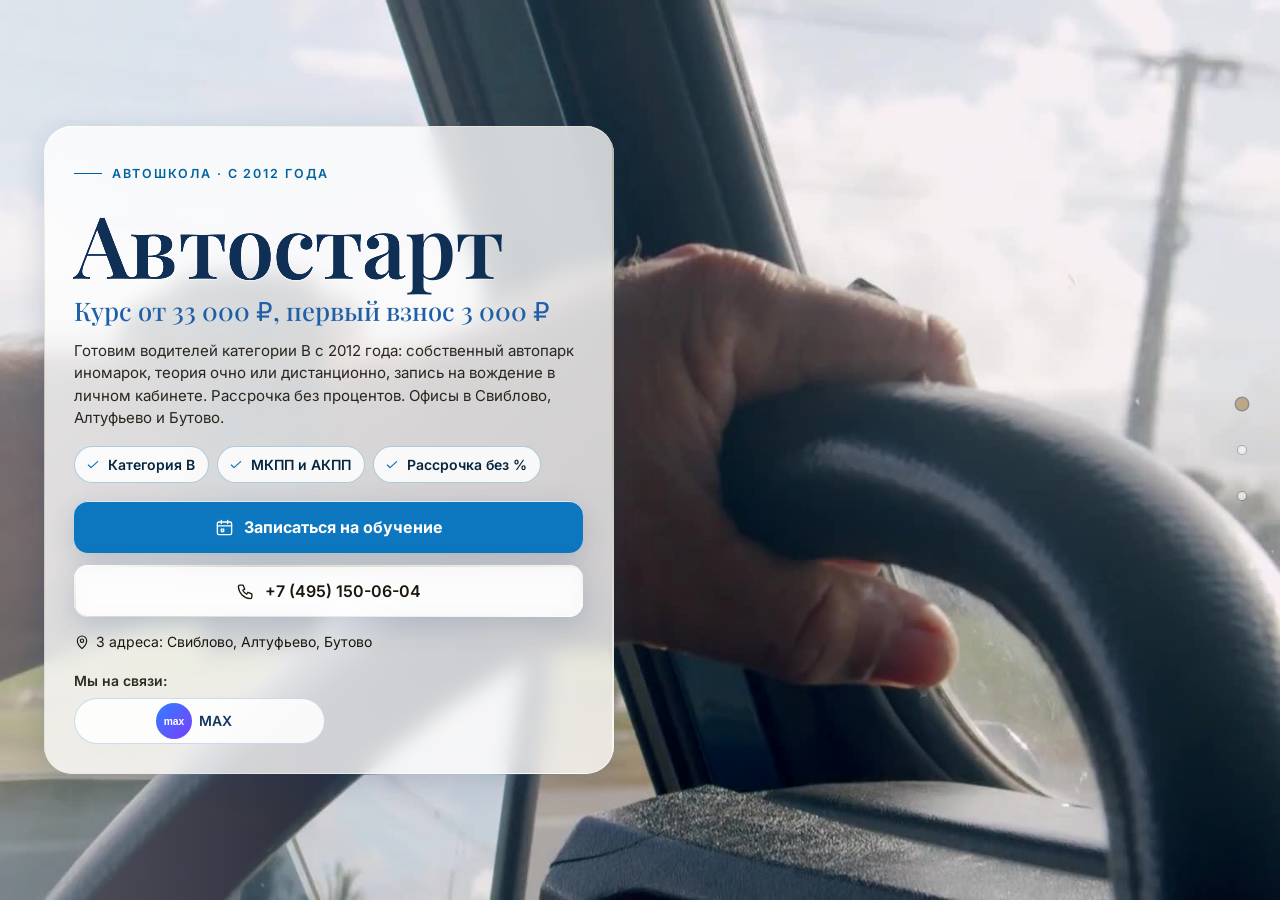
<file: index.html>
<!DOCTYPE html>
<html lang="ru" data-theme="light">
<head>
<meta charset="utf-8">
<meta name="viewport" content="width=device-width, initial-scale=1, viewport-fit=cover">
<title>Автошкола «Автостарт» — права категории B, Свиблово, Алтуфьево, Бутово, Москва, от 33 000 ₽</title>
<meta name="description" content="Автошкола «Автостарт» с 2012 года: категория B, МКПП и АКПП, рассрочка без процентов, первый взнос 3 000 ₽. Свиблово, Алтуфьево, Бутово. Курс — от 33 000 ₽. Телефон +7 (495) 150-06-04.">
<meta name="robots" content="noindex, nofollow, noarchive">
<meta name="geo.region" content="RU-SPE">
<meta name="geo.placename" content="Санкт-Петербург">
<meta name="geo.position" content="59.8944504;30.4585142">
<meta name="ICBM" content="59.8944504, 30.4585142">
<meta property="og:type" content="website">
<meta property="og:locale" content="ru_RU">
<meta property="og:site_name" content="Автошкола «Автостарт»">
<meta property="og:title" content="Автошкола «Автостарт» — права категории B, Свиблово, Алтуфьево, Бутово, Москва, от 33 000 ₽">
<meta property="og:description" content="Автошкола «Автостарт» с 2012 года: категория B, МКПП и АКПП, рассрочка без процентов, первый взнос 3 000 ₽. Свиблово, Алтуфьево, Бутово. Курс — от 33 000 ₽. Телефон +7 (495) 150-06-04.">
<meta name="twitter:card" content="summary_large_image">
<meta name="twitter:title" content="Автошкола «Автостарт» — права категории B, Свиблово, Алтуфьево, Бутово, Москва, от 33 000 ₽">
<meta name="twitter:description" content="Автошкола «Автостарт» с 2012 года: категория B, МКПП и АКПП, рассрочка без процентов, первый взнос 3 000 ₽. Свиблово, Алтуфьево, Бутово. Курс — от 33 000 ₽. Телефон +7 (495) 150-06-04.">
<meta name="theme-color" content="#edf6fc">
<link rel="icon" href="data:image/svg+xml,%3Csvg%20xmlns%3D%22http%3A//www.w3.org/2000/svg%22%20viewBox%3D%220%200%2064%2064%22%3E%3Crect%20width%3D%2264%22%20height%3D%2264%22%20rx%3D%2214%22%20fill%3D%22%231f5fa8%22/%3E%3Ccircle%20cx%3D%2232%22%20cy%3D%2232%22%20r%3D%2217%22%20fill%3D%22none%22%20stroke%3D%22%23fff%22%20stroke-width%3D%225%22/%3E%3Ccircle%20cx%3D%2232%22%20cy%3D%2232%22%20r%3D%225%22%20fill%3D%22%23ffc54d%22/%3E%3C/svg%3E">
<script>document.documentElement.classList.add('js');try{var _i=parseInt(localStorage.getItem('nb_fs2'),10),_f=[1,1.15,1.3,1.5][_i];if(_f)document.documentElement.style.setProperty('--fs',_f)}catch(e){}</script>
<style id="hero-timing">:root{--hero-d:1.2s}</style>
<link rel="preload" as="image" href="img/hero-poster.jpg?v=2" fetchpriority="high">
<!-- шрифты лежат внутри сайта: Google Fonts у российской аудитории режется -->
<style>
@font-face{font-family:'Inter';font-style:normal;font-weight:400;font-display:swap;src:url(assets/fonts/inter-400-cyrillic-ext.woff2) format('woff2');unicode-range:U+0460-052F, U+1C80-1C8A, U+20B4, U+2DE0-2DFF, U+A640-A69F, U+FE2E-FE2F}
@font-face{font-family:'Inter';font-style:normal;font-weight:400;font-display:swap;src:url(assets/fonts/inter-400-cyrillic.woff2) format('woff2');unicode-range:U+0301, U+0400-045F, U+0490-0491, U+04B0-04B1, U+2116}
@font-face{font-family:'Inter';font-style:normal;font-weight:400;font-display:swap;src:url(assets/fonts/inter-400-latin-ext.woff2) format('woff2');unicode-range:U+0100-02BA, U+02BD-02C5, U+02C7-02CC, U+02CE-02D7, U+02DD-02FF, U+0304, U+0308, U+0329, U+1D00-1DBF, U+1E00-1E9F, U+1EF2-1EFF, U+2020, U+20A0-20AB, U+20AD-20C0, U+2113, U+2C60-2C7F, U+A720-A7FF}
@font-face{font-family:'Inter';font-style:normal;font-weight:400;font-display:swap;src:url(assets/fonts/inter-400-latin.woff2) format('woff2');unicode-range:U+0000-00FF, U+0131, U+0152-0153, U+02BB-02BC, U+02C6, U+02DA, U+02DC, U+0304, U+0308, U+0329, U+2000-206F, U+20AC, U+2122, U+2191, U+2193, U+2212, U+2215, U+FEFF, U+FFFD}
@font-face{font-family:'Inter';font-style:normal;font-weight:500;font-display:swap;src:url(assets/fonts/inter-500-cyrillic-ext.woff2) format('woff2');unicode-range:U+0460-052F, U+1C80-1C8A, U+20B4, U+2DE0-2DFF, U+A640-A69F, U+FE2E-FE2F}
@font-face{font-family:'Inter';font-style:normal;font-weight:500;font-display:swap;src:url(assets/fonts/inter-500-cyrillic.woff2) format('woff2');unicode-range:U+0301, U+0400-045F, U+0490-0491, U+04B0-04B1, U+2116}
@font-face{font-family:'Inter';font-style:normal;font-weight:500;font-display:swap;src:url(assets/fonts/inter-500-latin-ext.woff2) format('woff2');unicode-range:U+0100-02BA, U+02BD-02C5, U+02C7-02CC, U+02CE-02D7, U+02DD-02FF, U+0304, U+0308, U+0329, U+1D00-1DBF, U+1E00-1E9F, U+1EF2-1EFF, U+2020, U+20A0-20AB, U+20AD-20C0, U+2113, U+2C60-2C7F, U+A720-A7FF}
@font-face{font-family:'Inter';font-style:normal;font-weight:500;font-display:swap;src:url(assets/fonts/inter-500-latin.woff2) format('woff2');unicode-range:U+0000-00FF, U+0131, U+0152-0153, U+02BB-02BC, U+02C6, U+02DA, U+02DC, U+0304, U+0308, U+0329, U+2000-206F, U+20AC, U+2122, U+2191, U+2193, U+2212, U+2215, U+FEFF, U+FFFD}
@font-face{font-family:'Inter';font-style:normal;font-weight:600;font-display:swap;src:url(assets/fonts/inter-600-cyrillic-ext.woff2) format('woff2');unicode-range:U+0460-052F, U+1C80-1C8A, U+20B4, U+2DE0-2DFF, U+A640-A69F, U+FE2E-FE2F}
@font-face{font-family:'Inter';font-style:normal;font-weight:600;font-display:swap;src:url(assets/fonts/inter-600-cyrillic.woff2) format('woff2');unicode-range:U+0301, U+0400-045F, U+0490-0491, U+04B0-04B1, U+2116}
@font-face{font-family:'Inter';font-style:normal;font-weight:600;font-display:swap;src:url(assets/fonts/inter-600-latin-ext.woff2) format('woff2');unicode-range:U+0100-02BA, U+02BD-02C5, U+02C7-02CC, U+02CE-02D7, U+02DD-02FF, U+0304, U+0308, U+0329, U+1D00-1DBF, U+1E00-1E9F, U+1EF2-1EFF, U+2020, U+20A0-20AB, U+20AD-20C0, U+2113, U+2C60-2C7F, U+A720-A7FF}
@font-face{font-family:'Inter';font-style:normal;font-weight:600;font-display:swap;src:url(assets/fonts/inter-600-latin.woff2) format('woff2');unicode-range:U+0000-00FF, U+0131, U+0152-0153, U+02BB-02BC, U+02C6, U+02DA, U+02DC, U+0304, U+0308, U+0329, U+2000-206F, U+20AC, U+2122, U+2191, U+2193, U+2212, U+2215, U+FEFF, U+FFFD}
@font-face{font-family:'Inter';font-style:normal;font-weight:700;font-display:swap;src:url(assets/fonts/inter-700-cyrillic-ext.woff2) format('woff2');unicode-range:U+0460-052F, U+1C80-1C8A, U+20B4, U+2DE0-2DFF, U+A640-A69F, U+FE2E-FE2F}
@font-face{font-family:'Inter';font-style:normal;font-weight:700;font-display:swap;src:url(assets/fonts/inter-700-cyrillic.woff2) format('woff2');unicode-range:U+0301, U+0400-045F, U+0490-0491, U+04B0-04B1, U+2116}
@font-face{font-family:'Inter';font-style:normal;font-weight:700;font-display:swap;src:url(assets/fonts/inter-700-latin-ext.woff2) format('woff2');unicode-range:U+0100-02BA, U+02BD-02C5, U+02C7-02CC, U+02CE-02D7, U+02DD-02FF, U+0304, U+0308, U+0329, U+1D00-1DBF, U+1E00-1E9F, U+1EF2-1EFF, U+2020, U+20A0-20AB, U+20AD-20C0, U+2113, U+2C60-2C7F, U+A720-A7FF}
@font-face{font-family:'Inter';font-style:normal;font-weight:700;font-display:swap;src:url(assets/fonts/inter-700-latin.woff2) format('woff2');unicode-range:U+0000-00FF, U+0131, U+0152-0153, U+02BB-02BC, U+02C6, U+02DA, U+02DC, U+0304, U+0308, U+0329, U+2000-206F, U+20AC, U+2122, U+2191, U+2193, U+2212, U+2215, U+FEFF, U+FFFD}
@font-face{font-family:'Playfair Display';font-style:normal;font-weight:500;font-display:swap;src:url(assets/fonts/playfair-display-500-cyrillic.woff2) format('woff2');unicode-range:U+0301, U+0400-045F, U+0490-0491, U+04B0-04B1, U+2116}
@font-face{font-family:'Playfair Display';font-style:normal;font-weight:500;font-display:swap;src:url(assets/fonts/playfair-display-500-latin-ext.woff2) format('woff2');unicode-range:U+0100-02BA, U+02BD-02C5, U+02C7-02CC, U+02CE-02D7, U+02DD-02FF, U+0304, U+0308, U+0329, U+1D00-1DBF, U+1E00-1E9F, U+1EF2-1EFF, U+2020, U+20A0-20AB, U+20AD-20C0, U+2113, U+2C60-2C7F, U+A720-A7FF}
@font-face{font-family:'Playfair Display';font-style:normal;font-weight:500;font-display:swap;src:url(assets/fonts/playfair-display-500-latin.woff2) format('woff2');unicode-range:U+0000-00FF, U+0131, U+0152-0153, U+02BB-02BC, U+02C6, U+02DA, U+02DC, U+0304, U+0308, U+0329, U+2000-206F, U+20AC, U+2122, U+2191, U+2193, U+2212, U+2215, U+FEFF, U+FFFD}
@font-face{font-family:'Playfair Display';font-style:normal;font-weight:600;font-display:swap;src:url(assets/fonts/playfair-display-600-cyrillic.woff2) format('woff2');unicode-range:U+0301, U+0400-045F, U+0490-0491, U+04B0-04B1, U+2116}
@font-face{font-family:'Playfair Display';font-style:normal;font-weight:600;font-display:swap;src:url(assets/fonts/playfair-display-600-latin-ext.woff2) format('woff2');unicode-range:U+0100-02BA, U+02BD-02C5, U+02C7-02CC, U+02CE-02D7, U+02DD-02FF, U+0304, U+0308, U+0329, U+1D00-1DBF, U+1E00-1E9F, U+1EF2-1EFF, U+2020, U+20A0-20AB, U+20AD-20C0, U+2113, U+2C60-2C7F, U+A720-A7FF}
@font-face{font-family:'Playfair Display';font-style:normal;font-weight:600;font-display:swap;src:url(assets/fonts/playfair-display-600-latin.woff2) format('woff2');unicode-range:U+0000-00FF, U+0131, U+0152-0153, U+02BB-02BC, U+02C6, U+02DA, U+02DC, U+0304, U+0308, U+0329, U+2000-206F, U+20AC, U+2122, U+2191, U+2193, U+2212, U+2215, U+FEFF, U+FFFD}
/* ===== Notary site — generator stylesheet (light warm base, dark theme by toggle) ===== */
:root{
  --p100:#665230; --p90:#97825e; --p80:#bba887; --p70:#c2b9a9; --p50:#dad5ce; --p40:#e0dedb;
  --p30:#eeece9; --p20:#f1f1f0; --p10:#f8f8f8; --n100:#0e0f11; --n90:#3c404b; --n10:#fff;

  --bg:var(--p10); --bg2:var(--p20); --bg3:var(--p30); --card:var(--n10); --text:var(--n100); --muted:var(--n90);
  --line:var(--p50); --line2:var(--p40); --accent:var(--p90); --accent-d:var(--p100); --accent-l:var(--p80); --accent-soft:var(--p30);
  --on-accent:#fff; --shadow:0 1px 10px rgba(51,51,51,.10); --shadow-lg:0 12px 40px rgba(30,24,10,.14);
  --hero-ov1:rgba(14,15,17,.72); --hero-ov2:rgba(14,15,17,.30); --sec-ov:rgba(248,248,248,.72);
  --ok:#2e8b57; --bad:#b4453b;
  /* те же цвета составляющими: rgba() понимают все браузеры, color-mix() — нет */
  --bg-rgb:248,248,248; --card-rgb:255,255,255; --accent-rgb:151,130,94; --ok-rgb:46,139,87;

  --zc:var(--fs); --fs:1; --vwu:calc(1vw / var(--fs)); --vhu:calc(1vh / var(--fs));   /* масштаб текста (А−/А+) и «честные» vw/vh под ним */
  --hdr-h:68px; --bar-h:70px; --vh:calc(100*var(--vhu)); --gap:24px; --radius:14px; --radius-s:10px;
  --font:"Inter",Tahoma,Arial,sans-serif; --serif:"Playfair Display",Georgia,"Times New Roman",serif;
  --ease:cubic-bezier(.65,.05,.36,1); --speed:520ms;
}
html[data-theme="dark"]{
  --bg:#17150f; --bg2:#1d1a13; --bg3:#252117; --card:#221e15; --text:#f1ebdf; --muted:#b9ae98;
  --line:#3a3325; --line2:#2f2a1e; --accent:#c9b17f; --accent-d:#e0cf9f; --accent-l:#8d7b58; --accent-soft:#2a251a;
  --on-accent:#17150f; --shadow:0 1px 12px rgba(0,0,0,.45); --shadow-lg:0 14px 40px rgba(0,0,0,.55);
  --hero-ov1:rgba(10,9,6,.80); --hero-ov2:rgba(10,9,6,.40); --sec-ov:rgba(16,15,12,.76);
  --bg-rgb:23,21,15; --card-rgb:34,30,21; --accent-rgb:201,177,127;
}

*,*::before,*::after{box-sizing:border-box}
/* А−/А+: весь сайт — шапка, плашки, меню, формы, окна — растёт пропорционально, как при увеличении масштаба в браузере */
html{-webkit-text-size-adjust:100%;scroll-behavior:auto;zoom:var(--fs,1)}
html,body{height:100%;margin:0;overflow:hidden;background:var(--bg);color:var(--text);
  font-family:var(--font);font-size:16px;line-height:1.55;-webkit-font-smoothing:antialiased}
body{overscroll-behavior:none;position:relative}
a{color:inherit;text-decoration:none}
img{display:block;max-width:100%}
button{font:inherit;color:inherit;background:none;border:0;padding:0;cursor:pointer}
input,select,textarea{font:inherit;color:inherit}
h1,h2,h3,h4,p{margin:0}
ul{margin:0;padding:0;list-style:none}
svg{display:block}
.ico{width:22px;height:22px;stroke:currentColor;fill:none;stroke-width:1.7;stroke-linecap:round;stroke-linejoin:round;flex:none}
.vh{position:absolute!important;width:1px;height:1px;overflow:hidden;clip:rect(0 0 0 0);white-space:nowrap}

/* ---------- typography helpers ---------- */
.kicker{display:inline-flex;align-items:center;gap:10px;font-size:13px;font-weight:600;letter-spacing:.14em;text-transform:uppercase;color:var(--accent)}
.kicker::before{content:"";width:28px;height:1px;background:var(--accent)}
.h2{font-size:clamp(26px,calc(3.2*var(--vwu,1vw)),40px);font-weight:600;letter-spacing:-.02em;line-height:1.12;margin-top:10px}
.lead{color:var(--muted);font-size:17px;max-width:640px;margin-top:12px}
.sec-head{margin-bottom:28px}
#contacts .sec-head{margin-bottom:18px}

/* ---------- buttons ---------- */
.btn{display:inline-flex;align-items:center;justify-content:center;gap:10px;min-height:48px;padding:0 22px;border-radius:999px;
  font-weight:600;font-size:15px;line-height:1;border:1.5px solid transparent;transition:background .25s,color .25s,border-color .25s,transform .2s,box-shadow .25s;white-space:nowrap}
.btn:active{transform:translateY(1px)}
.btn-primary{background:var(--accent-d);color:var(--on-accent);border-color:var(--accent-d)}
.btn-primary:hover{background:var(--accent);border-color:var(--accent);color:#fff}
html[data-theme="dark"] .btn-primary:hover{color:#17150f}
.btn-ghost{border-color:var(--line);color:var(--text);background:var(--card)}
.btn-ghost:hover{border-color:var(--accent);color:var(--accent-d)}
.btn-light{background:rgba(255,255,255,.14);color:#fff;border-color:rgba(255,255,255,.55);backdrop-filter:blur(6px)}
.btn-light:hover{background:#fff;color:var(--n100)}
.btn-white{background:#fff;color:var(--n100);border-color:#fff}
.btn-white:hover{background:var(--p30);border-color:var(--p30)}
.btn .ico{width:18px;height:18px}
.btn-sm{min-height:44px;padding:0 16px;font-size:14px}

/* ---------- header ---------- */
.hdr{position:fixed;top:0;left:0;right:0;height:var(--hdr-h);z-index:200;display:flex;align-items:center;
  zoom:calc(1 / var(--zc,1)); --vwu:1vw; --vhu:1vh;   /* А−/А+ шапку не трогают: она всегда как при 100 % (страница в zoom, шапка — встречный zoom) */
  background:rgba(var(--bg-rgb),.88);backdrop-filter:blur(12px);-webkit-backdrop-filter:blur(12px);
  border-bottom:1px solid var(--line2);transition:background .3s}
.hdr-in{width:100%;max-width:1280px;margin:0 auto;padding:0 28px;display:flex;align-items:center;gap:24px}
.brand{display:flex;align-items:center;gap:12px;min-width:0;min-height:44px}
.mono-img{object-fit:contain;background:#fff;padding:2px;box-sizing:border-box}
.mono{width:42px;height:42px;border-radius:12px;background:var(--accent-d);color:var(--on-accent);display:grid;place-items:center;
  font-family:var(--serif);font-size:20px;font-weight:600;flex:none;letter-spacing:.02em}
.brand-t{display:flex;flex-direction:column;line-height:1.15;min-width:0}
.brand-n{font-weight:600;font-size:15px;white-space:nowrap;overflow:hidden;text-overflow:ellipsis}
.brand-s{font-size:13px;color:var(--muted);white-space:nowrap;overflow:hidden;text-overflow:ellipsis}
.nav{display:flex;align-items:center;gap:4px;margin-left:auto}
.nav > li{position:relative}
.nav-a{display:inline-flex;align-items:center;gap:6px;min-height:44px;padding:10px 12px;border-radius:8px;font-size:14px;font-weight:500;color:var(--text);opacity:.8;transition:opacity .2s,background .2s}
.nav-a:hover,.nav-a.cur,.nav > li.open > .nav-a{opacity:1;background:var(--bg3)}
.nav-a .chev{width:14px;height:14px;transition:transform .25s}
.nav > li.open > .nav-a .chev{transform:rotate(180deg)}
.hdr-tools{display:flex;align-items:center;gap:6px;margin-left:8px}
.tool{width:44px;height:44px;border-radius:10px;display:grid;place-items:center;color:var(--text);opacity:.8;transition:background .2s,opacity .2s}
.tool:hover{background:var(--bg3);opacity:1}
.tool .ico{width:20px;height:20px}
.tool-lang{width:auto;padding:0 10px;gap:6px;font-size:13px;font-weight:600;letter-spacing:.04em;display:flex;align-items:center}
.lang-wrap{position:relative}
.lang-dd{position:absolute;right:0;top:calc(100% + 8px);background:var(--card);border:1px solid var(--line);border-radius:12px;box-shadow:var(--shadow-lg);
  padding:6px;min-width:190px;display:none;z-index:210}
.lang-wrap.open .lang-dd{display:block}
.lang-dd button,.lang-dd a{display:flex;width:100%;align-items:center;gap:10px;min-height:44px;padding:9px 12px;border-radius:8px;font-size:14px;text-align:left}
.lang-dd button:hover,.lang-dd a:hover{background:var(--bg3)}
.lang-dd button.cur,.lang-dd a.cur{color:var(--accent-d);font-weight:600}
.lang-dd b{font-size:13px;letter-spacing:.08em;width:26px;color:var(--muted)}
.hdr-book{margin-left:4px}
.burger{display:none}
.moon,.sun{display:none}
html[data-theme="dark"] .sun{display:block}
html:not([data-theme="dark"]) .moon{display:block}

/* mega menu */
.mega{position:absolute;left:50%;top:calc(100% + 10px);transform:translateX(-50%);width:min(980px,calc(calc(100*var(--vwu,1vw)) - 40px));
  background:var(--card);border:1px solid var(--line);border-radius:16px;box-shadow:var(--shadow-lg);padding:20px;display:none;z-index:210}
.nav > li.open > .mega{display:block}
.mega-head{display:flex;justify-content:space-between;align-items:baseline;gap:16px;padding:0 6px 14px;border-bottom:1px solid var(--line2);margin-bottom:12px}
.mega-head b{font-size:14px}
.mega-head span{font-size:13px;color:var(--muted)}
.mega-grid{display:grid;grid-template-columns:repeat(2,1fr);gap:4px}
.mega-it{display:flex;gap:12px;align-items:flex-start;padding:10px 12px;border-radius:10px;text-align:left;width:100%;transition:background .2s}
.mega-it:hover{background:var(--bg3)}
.mega-it .cic{width:38px;height:38px;border-radius:10px;background:var(--accent-soft);color:var(--accent-d);display:grid;place-items:center;flex:none}
.mega-it .cic .ico{width:20px;height:20px}
.mega-it b{display:block;font-size:14px;font-weight:600}
.mega-it small{display:block;font-size:13px;color:var(--muted);line-height:1.35;margin-top:2px}
.mega-it em{font-style:normal;font-size:13px;color:var(--accent);margin-top:3px;display:block}

/* mobile menu */
.mmenu{position:fixed;top:calc(var(--hdr-h) / var(--zc,1));left:0;right:0;bottom:var(--bar-h);z-index:190;background:var(--bg);overflow-y:auto;padding:14px 18px 30px;display:none}
.mmenu.open{display:block}
.mmenu a,.mmenu .macc > button{display:flex;align-items:center;justify-content:space-between;width:100%;padding:14px 6px;border-bottom:1px solid var(--line2);font-size:17px;font-weight:500;text-align:left}
.mmenu .macc > button .chev{width:18px;height:18px;transition:transform .25s}
.mmenu .macc.open > button .chev{transform:rotate(180deg)}
.mmenu .macc-list{display:none;padding:4px 0 8px}
.mmenu .macc.open .macc-list{display:block}
.mmenu .macc-list button{display:flex;align-items:center;gap:12px;width:100%;padding:11px 8px;border-radius:10px;text-align:left;font-size:15px}
.mmenu .macc-list button:hover{background:var(--bg3)}
.mmenu .macc-list .cic{width:32px;height:32px;border-radius:8px;background:var(--accent-soft);color:var(--accent-d);display:grid;place-items:center;flex:none}
.mmenu .macc-list .cic .ico{width:17px;height:17px}
.mmenu-foot{display:flex;flex-wrap:wrap;gap:8px;margin-top:18px}
.mmenu-foot .btn{flex:1}

/* ---------- full-page scroller ---------- */
.fp{position:relative;width:100%;height:var(--vh);overflow:hidden}
.fp-track{will-change:transform;transition:transform var(--speed) var(--ease)}
.fp-track.no-anim{transition:none}
.sec{position:relative;height:var(--vh);width:100%;overflow:hidden}
.sec-scroll{height:100%;overflow-y:auto;overflow-x:hidden;display:flex;flex-direction:column;
  padding:calc(var(--hdr-h) / var(--zc,1) + 20px) 28px calc(var(--bar-h) + 96px);-webkit-overflow-scrolling:touch;scrollbar-width:thin;scrollbar-color:var(--line) transparent}
.wrap{margin:auto;width:100%;max-width:1180px}
.sec-alt{background:var(--bg2)}

/* reveal animation */
.rv{opacity:0;transform:translateY(18px);transition:opacity .7s ease,transform .7s ease;transition-delay:calc(var(--i,0) * 90ms)}
.sec.active .rv{opacity:1;transform:none}

/* side dots */
.dots{position:fixed;right:16px;top:50%;transform:translateY(-50%);z-index:150;display:flex;flex-direction:column;gap:2px}
.dots button{position:relative;width:44px;height:44px;display:grid;place-items:center}
.dots button::after{content:"";width:8px;height:8px;border-radius:50%;background:var(--muted);opacity:.45;transition:transform .25s,opacity .25s,background .25s}
.dots button:hover::after{opacity:.9}
.dots button.cur::after{background:var(--accent);opacity:1;transform:scale(1.5)}
.dots button span{position:absolute;right:32px;top:50%;transform:translateY(-50%) translateX(6px);background:var(--n100);color:#fff;font-size:13px;
  padding:5px 10px;border-radius:6px;white-space:nowrap;opacity:0;pointer-events:none;transition:opacity .2s,transform .2s}
.dots button:hover span{opacity:1;transform:translateY(-50%)}
.sec-hero ~ .dots{color:#fff}
body[data-sec="0"] .dots button::after{background:#fff}
body[data-sec="0"] .dots button.cur::after{background:var(--p80)}

.sec:not(.sec-hero) .sec-scroll{position:relative;z-index:1}

.status{display:inline-flex;align-items:center;gap:8px;padding:8px 14px 8px 10px;border-radius:999px;background:rgba(255,255,255,.12);border:1px solid rgba(255,255,255,.28);font-size:13px;backdrop-filter:blur(6px)}
.status i{width:9px;height:9px;border-radius:50%;background:#7bd389;box-shadow:0 0 0 3px rgba(123,211,137,.28)}
.status.closed i{background:#f08a7e;box-shadow:0 0 0 3px rgba(240,138,126,.28)}
.status.soon i{background:#f0c674;box-shadow:0 0 0 3px rgba(240,198,116,.28)}
.status span{opacity:.85}
.addr-link{display:inline-flex;align-items:center;gap:6px;border-bottom:1px solid currentColor;padding:13px 0 14px;margin:-13px 0 -14px;transition:color .2s}
.addr-link:hover{color:var(--accent)}
.addr-link .ico{width:16px;height:16px}

/* ---------- services ---------- */
.svc-grid{display:grid;grid-template-columns:repeat(5,1fr);gap:14px}
.svc{display:flex;flex-direction:column;align-items:flex-start;gap:10px;padding:18px 16px 16px;border-radius:var(--radius);background:var(--card);border:1px solid var(--line2);
  text-align:left;min-height:170px;transition:transform .25s,box-shadow .25s,border-color .25s;position:relative}
.svc:hover{transform:translateY(-3px);box-shadow:var(--shadow-lg);border-color:var(--accent-l)}
.svc .cic{width:44px;height:44px;border-radius:12px;background:var(--accent-soft);color:var(--accent-d);display:grid;place-items:center}
.svc b{font-size:15px;font-weight:600;line-height:1.3}
.svc small{font-size:13px;color:var(--muted);line-height:1.35}
.svc em{font-style:normal;font-size:13px;color:var(--accent);margin-top:auto;padding-top:6px;display:inline-flex;align-items:center;gap:4px}
.svc em .ico{width:12px;height:12px}

/* ---------- about ---------- */
.about{display:grid;grid-template-columns:1.15fr .85fr;gap:48px;align-items:start}
.about-txt p{color:var(--muted);margin-top:14px;font-size:16px}
.about-txt p:first-of-type{color:var(--text)}
.quote{margin-top:22px;padding:16px 20px;border-left:3px solid var(--accent);background:var(--card);border-radius:0 12px 12px 0;font-family:var(--serif);font-size:18px;line-height:1.45;color:var(--text)}
.creds{display:grid;gap:10px}
.cred{display:flex;gap:14px;align-items:center;padding:14px 16px;border-radius:12px;background:var(--card);border:1px solid var(--line2)}
.cred .cic{width:40px;height:40px;border-radius:10px;background:var(--accent-soft);color:var(--accent-d);display:grid;place-items:center;flex:none}
.cred .cic .ico{width:20px;height:20px}
.cred small{display:block;font-size:13px;color:var(--muted);text-transform:uppercase;letter-spacing:.06em}
.cred b{display:block;font-size:15px;font-weight:600;line-height:1.3}
.chips{display:flex;flex-wrap:wrap;gap:8px;margin-top:16px}
.chips li{padding:8px 14px;border-radius:999px;border:1px solid var(--accent-l);color:var(--accent-d);font-size:13.5px;font-weight:500;background:var(--card)}
.strong-lbl{margin-top:22px;font-size:13px;text-transform:uppercase;letter-spacing:.1em;color:var(--muted)}

/* ---------- how ---------- */
.steps{display:grid;grid-template-columns:repeat(5,1fr);gap:16px;position:relative;margin-top:14px}
.steps::before{content:"";position:absolute;left:8%;right:8%;top:30px;height:1px;background:var(--line)}
.step{position:relative;padding:0 8px}
.step-n{width:60px;height:60px;border-radius:50%;background:var(--card);border:1.5px solid var(--accent-l);color:var(--accent-d);display:grid;place-items:center;
  font-family:var(--serif);font-size:24px;font-weight:600;position:relative;z-index:1;transition:background .4s,color .4s}
.sec.active .step-n{animation:pop .6s var(--ease) both;animation-delay:calc(var(--i) * 140ms + 150ms)}
@keyframes pop{0%{transform:scale(.6);opacity:0}60%{transform:scale(1.08);opacity:1}100%{transform:scale(1)}}
.step b{display:block;margin-top:16px;font-size:17px;font-weight:600}
.step p{color:var(--muted);font-size:14.5px;margin-top:6px}

/* ---------- reviews ---------- */
.reviews{display:grid;grid-template-columns:300px 1fr;gap:28px;align-items:start}
.rsum{background:var(--card);border:1px solid var(--line2);border-radius:var(--radius);padding:26px 24px;text-align:center}
.rsum .big{font-family:var(--serif);font-size:64px;line-height:1;font-weight:500;color:var(--accent-d)}
.stars{display:inline-flex;gap:3px;--fill:100%}
.stars svg{width:20px;height:20px}
.stars .st{fill:var(--line);stroke:none}
.stars .st.on{fill:#e7b73b}
.stars .st.half{fill:url(#halfgrad)}
.rsum .stars{margin-top:8px}
.rsum p{color:var(--muted);font-size:13.5px;margin-top:10px;line-height:1.4}
.rsum .btn{margin-top:16px;width:100%}
.rsum .gis{display:block;margin:10px 0 -14px;padding:14px 0;font-size:13px;color:var(--accent-d);text-decoration:underline;text-underline-offset:3px}
.rgrid{display:grid;grid-template-columns:repeat(2,1fr);gap:14px}
.rev{background:var(--card);border:1px solid var(--line2);border-radius:var(--radius);padding:20px;display:flex;flex-direction:column;gap:10px}
.rev .stars svg{width:15px;height:15px}
.rev p{font-size:14.5px;line-height:1.5;flex:1}
.rev p::before{content:"“";font-family:var(--serif);color:var(--accent);font-size:22px;line-height:0;margin-right:4px;vertical-align:-6px}
.rev-meta{display:flex;flex-wrap:wrap;justify-content:space-between;gap:4px 10px;align-items:baseline;font-size:13px;color:var(--muted)}
.rev-meta b{color:var(--text);font-weight:600}
.rev-src{display:inline-flex;align-items:center;gap:5px;white-space:nowrap;margin-left:auto}
.rev-src i{width:6px;height:6px;border-radius:50%;background:var(--accent)}
.rev-sample{color:var(--muted);font-style:italic;opacity:.85}
.rev-real{color:var(--accent-d);font-weight:600}
.rev-real i{background:var(--ok)}
.rev-is-real{border-color:var(--accent-l)}
.demo-note{margin-top:14px;max-width:760px;font-size:13.5px;line-height:1.45;color:var(--muted);background:var(--accent-soft);
  border-left:3px solid var(--accent);border-radius:0 8px 8px 0;padding:8px 12px}
.rnote{margin-top:14px;font-size:13px;color:var(--muted)}

/* ---------- faq ---------- */
.faq{display:grid;grid-template-columns:1fr 1fr;gap:0 32px;align-items:start}
.faq-col{display:flex;flex-direction:column}
.fq{border-bottom:1px solid var(--line)}
.fq > button{display:flex;width:100%;align-items:center;justify-content:space-between;gap:16px;min-height:44px;padding:16px 4px;text-align:left;font-weight:600;font-size:15.5px;line-height:1.35}
.fq > button .pl{width:26px;height:26px;border-radius:50%;border:1px solid var(--line);display:grid;place-items:center;flex:none;color:var(--accent-d);transition:transform .3s,background .3s}
.fq > button .pl .ico{width:14px;height:14px}
.fq.open > button .pl{transform:rotate(45deg);background:var(--accent-soft)}
.fq-a{display:grid;grid-template-rows:0fr;transition:grid-template-rows .35s var(--ease)}
.fq.open .fq-a{grid-template-rows:1fr}
.fq-a > div{overflow:hidden}
.fq-a p{color:var(--muted);font-size:14.5px;padding:0 4px 16px;line-height:1.55}
.fq-a .faq-note{font-size:13px;color:var(--accent-d);padding-bottom:6px}
.fq-a .faq-note:empty{display:none}

/* ---------- contacts ---------- */
.contacts{display:grid;grid-template-columns:1fr 1.05fr 1fr;gap:18px;align-items:stretch}
.contacts .cbox{padding:16px 18px}
.cbox{background:var(--card);border:1px solid var(--line2);border-radius:var(--radius);padding:20px}
.cl{display:grid;gap:12px}
.cl li{display:flex;gap:12px;align-items:flex-start}
.cl .cic{width:36px;height:36px;border-radius:10px;background:var(--accent-soft);color:var(--accent-d);display:grid;place-items:center;flex:none}
.cl .cic .ico{width:18px;height:18px}
.cl small{display:block;font-size:13px;color:var(--muted);text-transform:uppercase;letter-spacing:.06em}
.cl b{display:block;font-weight:500;font-size:15px;line-height:1.4}
.cl a.tel,.cl a.mail{display:block;padding:14px 0;margin:-14px 0}
.cl a.tel:hover,.cl a.mail:hover{color:var(--accent-d)}
.hours-link{display:inline-block;font-size:13px;color:var(--accent-d);text-decoration:underline;text-underline-offset:3px;padding:14px 0;margin:-14px 0}
.cl .msgs{display:flex;gap:8px;margin-top:4px;flex-wrap:wrap}
.cl .msgs a{display:inline-flex;align-items:center;gap:6px;padding:6px 10px;border-radius:8px;border:1px solid var(--line);font-size:13px;min-height:44px}
.cl .msgs a .ico{width:16px;height:16px}
.mapbox{display:flex;flex-direction:column;gap:12px;padding:12px}
.map{flex:1;min-height:280px;border-radius:10px;overflow:hidden;border:1px solid var(--line);background:var(--bg3);position:relative}
.map iframe{width:100%;height:100%;border:0;position:absolute;inset:0}
.map-actions{display:flex;gap:8px;flex-wrap:wrap}
.map-actions .btn{flex:1;min-height:44px;font-size:14px;padding:0 12px}

/* form */
.form h3{font-size:19px;font-weight:600}
.form .fdesc{color:var(--muted);font-size:13.5px;margin-top:6px}
.fg{display:grid;gap:8px;margin-top:12px}
.f2{display:grid;grid-template-columns:1fr 1fr;gap:10px}
.fld{display:flex;flex-direction:column;gap:4px}
.fld label{font-size:13px;color:var(--muted);font-weight:500}
.fld input,.fld select,.fld textarea{width:100%;background:var(--bg);border:1px solid var(--line);border-radius:10px;padding:8px 12px;font-size:14px;transition:border-color .2s,box-shadow .2s;min-height:44px}
.fld textarea{min-height:48px;resize:vertical}
.fld input:focus,.fld select:focus,.fld textarea:focus{outline:0;border-color:var(--accent);box-shadow:0 0 0 3px rgba(var(--accent-rgb),.22)}
.fld.err input,.fld.err select{border-color:var(--bad)}
.ferr{font-size:13px;color:var(--bad);display:none}
.fld.err .ferr{display:block}
.fnote{font-size:13px;color:var(--muted);margin-top:8px;line-height:1.4}
.fok{display:none;margin-top:10px;padding:10px 12px;border-radius:10px;background:rgba(var(--ok-rgb),.12);color:var(--ok);font-size:13.5px}
.fok.show{display:block}

.foot{margin-top:18px;padding-top:12px;padding-left:250px;flex-wrap:nowrap;align-items:flex-start;border-top:1px solid var(--line2);display:flex;justify-content:space-between;gap:16px;flex-wrap:wrap;font-size:13px;color:var(--muted)}
.foot p{max-width:none}
.foot .fl{white-space:nowrap;flex:none}
.foot .fl a{margin-left:14px;padding:14px 0;margin-top:-14px;margin-bottom:-14px;display:inline-block;min-width:44px;text-align:center;text-decoration:underline;text-underline-offset:3px}

/* ---------- bottom bar ---------- */
.bar{position:fixed;inset:auto 0 0;z-index:300;background:var(--card);box-shadow:0 -1px 10px rgba(51,51,51,.1);border-top:1px solid var(--line2);
  padding:6px 0;padding-bottom:calc(6px + env(safe-area-inset-bottom,0px))}
.bar-in{display:flex;justify-content:space-around;align-items:center;max-width:1080px;margin:0 auto}
.bi{display:flex;flex-direction:column;align-items:center;gap:5px;padding:8px 24px;border-radius:10px;font-size:13.5px;line-height:1;color:var(--text);opacity:.65;
  transition:opacity .3s,background .3s,color .3s;flex:1;max-width:190px;min-width:0}
.bi span{white-space:nowrap;max-width:100%;overflow:hidden;text-overflow:ellipsis}
.bi .ico{width:24px;height:24px}
.bi:hover{opacity:1;background:var(--bg3)}
.bi.cur{opacity:1;color:var(--accent-d)}


/* ---------- modals ---------- */
.modal{position:fixed;inset:0;z-index:400;background:rgba(14,15,17,.62);display:none;align-items:center;justify-content:center;padding:20px}
.modal.open{display:flex}
.mbox{background:var(--card);color:var(--text);border-radius:18px;width:100%;max-width:560px;max-height:min(calc(86*var(--vhu,1vh)),860px);overflow:auto;padding:26px 26px 22px;position:relative;box-shadow:var(--shadow-lg);
  animation:mup .3s var(--ease)}
@keyframes mup{from{opacity:0;transform:translateY(16px) scale(.98)}to{opacity:1;transform:none}}
.mbox-lg{max-width:760px}
.mclose{position:absolute;top:12px;right:12px;width:44px;height:44px;border-radius:50%;display:grid;place-items:center;color:var(--muted)}
.mclose:hover{background:var(--bg3);color:var(--text)}
.mbox h3{font-size:22px;font-weight:600;padding-right:36px}
.mbox .msub{color:var(--muted);font-size:14px;margin-top:4px}
.hours-t{width:100%;border-collapse:collapse;margin-top:16px;font-size:15px}
.hours-t td{padding:9px 6px;border-bottom:1px solid var(--line2)}
.hours-t td:last-child{text-align:right;font-weight:500;white-space:nowrap}
.hours-t tr.today td{color:var(--accent-d);font-weight:600}
.hours-t tr.today td:first-child::after{content:" · " attr(data-today);font-weight:400;font-size:13px;color:var(--muted)}
.hours-t tr.off td:last-child{color:var(--muted);font-weight:400}
.mnote{margin-top:14px;padding:12px 14px;border-radius:10px;background:var(--bg2);font-size:13.5px;color:var(--muted)}
.mnote b{display:block;color:var(--text);margin-bottom:3px;font-size:13px}
.mcontacts{display:flex;flex-wrap:wrap;gap:8px;margin-top:14px}
.mcontacts a{display:inline-flex;align-items:center;gap:7px;min-height:44px;padding:9px 13px;border-radius:10px;border:1px solid var(--line);font-size:13.5px}
.mcontacts a .ico{width:16px;height:16px}
.mcontacts a:hover{border-color:var(--accent)}
/* способы записи: позвонить, написать на почту, заказать обратный звонок */
.bk-opts{display:grid;gap:10px;margin-top:14px}
.bk-opt{display:flex;align-items:center;gap:14px;min-height:60px;padding:10px 16px;border-radius:14px;border:1px solid var(--line);background:var(--bg3);color:var(--text);font-size:16px;font-weight:600;text-align:left;text-decoration:none;transition:border-color .2s,background .2s}
.bk-opt:hover{border-color:var(--accent);background:var(--accent-soft)}
.bk-opt .ico{width:24px;height:24px;color:var(--accent-d);flex:none}
.bk-opt small{display:block;font-weight:400;font-size:13px;color:var(--muted);margin-top:1px}
.mbox-book{max-width:440px}
/* оплата значками, подпись у общего телефона */
.pay-pills{display:flex;flex-wrap:wrap;gap:6px;margin-top:5px}
.pay-pill{display:inline-flex;align-items:center;gap:6px;padding:4px 11px 4px 9px;border-radius:999px;border:1px solid var(--line);background:var(--bg3);font-size:13px;font-weight:600;line-height:1.3;white-space:nowrap}
.pay-pill .ico{width:15px;height:15px;color:var(--accent-d)}
.pay-pill.pay-logo{background:#fff;border-color:rgba(0,0,0,.12);padding:3px 11px;min-height:28px}
.pay-pill.pay-logo img{display:block;height:17px;width:auto}
.pay-pill.pay-logo img[src$="sbp.svg"]{height:20px}

.brand-t{display:flex;flex-direction:column;justify-content:center;gap:2px;line-height:1.1;min-width:0}
.brand-s{display:block;font-size:10.5px;font-weight:600;letter-spacing:.16em;text-transform:uppercase;color:var(--muted);white-space:nowrap;overflow:visible;text-overflow:clip}
.brand-n{font-size:16px;font-weight:600;white-space:nowrap;overflow:visible;text-overflow:clip}
.nav-a{white-space:nowrap}
#navServices{position:static}
.mega{max-height:calc(calc(100*var(--vhu,1vh)) - var(--hdr-h) - 24px);overflow-y:auto;top:calc(100% + 6px);width:min(980px,calc(calc(100*var(--vwu,1vw)) - 32px))}
@media screen and (max-width:760px){.mega-grid{grid-template-columns:1fr}}
@media screen and (max-width:479px){.brand-t{display:flex}.brand-s{font-size:9px;letter-spacing:.14em}.brand-n{font-size:12.5px;white-space:normal;line-height:1.12}}
.bk-inline{grid-template-columns:repeat(3,1fr);gap:8px}
.bk-inline .bk-opt{flex-direction:column;justify-content:center;gap:5px;min-height:76px;padding:9px 6px;font-size:13.5px;text-align:center;line-height:1.2}
.bk-inline .bk-opt .ico{width:22px;height:22px}
.bk-inline .bk-opt small{display:none}
/* services modal */
.svc-list{margin-top:16px;display:grid;grid-template-columns:1fr 1fr;gap:6px}
.svc-list button{display:flex;gap:10px;align-items:center;width:100%;min-height:44px;text-align:left;padding:10px 12px;border-radius:10px;font-size:14px;line-height:1.35;border:1px solid var(--line2);background:var(--bg)}
.svc-list button:hover{border-color:var(--accent);background:var(--accent-soft)}
.svc-list button .ico{width:16px;height:16px;color:var(--accent);margin-top:2px}
.mhint{font-size:13px;color:var(--muted);margin-top:12px}
.mhead{display:flex;gap:14px;align-items:center;padding-right:36px}
.mhead .cic{width:48px;height:48px;border-radius:12px;background:var(--accent-soft);color:var(--accent-d);display:grid;place-items:center;flex:none}

/* ---------- responsive ---------- */
@media (max-width:1200px){
  .svc-grid{grid-template-columns:repeat(5,1fr)}
  .svc{min-height:160px;padding:14px}
  .svc small{display:none}
}
@media screen and (max-width:991px){
  :root{--hdr-h:62px}
  .nav,.hdr-book{display:none}
  .burger{display:grid}
  .hdr-in{padding:0 18px;gap:12px}
}
@media (max-width:991px){
  :root{--bar-h:64px}
  .sec-scroll{padding:calc(var(--hdr-h) / var(--zc,1) + 16px) 22px calc(var(--bar-h) + 96px)}
  .dots{right:8px;gap:8px}
  .dots button span{display:none}
  .svc-grid{grid-template-columns:repeat(3,1fr);gap:10px}
  .svc{min-height:0}
  .about{grid-template-columns:1fr;gap:22px}
  .steps{grid-template-columns:repeat(5,1fr);gap:10px}
  .step-n{width:48px;height:48px;font-size:20px}
  .step b{font-size:15px}.step p{font-size:13px}
  .reviews{grid-template-columns:1fr;gap:16px}
  .rsum{display:flex;align-items:center;gap:18px;text-align:left;padding:16px 18px}
  .rsum .big{font-size:44px}.rsum .stars{margin:0}.rsum p{margin:0;flex:1}.rsum .btn{margin:0;width:auto}.rsum .gis{display:none}
  .faq{grid-template-columns:1fr;gap:0}
  .contacts{grid-template-columns:1fr 1fr}
  .foot{padding-left:0}
  .contacts .form{grid-column:1 / -1}
  .map{min-height:240px}
  .bi{padding:10px 12px;font-size:13px}
}
@media (max-width:767px){
  :root{--bar-h:62px}
  .h2{font-size:26px}
  .lead{font-size:15px}
  .sec-head{margin-bottom:18px}
  .sec-scroll{padding-left:16px;padding-right:16px}
  .svc-grid{grid-template-columns:repeat(2,1fr);gap:10px}
  .svc{padding:12px;gap:8px}
  .svc .cic{width:36px;height:36px}
  .svc b{font-size:13.5px}
  .svc em{display:none}
  .steps{grid-template-columns:1fr;gap:12px}
  .steps::before{left:24px;right:auto;top:10px;bottom:10px;height:auto;width:1px}
  .step{display:grid;grid-template-columns:48px 1fr;gap:14px;align-items:start;padding:0}
  .step-n{grid-row:1 / span 2}
  .step b{margin-top:10px;grid-column:2}
  .step p{grid-column:2;margin-top:2px}
  .rgrid{display:flex;overflow-x:auto;gap:12px;scroll-snap-type:x mandatory;padding-bottom:8px;margin:0 -16px;padding-left:16px;padding-right:16px;scrollbar-width:none}
  .rgrid::-webkit-scrollbar{display:none}
  .rev{flex:0 0 82%;scroll-snap-align:start}
  .rsum{flex-wrap:wrap;gap:12px}
  .rsum p{flex-basis:100%}
  .contacts{grid-template-columns:1fr;gap:14px}
  .contacts .form{grid-column:auto}
  .cbox{padding:16px}
  .map{min-height:220px}
  .f2{grid-template-columns:1fr}
  .foot{flex-direction:column;gap:8px;padding-left:0}
  .bi{padding:8px 4px;font-size:13px;gap:4px}
  .bi .ico{width:22px;height:22px}
  .sec-scroll{padding-bottom:calc(var(--bar-h) + 66px)}
  .mmenu{padding-bottom:80px}
  .demo-note{font-size:13px;padding:7px 10px}
  .mbox{padding:22px 18px 18px;border-radius:16px}
  .svc-list{grid-template-columns:1fr}
  .dots{right:6px;gap:0}
  .dots button{width:44px;height:44px}
  .dots button::after{width:6px;height:6px}
}
@media screen and (max-width:479px){
  :root{--hdr-h:58px}
  .mono{width:36px;height:36px;font-size:17px;border-radius:10px}
  .brand-n{font-size:14px}
  /* тапы в шапке доведены до 44px (см. .tool ниже) — на самой узкой ширине
     текстовому названию рядом с логотипом уже не хватает места без обрезки,
     поэтому в шапке оставляем только логотип-ссылку */
  .tool{width:44px;height:44px}
  .tool-lang{padding:0 8px;width:auto}
  .tool-lang .ico{display:none}
}
@media (max-width:479px){
  :root{--bar-h:60px}
  .svc{padding:11px 10px}
  .svc b{font-size:13px}
  .bi{padding:6px 2px;font-size:13px;gap:4px;width:100%;max-width:none;letter-spacing:-.01em}
  .bi .ico{width:20px;height:20px}
  .bar{padding:5px 0}
  .cl b{font-size:14px}
}
@media (max-height:640px) and (min-width:768px){
  .svc{min-height:0}
}
@media (prefers-reduced-motion:reduce){
  .fp-track{transition-duration:0s}
  .rv{transition:none;opacity:1;transform:none}
}


/* пометка «демонстрационный проект» в подвале */
.foot-demo{margin-top:.5em;font-size:13px;line-height:1.45;opacity:.62}
.foot-demo a{padding:14px 0;margin:-14px 0;display:inline-block;min-width:44px;text-decoration:underline}

/* --- материалы конторы (перенесённый контент клиента) --- */
.info-links{display:flex;flex-wrap:wrap;gap:10px;justify-content:center;margin-top:26px}
.info-links .ilink{display:inline-flex;align-items:center;gap:8px;min-height:44px;padding:9px 16px;border-radius:999px;border:1px solid var(--line);background:var(--card);color:var(--text);font:inherit;font-size:14px;cursor:pointer;transition:background .2s,border-color .2s}
.info-links .ilink:hover{border-color:var(--accent-d);background:var(--bg-alt)}
.info-tabs{display:flex;flex-wrap:wrap;gap:8px;margin:14px 0 4px}
.info-tabs button{min-height:44px;padding:7px 13px;border-radius:999px;border:1px solid var(--line);background:transparent;color:var(--text);font:inherit;font-size:13px;cursor:pointer}
.info-tabs button[aria-selected="true"]{background:var(--accent-d);border-color:var(--accent-d);color:#fff}
.info-body{max-height:min(calc(56*var(--vhu,1vh)),520px);overflow:auto;margin-top:10px;padding-right:4px}
.info-note{font-size:13px;opacity:.7;margin:6px 0 10px}
.info-i{border-bottom:1px solid var(--line)}
.info-i > button{width:100%;display:flex;justify-content:space-between;align-items:center;gap:12px;padding:13px 2px;background:none;border:0;color:inherit;font:inherit;font-weight:600;text-align:left;cursor:pointer}
.info-i > button .pl{width:26px;height:26px;border-radius:50%;border:1px solid var(--line);display:grid;place-items:center;flex:none;color:var(--accent-d);transition:transform .3s,background .3s}
.info-i > button .pl .ico{width:14px;height:14px}
.info-i.open > button .pl{transform:rotate(45deg);background:var(--accent-soft)}
.info-i > div{display:none;padding:0 2px 14px;font-size:15px;line-height:1.62}
.info-i.open > div{display:block}
.info-i p{margin:0 0 10px}
.info-i h4{margin:14px 0 6px;font-size:15px}
.info-i ul{margin:0 0 10px;padding-left:20px}
.info-i li{margin:0 0 5px}
.info-i table{width:100%;border-collapse:collapse;margin:0 0 12px;font-size:14px}
.info-i th,.info-i td{border:1px solid var(--line);padding:7px 9px;text-align:left;vertical-align:top}
.info-f{display:inline-flex;align-items:center;gap:7px;margin:0 8px 8px 0;min-height:44px;padding:7px 12px;border:1px solid var(--line);border-radius:8px;font-size:13px;text-decoration:none;color:var(--accent-d)}
.info-src{display:block;font-size:13px;opacity:.55;margin-top:8px}

/* мобильный: экран должен помещаться целиком, без прокрутки внутри секции —
   поэтому убираем самое объёмное (встроенная карта заменяется кнопкой) и поджимаем формы */
@media (max-width:760px){
  .mapbox .map{display:none}
  .mapbox{padding:0;background:none;border:0}
  /* карточка со списком контактов на телефоне не нужна: адрес, телефон, часы —
     в нижней плашке; прячем её целиком, иначе остаётся пустая рамка */
  #contacts .cbox-info{display:none}
  .foot{padding-left:0;font-size:13px;gap:8px}
  .foot .fl{white-space:normal;flex:1 1 auto}
  .foot .fl a{margin:-14px 12px -14px 0;padding:14px 0;display:inline-block}
  .form .fld{margin-bottom:8px}
  .reviews .rev:nth-child(n+4){display:none}
  .creds .cred:nth-child(n+4){display:none}
  /* второстепенное на телефоне убираем: метро и оплата есть в модалке часов,
     язык и удобное время можно написать в комментарии */
  .cl li.li-metro,.cl li.li-payment{display:none}
  .fld-lang,.fld-time{display:none}
  .foot [data-i18n="foot_disclaimer"]{display:none}
  .foot{padding-top:10px;font-size:13px}
  #about .sec-head .lead,#contacts .sec-head .lead,.form .fnote{display:none}
  /* на телефоне адрес, часы и телефоны всегда под рукой в нижней плашке,
     поэтому на экране контактов оставляем форму и кнопки карты */
  #about .quote,#about .about-txt p:nth-of-type(3){display:none}
  .creds .cred:nth-child(n+3){display:none}
}

/* ---------- размер текста и режим для слабовидящих ---------- */
.tool-a span{font-weight:700;font-size:13px;line-height:1;letter-spacing:.01em}
#hcBtn[aria-pressed="true"]{border-color:var(--accent-d);color:var(--accent-d)}

html[data-hc="1"]{
  --bg:#000; --bg2:#000; --bg3:#000; --card:#000; --text:#fff; --muted:#fff;
  --line:#fff; --line2:#fff; --accent:#ffe14d; --accent-d:#ffe14d; --accent-l:#ffe14d;
  --accent-soft:#000; --on-accent:#000; --shadow:none; --shadow-lg:none;
  --hero-ov1:rgba(0,0,0,.9); --hero-ov2:rgba(0,0,0,.85); --sec-ov:rgba(0,0,0,.92);
  --bg-rgb:0,0,0; --card-rgb:0,0,0; --accent-rgb:255,225,77;
}
html[data-hc="1"] body{background:#000;color:#fff}
html[data-hc="1"] .sec-bg,html[data-hc="1"] .hero-bg,html[data-hc="1"] .sec-photo{display:none!important}
html[data-hc="1"] *{text-shadow:none!important;box-shadow:none!important;backdrop-filter:none!important}
html[data-hc="1"] .card,html[data-hc="1"] .tool,html[data-hc="1"] .btn,
html[data-hc="1"] .chip,html[data-hc="1"] .tag{border:2px solid #fff!important;background:#000!important;color:#fff!important}
html[data-hc="1"] .btn-primary{background:#ffe14d!important;color:#000!important;border-color:#ffe14d!important}
html[data-hc="1"] .btn-primary *{color:#000!important}
html[data-hc="1"] .sec-scroll :where(p,li,span,small,b,strong,h1,h2,h3,h4,td,th,div){color:#fff!important;opacity:1!important}
html[data-hc="1"] a:not(.btn):not(.nav-a){text-decoration:underline;color:#ffe14d!important}
html[data-hc="1"] :focus-visible{outline:3px solid #ffe14d;outline-offset:2px}

/* палец должен попадать и по ширине, не только по высоте — правило в самом
   конце файла, чтобы точно не быть перебитым медиа-запросами/темой выше */
.tool,.tool-lang,.brand{min-width:44px}

</style>
<link rel="stylesheet" href="css/etalon.css?v=20261112f">
<link rel="stylesheet" href="css/title-b.css?v=20261112f">
<link rel="stylesheet" href="css/nevo.css?v=20261112f">
<link rel="stylesheet" href="css/school.css?v=1">
<script type="application/ld+json">{"@context": "https://schema.org", "@type": "DrivingSchool", "name": "Автошкола «Автостарт»", "telephone": "+7 (495) 150-06-04", "email": "1500604@mail.ru", "sameAs": [], "address": {"@type": "PostalAddress", "streetAddress": "ул. Ивовая, д. 1, корп. 1", "addressLocality": "Москва", "addressCountry": "RU"}, "geo": {"@type": "GeoCoordinates", "latitude": 55.8589916, "longitude": 37.6416312}, "department": [{"@type": "DrivingSchool", "name": "Автошкола «Автостарт» — Свиблово", "telephone": "+7 (495) 150-06-04", "address": {"@type": "PostalAddress", "streetAddress": "ул. Ивовая, д. 1, корп. 1, этаж 3, офис 304/2", "addressLocality": "Москва", "addressCountry": "RU"}, "geo": {"@type": "GeoCoordinates", "latitude": 55.8589916, "longitude": 37.6416312}}, {"@type": "DrivingSchool", "name": "Автошкола «Автостарт» — Алтуфьево", "telephone": "+7 (495) 150-06-04", "address": {"@type": "PostalAddress", "streetAddress": "Шенкурский пр-д, д. 3Б, этаж 5, офис 515", "addressLocality": "Москва", "addressCountry": "RU"}, "geo": {"@type": "GeoCoordinates", "latitude": 55.8911742, "longitude": 37.5900684}}, {"@type": "DrivingSchool", "name": "Автошкола «Автостарт» — Бутово", "telephone": "+7 (495) 150-06-04", "address": {"@type": "PostalAddress", "streetAddress": "ул. Южнобутовская, д. 58 (ТЦ «Ампурия»), этаж 3, каб. 4", "addressLocality": "Москва", "addressCountry": "RU"}, "geo": {"@type": "GeoCoordinates", "latitude": 55.5368609, "longitude": 37.5293479}}], "hasOfferCatalog": {"@type": "OfferCatalog", "name": "Обучение вождению", "itemListElement": [{"@type": "Offer", "itemOffered": {"@type": "Course", "name": "B  — минимальный — Вождение"}, "price": "20", "priceCurrency": "RUB"}, {"@type": "Offer", "itemOffered": {"@type": "Course", "name": "B  — минимальный — Стоимость"}, "price": "33000", "priceCurrency": "RUB"}, {"@type": "Offer", "itemOffered": {"@type": "Course", "name": "B  — базовый — Вождение"}, "price": "30", "priceCurrency": "RUB"}, {"@type": "Offer", "itemOffered": {"@type": "Course", "name": "B  — базовый — Стоимость"}, "price": "40000", "priceCurrency": "RUB"}, {"@type": "Offer", "itemOffered": {"@type": "Course", "name": "B  — максимальный — Вождение"}, "price": "5856", "priceCurrency": "RUB"}, {"@type": "Offer", "itemOffered": {"@type": "Course", "name": "B  — максимальный — Стоимость"}, "price": "58000", "priceCurrency": "RUB"}]}, "legalName": "Автономная некоммерческая организация профессионального образования «Автошкола «Автостарт»"}</script>
<style id="city-map-bg">
/* Фон раздела «Как нас найти» — картинка города школы */
#contacts .sec-bg{background:#1c2633}
#contacts .sec-bg .a4bg{display:none}
#contacts .sec-bg .city-bg{position:absolute;inset:0}
#contacts .sec-bg .city-bg img{opacity:1;object-fit:cover;object-position:50% 60%}
#contacts .sec-bg::after,html[data-theme="light"]:not([data-hc="1"]) #contacts .sec-bg::after{background:linear-gradient(180deg,rgba(10,22,40,.10) 0%,rgba(10,22,40,.30) 100%)}
html[data-theme="dark"] #contacts .sec-bg::after{background:rgba(5,12,24,.55)}
@media (max-width:760px){#contacts .sec-bg .city-bg img{object-position:50% 50%}}
</style>
</head>
<body data-sec="0">
<svg xmlns="http://www.w3.org/2000/svg" style="display:none" aria-hidden="true">
<!-- Font Awesome Free 5.13.0 by @fontawesome - https://fontawesome.com License - https://fontawesome.com/license/free (Icons: CC BY 4.0) --><symbol id="fa-wa" viewBox="0 0 448 512"><path fill="currentColor" stroke="none" d="M380.9 97.1C339 55.1 283.2 32 223.9 32c-122.4 0-222 99.6-222 222 0 39.1 10.2 77.3 29.6 111L0 480l117.7-30.9c32.4 17.7 68.9 27 106.1 27h.1c122.3 0 224.1-99.6 224.1-222 0-59.3-25.2-115-67.1-157zm-157 341.6c-33.2 0-65.7-8.9-94-25.7l-6.7-4-69.8 18.3L72 359.2l-4.4-7c-18.5-29.4-28.2-63.3-28.2-98.2 0-101.7 82.8-184.5 184.6-184.5 49.3 0 95.6 19.2 130.4 54.1 34.8 34.9 56.2 81.2 56.1 130.5 0 101.8-84.9 184.6-186.6 184.6zm101.2-138.2c-5.5-2.8-32.8-16.2-37.9-18-5.1-1.9-8.8-2.8-12.5 2.8-3.7 5.6-14.3 18-17.6 21.8-3.2 3.7-6.5 4.2-12 1.4-32.6-16.3-54-29.1-75.5-66-5.7-9.8 5.7-9.1 16.3-30.3 1.8-3.7.9-6.9-.5-9.7-1.4-2.8-12.5-30.1-17.1-41.2-4.5-10.8-9.1-9.3-12.5-9.5-3.2-.2-6.9-.2-10.6-.2-3.7 0-9.7 1.4-14.8 6.9-5.1 5.6-19.4 19-19.4 46.3 0 27.3 19.9 53.7 22.6 57.4 2.8 3.7 39.1 59.7 94.8 83.8 35.2 15.2 49 16.5 66.6 13.9 10.7-1.6 32.8-13.4 37.4-26.4 4.6-13 4.6-24.1 3.2-26.4-1.3-2.5-5-3.9-10.5-6.6z"/></symbol><symbol id="fa-tg" viewBox="0 0 448 512"><path fill="currentColor" stroke="none" d="M446.7 98.6l-67.6 318.8c-5.1 22.5-18.4 28.1-37.3 17.5l-103-75.9-49.7 47.8c-5.5 5.5-10.1 10.1-20.7 10.1l7.4-104.9 190.9-172.5c8.3-7.4-1.8-11.5-12.9-4.1L117.8 284 16.2 252.2c-22.1-6.9-22.5-22.1 4.6-32.7L418.2 66.4c18.4-6.9 34.5 4.1 28.5 32.2z"/></symbol><symbol id="fa-vk" viewBox="0 0 576 512"><path fill="currentColor" stroke="none" d="M545 117.7c3.7-12.5 0-21.7-17.8-21.7h-58.9c-15 0-21.9 7.9-25.6 16.7 0 0-30 73.1-72.4 120.5-13.7 13.7-20 18.1-27.5 18.1-3.7 0-9.4-4.4-9.4-16.9V117.7c0-15-4.2-21.7-16.6-21.7h-92.6c-9.4 0-15 7-15 13.5 0 14.2 21.2 17.5 23.4 57.5v86.8c0 19-3.4 22.5-10.9 22.5-20 0-68.6-73.4-97.4-157.4-5.8-16.3-11.5-22.9-26.6-22.9H38.8c-16.8 0-20.2 7.9-20.2 16.7 0 15.6 20 93.1 93.1 195.5C160.4 378.1 229 416 291.4 416c37.5 0 42.1-8.4 42.1-22.9 0-66.8-3.4-73.1 15.4-73.1 8.7 0 23.7 4.4 58.7 38.1 40 40 46.6 57.9 69 57.9h58.9c16.8 0 25.3-8.4 20.4-25-11.2-34.9-86.9-106.7-90.3-111.5-8.7-11.2-6.2-16.2 0-26.2.1-.1 72-101.3 79.4-135.6z"/></symbol>
<symbol id="ico-max" viewBox="0 0 24 24"><text x="12" y="15.6" text-anchor="middle" font-family="Arial,Helvetica,sans-serif" font-size="9.5" font-weight="700" fill="currentColor" stroke="none">max</text></symbol>
<symbol id="ico-home" viewBox="0 0 24 24"><path d="M3 11l9-8 9 8"/><path d="M5 10v10h14V10"/><path d="M10 20v-6h4v6"/></symbol>
<symbol id="ico-scroll" viewBox="0 0 24 24"><path d="M7 3h8l4 4v14H7z"/><path d="M15 3v4h4"/><path d="M10 12h6M10 16h6"/></symbol>
<symbol id="ico-heart" viewBox="0 0 24 24"><path d="M12 20s-7-4.4-7-10a4 4 0 0 1 7-2.5A4 4 0 0 1 19 10c0 5.6-7 10-7 10z"/></symbol>
<symbol id="ico-key" viewBox="0 0 24 24"><circle cx="8" cy="15" r="4"/><path d="M11 12l9-9M15 8l2 2M18 5l2 2"/></symbol>
<symbol id="ico-briefcase" viewBox="0 0 24 24"><rect x="3" y="7" width="18" height="13" rx="2"/><path d="M9 7V4h6v3M3 12h18"/></symbol>
<symbol id="ico-stamp" viewBox="0 0 24 24"><path d="M9 10V5a3 3 0 0 1 6 0v5"/><rect x="4" y="10" width="16" height="5" rx="1"/><path d="M7 15v4h10v-4"/></symbol>
<symbol id="ico-safe" viewBox="0 0 24 24"><rect x="3" y="4" width="18" height="16" rx="2"/><circle cx="12" cy="12" r="4"/><path d="M12 10v2l1.5 1.5M6 20v2M18 20v2"/></symbol>
<symbol id="ico-mail" viewBox="0 0 24 24"><rect x="3" y="5" width="18" height="14" rx="2"/><path d="M3 7l9 6 9-6"/></symbol>
<symbol id="ico-chip" viewBox="0 0 24 24"><rect x="6" y="6" width="12" height="12" rx="2"/><rect x="9" y="9" width="6" height="6"/><path d="M9 2v4M15 2v4M9 18v4M15 18v4M2 9h4M2 15h4M18 9h4M18 15h4"/></symbol>
<symbol id="ico-plus" viewBox="0 0 24 24"><circle cx="12" cy="12" r="9"/><path d="M12 8v8M8 12h8"/></symbol>
<symbol id="ico-plus-s" viewBox="0 0 24 24"><path d="M12 6v12M6 12h12"/></symbol>
<symbol id="ico-pin" viewBox="0 0 24 24"><path d="M12 22s7-6.2 7-12a7 7 0 0 0-14 0c0 5.8 7 12 7 12z"/><circle cx="12" cy="10" r="2.5"/></symbol>
<symbol id="ico-phone" viewBox="0 0 24 24"><path d="M5 4h4l2 5-2.5 1.5a11 11 0 0 0 5 5L15 13l5 2v4a2 2 0 0 1-2 2A16 16 0 0 1 3 6a2 2 0 0 1 2-2z"/></symbol>
<symbol id="ico-pen" viewBox="0 0 24 24"><path d="M4 20h4l10-10-4-4L4 16z"/><path d="M12.5 7.5l4 4"/></symbol>
<symbol id="ico-calendar" viewBox="0 0 24 24"><rect x="3" y="5" width="18" height="16" rx="2"/><path d="M3 10h18M8 3v4M16 3v4"/><path d="M8 14h3v3H8z"/></symbol>
<symbol id="ico-clock" viewBox="0 0 24 24"><circle cx="12" cy="12" r="9"/><path d="M12 7v5l3 2"/></symbol>
<symbol id="ico-telegram" viewBox="0 0 24 24"><path d="M21 4L3 11.5l6 2 2 6 3-4 5 3.5z"/><path d="M9 13.5l12-9.5"/></symbol>
<symbol id="ico-callback" viewBox="0 0 24 24"><path d="M5 4h4l2 5-2.5 1.5a11 11 0 0 0 5 5L15 13l5 2v4a2 2 0 0 1-2 2A16 16 0 0 1 3 6a2 2 0 0 1 2-2z"/><path d="M14.5 3.5h6v6M20.5 3.5l-6.5 6.5"/></symbol>
<symbol id="ico-metro" viewBox="0 0 24 24"><circle cx="12" cy="12" r="9"/><path d="M8 16V8l4 5 4-5v8"/></symbol>
<symbol id="ico-check" viewBox="0 0 24 24"><path d="M5 12l4 4L19 7"/></symbol>
<symbol id="ico-moon" viewBox="0 0 24 24"><path d="M20 14.5A8 8 0 0 1 9.5 4a8 8 0 1 0 10.5 10.5z"/></symbol>
<symbol id="ico-sun" viewBox="0 0 24 24"><circle cx="12" cy="12" r="4"/><path d="M12 2v2M12 20v2M2 12h2M20 12h2M4.9 4.9l1.4 1.4M17.7 17.7l1.4 1.4M4.9 19.1l1.4-1.4M17.7 6.3l1.4-1.4"/></symbol>
<symbol id="ico-globe" viewBox="0 0 24 24"><circle cx="12" cy="12" r="9"/><path d="M3 12h18M12 3a14 14 0 0 1 0 18M12 3a14 14 0 0 0 0 18"/></symbol>
<symbol id="ico-menu" viewBox="0 0 24 24"><path d="M4 7h16M4 12h16M4 17h16"/></symbol>
<symbol id="ico-x" viewBox="0 0 24 24"><path d="M6 6l12 12M18 6L6 18"/></symbol>
<symbol id="ico-chev" viewBox="0 0 24 24"><path d="M6 9l6 6 6-6"/></symbol>
<symbol id="ico-card" viewBox="0 0 24 24"><rect x="3" y="6" width="18" height="12" rx="2"/><path d="M3 10h18M7 15h4"/></symbol>
<symbol id="ico-cash" viewBox="0 0 24 24"><rect x="2.5" y="6" width="19" height="12" rx="2"/><circle cx="12" cy="12" r="2.6"/><path d="M6 12h.01M18 12h.01"/></symbol>
<symbol id="ico-shield" viewBox="0 0 24 24"><path d="M12 3l8 3v6c0 5-3.5 8-8 9-4.5-1-8-4-8-9V6z"/><path d="M9 12l2 2 4-4"/></symbol>
<symbol id="ico-hash" viewBox="0 0 24 24"><path d="M10 4L8 20M16 4l-2 16M4 9h17M3 15h17"/></symbol>
<symbol id="ico-users" viewBox="0 0 24 24"><circle cx="9" cy="8" r="3.5"/><path d="M2.5 20a6.5 6.5 0 0 1 13 0"/><circle cx="17" cy="9" r="2.5"/><path d="M15.5 14.5a5 5 0 0 1 6 5"/></symbol>
<symbol id="ico-award" viewBox="0 0 24 24"><circle cx="12" cy="9" r="6"/><path d="M8.5 14L7 22l5-3 5 3-1.5-8"/></symbol>
<symbol id="ico-route" viewBox="0 0 24 24"><circle cx="6" cy="18" r="2.5"/><circle cx="18" cy="6" r="2.5"/><path d="M8.5 18H14a3 3 0 0 0 0-6h-4a3 3 0 0 1 0-6h5.5"/></symbol>
<symbol id="ico-arrow" viewBox="0 0 24 24"><path d="M5 12h14M13 6l6 6-6 6"/></symbol>
<symbol id="ico-ext" viewBox="0 0 24 24"><path d="M14 4h6v6M20 4l-9 9"/><path d="M19 14v5a1 1 0 0 1-1 1H5a1 1 0 0 1-1-1V6a1 1 0 0 1 1-1h5"/></symbol>
<symbol id="ico-send" viewBox="0 0 24 24"><path d="M21 3L10 14"/><path d="M21 3l-7 18-4-7-7-4z"/></symbol>
<symbol id="ico-vk" viewBox="0 0 24 24"><rect x="3" y="3" width="18" height="18" rx="4"/><path d="M7 9c.5 4 2.5 6 5 6v-6m0 3c1.5 0 3-1.5 3-3m-3 3c1.5 0 3 1.5 3 3"/></symbol>
<symbol id="ico-copy" viewBox="0 0 24 24"><rect x="9" y="9" width="11" height="11" rx="2"/><path d="M5 15V6a2 2 0 0 1 2-2h9"/></symbol>
<symbol id="ico-eye" viewBox="0 0 24 24"><path d="M2 12s3.8-6.5 10-6.5S22 12 22 12s-3.8 6.5-10 6.5S2 12 2 12Z"/><circle cx="12" cy="12" r="3"/></symbol>
</svg>

<!-- ===== шапка: на первом экране скрыта, закрепляется со второго ===== -->
<header class="hdr" id="hdr">
  <div class="hdr-in">
    <a class="brand" href="#home" data-go="home" aria-label="Автошкола «Автостарт»">
      <span class="brand-t"><span class="brand-s">Автошкола</span><span class="brand-n">Автостарт</span></span>
    </a>
    <ul class="nav" id="nav"><li><a class="nav-a" href="#home" data-go="home">Главная</a></li><li><a class="nav-a" href="#services" data-go="services">Цены</a></li><li><a class="nav-a" href="#contacts" data-go="contacts">Филиалы</a></li><li><a class="nav-a" href="credits.html">О сайте</a></li></ul>
    <div class="hdr-tools">
      <div class="hdr-a11y" role="group" aria-label="Размер текста, контраст и тема">
        <button class="tool tool-a" id="fsDown" type="button" title="Мельче" aria-label="Мельче"><span>А−</span></button>
        <button class="tool tool-a" id="fsUp" type="button" title="Крупнее" aria-label="Крупнее"><span>А+</span></button>
        <button class="tool" id="hcBtn" type="button" title="Для слабовидящих" aria-label="Для слабовидящих" aria-pressed="false"><svg class="ico"><use href="#ico-eye"/></svg></button>
        <button class="tool" id="themeBtn" type="button" title="Тёмная / светлая тема" aria-label="Тёмная / светлая тема"><svg class="ico moon"><use href="#ico-moon"/></svg><svg class="ico sun"><use href="#ico-sun"/></svg></button>
      </div>
      <a class="btn btn-primary btn-sm hdr-book" href="#book" data-modal="bookModal">Записаться на обучение</a>
      <a class="hdr-tel" href="tel:+74951500604" aria-label="Позвонить +7 (495) 150-06-04"><svg class="ico"><use href="#ico-phone"/></svg><span>+7 (495) 150-06-04</span></a>
      <button class="tool burger" id="burger" type="button" aria-controls="mmenu" aria-expanded="false" aria-label="Меню"><svg class="ico"><use href="#ico-menu"/></svg></button>
    </div>
  </div>
</header>

<nav class="mmenu" id="mmenu" aria-label="Меню">
  <a href="#home" data-go="home"><span>Главная</span></a>
  <a href="#services" data-go="services"><span>Цены</span></a>
  <a href="#contacts" data-go="contacts"><span>Филиалы</span></a>
  <a href="credits.html"><span>О сайте</span></a>
  <div class="mm-set">
    <div class="mm-tools" role="group" aria-label="Размер текста, контраст и тема"><button type="button" data-proxy="#fsDown" aria-label="Мельче"><span>А−</span></button><button type="button" data-proxy="#fsUp" aria-label="Крупнее"><span>А+</span></button><button type="button" data-proxy="#hcBtn" aria-label="Для слабовидящих"><svg class="ico"><use href="#ico-eye"/></svg></button><button type="button" data-proxy="#themeBtn" aria-label="Тёмная / светлая тема"><svg class="ico moon"><use href="#ico-moon"/></svg><svg class="ico sun"><use href="#ico-sun"/></svg></button></div>
  </div>
  <div class="mmenu-foot">
    <a class="btn btn-primary" href="#book" data-modal="bookModal">Записаться на обучение</a>
    <a class="btn btn-ghost" href="tel:+74951500604"><svg class="ico"><use href="#ico-phone"/></svg>+7 (495) 150-06-04</a>
  </div>
</nav>

<main class="fp" id="fp">
  <div class="fp-track" id="track">

<!-- 1. HOME -->
    <section class="sec sec-hero active" id="home" data-title="nav_home">
      <div class="hero-bg" aria-hidden="true">
        <video class="hero-video" id="heroVideo" autoplay muted loop playsinline preload="auto" poster="img/hero-poster.jpg?v=2" disablepictureinpicture tabindex="-1"></video>
        <script>(function(){var v=document.getElementById('heroVideo');if(!v)return;var c=navigator.connection;if((window.matchMedia&&matchMedia('(prefers-reduced-motion:reduce)').matches)||(c&&c.saveData)){v.removeAttribute('autoplay');return}v.src=(window.matchMedia&&matchMedia('(max-width:768px)').matches)?'img/hero-video-mobile.mp4?v=2':'img/hero-video.mp4?v=2'})();</script>
        <canvas class="hero-clouds" id="heroClouds"></canvas>
      </div>
      <div class="sec-scroll"><div class="wrap">
        <div class="hero hero-plq glass glow">
          <span class="kicker rv" style="--i:0">Автошкола · с 2012 года</span>
          <h1 class="hero-h1"><span class="hw" id="heroWord">Автостарт</span><span class="hn rv" style="--i:1">Курс от 33 000 ₽, первый взнос 3 000 ₽</span></h1>
          <p class="hero-lead rv" style="--i:2">Готовим водителей категории B с 2012 года: собственный автопарк иномарок, теория очно или дистанционно, запись на вождение в личном кабинете. Рассрочка без процентов. Офисы в Свиблово, Алтуфьево и Бутово.</p>
          <ul class="hero-cats rv" style="--i:3" aria-label="Обучение"><li><svg class="ico"><use href="#ico-check"/></svg>Категория B</li><li><svg class="ico"><use href="#ico-check"/></svg>МКПП и АКПП</li><li><svg class="ico"><use href="#ico-check"/></svg>Рассрочка без %</li></ul>
          <div class="hero-cta rv" style="--i:4">
            <a class="btn btn-glass btn-book glass glow" href="#book" data-modal="bookModal"><svg class="ico"><use href="#ico-calendar"/></svg><span>Записаться на обучение</span></a>
            <a class="btn btn-glass btn-call glass glow" href="tel:+74951500604"><svg class="ico"><use href="#ico-phone"/></svg><span>+7 (495) 150-06-04</span></a>
          </div>
          <p class="hero-addr rv" style="--i:5"><a class="addr-link" href="#contacts" data-go="contacts"><svg class="ico"><use href="#ico-pin"/></svg>3 адреса: Свиблово, Алтуфьево, Бутово</a></p>
          <div class="hero-soc ac-soc2 rv" style="--i:6"><span class="soc-cap">Мы на связи:</span><a class="soc soc-max" href="https://max.ru/u/f9LHodD0cOIQG50Ytx6n4J98jlu7ZNHK8JkdmrQZdCyTB_6Ns22H704emjg" target="_blank" rel="noopener" aria-label="Написать в MAX"><span class="soc-i"><svg><use href="#ico-max"/></svg></span><span class="soc-n">MAX</span></a></div>
        </div>
      </div></div>
    </section>

<!-- services -->
    <section class="sec nk-sec" id="services" data-title="nav_services">
      <div class="sec-bg" aria-hidden="true"><div class="a4bg vl-road" aria-hidden="true"><svg viewBox="0 0 1600 900" preserveAspectRatio="xMidYMax slice" focusable="false">
<rect class="vlr-band" x="0" y="520" width="1600" height="320"/><path class="vlr-edge" d="M0 524H1600M0 836H1600"/><path class="vlr-dash" d="M0 628H1600M0 732H1600"/><g class="vlr-v" style="--t:11s;--d:-2s"><g transform="translate(0 616)"><rect class="vlr-body" x="0" y="-38" width="150" height="34" rx="12"/><path class="vlr-body" d="M30 -38 L52 -66 H108 L128 -38Z"/><path class="vlr-glass" d="M58 -60 H104 L118 -40 H48Z"/><circle class="vlr-lamp" cx="146" cy="-24" r="5"/><circle class="vlr-wheel" cx="34" cy="-4" r="13"/><circle class="vlr-wheel" cx="118" cy="-4" r="13"/><rect class="vlr-plate" x="53.0" y="-35" width="44" height="26" rx="5"/><text class="vlr-plt" x="75" y="-15">B</text></g></g><g class="vlr-v" style="--t:15s;--d:-7s"><g transform="translate(0 720)"><rect class="vlr-body" x="0" y="-38" width="150" height="34" rx="12"/><path class="vlr-body" d="M30 -38 L52 -66 H108 L128 -38Z"/><path class="vlr-glass" d="M58 -60 H104 L118 -40 H48Z"/><circle class="vlr-lamp" cx="146" cy="-24" r="5"/><circle class="vlr-wheel" cx="34" cy="-4" r="13"/><circle class="vlr-wheel" cx="118" cy="-4" r="13"/><rect class="vlr-plate" x="53.0" y="-35" width="44" height="26" rx="5"/><text class="vlr-plt" x="75" y="-15">B</text></g></g><g class="vlr-v" style="--t:19s;--d:-12s"><g transform="translate(0 824)"><rect class="vlr-body" x="0" y="-38" width="150" height="34" rx="12"/><path class="vlr-body" d="M30 -38 L52 -66 H108 L128 -38Z"/><path class="vlr-glass" d="M58 -60 H104 L118 -40 H48Z"/><circle class="vlr-lamp" cx="146" cy="-24" r="5"/><circle class="vlr-wheel" cx="34" cy="-4" r="13"/><circle class="vlr-wheel" cx="118" cy="-4" r="13"/><rect class="vlr-plate" x="53.0" y="-35" width="44" height="26" rx="5"/><text class="vlr-plt" x="75" y="-15">B</text></g></g></svg></div></div>
      <div class="sec-scroll"><div class="wrap">
        <div class="sec-head glass glow"><span class="kicker rv" style="--i:0">Стоимость</span><h2 class="h2 rv" style="--i:1">Три курса на категорию B</h2></div>
        <div class="cbox ac-tbl ac-c2 rv"><div class="ac-tr ac-th"><span>Курс</span><span>Вождение</span><span>Стоимость</span></div><div class="ac-tr"><span class="ac-c"><i>B</i> — минимальный<small>136 часов теории, 3 месяца</small></span><b>20 часов</b><b>33&nbsp;000&nbsp;₽</b></div><div class="ac-tr"><span class="ac-c"><i>B</i> — базовый<small>136 часов теории, 3 месяца</small></span><b>30 часов</b><b>40&nbsp;000&nbsp;₽</b></div><div class="ac-tr"><span class="ac-c"><i>B</i> — максимальный<small>136 часов теории, 3 месяца</small></span><b>58 / 56 часов</b><b>58&nbsp;000&nbsp;₽</b></div></div><div class="cbox ac-extra rv" style="--i:2">Скидка <b>2 000 ₽</b> на любой курс при заявке на сайте · рассрочка без процентов, первый взнос <b>3 000 ₽</b></div>
        <ul class="a4-notes rv"><li><svg class="ico"><use href="#ico-card"/></svg><span>Оплата частями без процентов, можно материнским капиталом</span></li><li><svg class="ico"><use href="#ico-calendar"/></svg><span>Запись на вождение в личном кабинете, индивидуальный график</span></li><li><svg class="ico"><use href="#ico-clock"/></svg><span>Заморозка обучения на любой срок без штрафов</span></li><li><svg class="ico"><use href="#ico-cash"/></svg><span>Налоговый вычет: часть оплаты вернётся после обучения</span></li></ul>
        <div class="a4-cta rv"><a class="btn btn-primary" href="#book" data-modal="bookModal"><svg class="ico"><use href="#ico-calendar"/></svg><span>Записаться на обучение</span></a></div>
      </div></div>
    </section>

    

    

    

    

<!-- contacts -->
    <section class="sec nk-sec" id="contacts" data-title="nav_contacts">
      <div class="sec-bg" aria-hidden="true"><picture class="city-bg"><source media="(max-width:760px)" srcset="img/city-bg-m.jpg"><img src="img/city-bg.jpg" alt="" loading="lazy" decoding="async"></picture><div class="a4bg vl-scheme" aria-hidden="true"><svg viewBox="0 0 1600 900" preserveAspectRatio="xMidYMid slice" focusable="false"><path class="vls-wave" d="M0 820 C 300 790, 700 850, 1000 810 S 1400 780, 1600 820M0 860 C 400 830, 800 890, 1600 850"/><path id="vlr1" class="vls-route" d="M1272 194 Q1045 244 838 138"/><path id="vlr2" class="vls-route" d="M1272 194 Q902 648 328 762"/><circle class="vls-ring" cx="1272" cy="194" r="16" style="animation-delay:-0.00s"/><circle class="vls-pt" cx="1272" cy="194" r="9"/><circle class="vls-ring" cx="838" cy="138" r="16" style="animation-delay:-0.45s"/><circle class="vls-pt" cx="838" cy="138" r="9"/><circle class="vls-ring" cx="328" cy="762" r="16" style="animation-delay:-0.90s"/><circle class="vls-pt" cx="328" cy="762" r="9"/><circle class="vls-hub" cx="1272" cy="194" r="13"/><circle class="vls-dot" r="6"><animateMotion dur="4.9s" begin="-0.7s" repeatCount="indefinite"><mpath href="#vlr1"/></animateMotion></circle><circle class="vls-dot" r="6"><animateMotion dur="5.8s" begin="-1.4s" repeatCount="indefinite"><mpath href="#vlr2"/></animateMotion></circle></svg></div></div>
      <div class="sec-scroll"><div class="wrap">
        <div class="sec-head glass glow"><span class="kicker rv" style="--i:0">Филиалы</span><h2 class="h2 rv" style="--i:1">Как нас найти</h2></div>
        <div class="contacts nk-contacts vl-contacts">
          <div class="cbox vl-offs rv"><ul class="vl-ol vl-flat"><li><span>Свиблово</span><a class="addr-link" href="https://yandex.ru/maps/?ll=37.6416312,55.8589916&z=16&pt=37.6416312,55.8589916" target="_blank" rel="noopener">ул. Ивовая, д. 1, корп. 1, этаж 3, офис 304/2</a><span class="addr-note">пн–чт 11:00–20:00, пт 11:00–19:00, сб 11:00–16:00</span></li><li><span>Алтуфьево</span><a class="addr-link" href="https://yandex.ru/maps/?ll=37.5900684,55.8911742&z=16&pt=37.5900684,55.8911742" target="_blank" rel="noopener">Шенкурский пр-д, д. 3Б, этаж 5, офис 515</a><span class="addr-note">по предварительной записи</span></li><li><span>Бутово</span><a class="addr-link" href="https://yandex.ru/maps/?ll=37.5293479,55.5368609&z=16&pt=37.5293479,55.5368609" target="_blank" rel="noopener">ул. Южнобутовская, д. 58 (ТЦ «Ампурия»), этаж 3, каб. 4</a><span class="addr-note">по предварительной записи</span></li></ul><p class=vl-more>В Алтуфьево и Бутово офис работает в любое время по предварительной записи.</p></div>
          <div class="cbox mapbox rv" style="--i:3">
            <a class="map-static" href="https://yandex.ru/maps/?ll=37.5870,55.7623&z=9&pt=37.6416312,55.8589916,pm2blm1~37.5900684,55.8911742,pm2blm2~37.5293479,55.5368609,pm2blm3" target="_blank" rel="noopener" aria-label="Открыть карту в Яндекс Картах"><img src="img/map-static.webp" width="720" height="300" alt="Карта: адреса автошколы" loading="lazy" decoding="async"><span class="map-osm">© OpenStreetMap</span></a><div class="map"><iframe data-src="https://yandex.ru/map-widget/v1/?ll=37.5870,55.7623&z=9&pt=37.6416312,55.8589916,pm2blm1~37.5900684,55.8911742,pm2blm2~37.5293479,55.5368609,pm2blm3" title="Карта: Автошкола «Автостарт»" allowfullscreen></iframe></div>
            <p class="vl-tel"><svg class="ico"><use href="#ico-phone"/></svg><a class="tel" href="tel:+74951500604">+7 (495) 150-06-04</a><span class="addr-note"><span class="nw">Свиблово: пн–чт 11:00–20:00, пт 11:00–19:00</span> · <span class="nw">сб 11:00–16:00, вс по записи</span></span><span class="addr-note">Второй номер: <a class="tel" href="tel:+79057158980">+7 (905) 715-89-80</a></span></p>
            <p class="a4-mail"><svg class="ico"><use href="#ico-mail"/></svg><a class="mail" href="mailto:1500604@mail.ru">1500604@mail.ru</a></p>
            <div class="map-actions"><button class="btn btn-ghost" type="button" data-modal="wayModal"><svg class="ico"><use href="#ico-metro"/></svg><span>Как добраться</span></button>
              <a class="btn btn-ghost" href="https://yandex.ru/maps/?ll=37.5870,55.7623&z=9&pt=37.6416312,55.8589916,pm2blm1~37.5900684,55.8911742,pm2blm2~37.5293479,55.5368609,pm2blm3" target="_blank" rel="noopener"><svg class="ico"><use href="#ico-ext"/></svg><span>На Яндекс.Картах</span></a></div>
          </div>
        </div>
      </div></div>
    </section>

    

    



  </div>
</main>

<!-- side dots -->
<nav class="dots" id="dots" aria-label="Разделы"></nav>

<!-- ===== bottom bar ===== -->
<nav class="bar" aria-label="Быстрые действия">
  <div class="bar-in">
    <a class="bi" href="https://yandex.ru/maps/?rtext=~55.8589916,37.6416312&rtt=auto" target="_blank" rel="noopener"><svg class="ico"><use href="#ico-route"/></svg><span>Маршрут</span></a>
    <a class="bi" href="tel:+74951500604"><svg class="ico"><use href="#ico-phone"/></svg><span>Позвонить</span></a>
    <a class="bi" href="#mail" data-modal="mailModal"><svg class="ico"><use href="#ico-pen"/></svg><span>Написать</span></a>
    <a class="bi" href="#book" data-modal="bookModal"><svg class="ico"><use href="#ico-calendar"/></svg><span>Записаться</span></a>
    <a class="bi" href="#hours" data-modal="hoursModal"><svg class="ico"><use href="#ico-clock"/></svg><span>Часы</span></a>
    <a class="bi" href="mailto:1500604@mail.ru"><svg class="ico"><use href="#ico-mail"/></svg><span>Почта</span></a>
  </div>
</nav>

<!-- ===== modals ===== -->
<div class="modal" id="bookModal" role="dialog" aria-modal="true" aria-labelledby="bookTitle">
  <div class="mbox mbox-book flipc flipc-swap">
    <button class="mclose" type="button" title="Закрыть" aria-label="Закрыть"><svg class="ico"><use href="#ico-x"/></svg></button>
   <div class="flip-front">
    <h3 id="bookTitle">Как удобнее записаться на обучение?</h3>
    <div class="bk-opts">
      <button class="bk-opt" type="button" data-flip="tel"><svg class="ico"><use href="#ico-phone"/></svg><span><span>Позвонить</span><small>+7 (495) 150-06-04</small></span></button>
      <button class="bk-opt" type="button" data-flip="mail"><svg class="ico"><use href="#ico-mail"/></svg><span><span>Написать на почту</span><small>1500604@mail.ru</small></span></button>
      <button class="bk-opt" type="button" data-flip="cb"><svg class="ico"><use href="#ico-callback"/></svg><span><span>Заказать обратный звонок</span></span></button>
    </div>
   </div>
   <div class="flip-back" data-cb-back="md" aria-hidden="true"></div>
  </div>
</div>













<div class="modal" id="wayModal" role="dialog" aria-modal="true" aria-labelledby="wayModalT">
  <div class="mbox mbox-rev">
    <button class="mclose" type="button" title="Закрыть" aria-label="Закрыть"><svg class="ico"><use href="#ico-x"/></svg></button>
    <h3 id="wayModalT">Как добраться</h3>
    <div class="nk-mbody"><ul class="nk-list"><li>Свиблово — ул. Ивовая, д. 1, корп. 1, этаж 3, офис 304/2</li><li>Алтуфьево — Шенкурский пр-д, д. 3Б, этаж 5, офис 515</li><li>Бутово — ул. Южнобутовская, д. 58 (ТЦ «Ампурия»), этаж 3, каб. 4</li></ul><p class="nk-note">Офис в Свиблово — в 10 минутах пешком от метро «Свиблово», Алтуфьево — в 10 минутах от метро «Алтуфьево», Бутово — в 10 минутах от метро «Улица Горчакова».</p></div>
  </div>
</div>
<div class="modal" id="mailModal" role="dialog" aria-modal="true" aria-labelledby="mailTitle">
  <div class="mbox mbox-mail">
    <button class="mclose" type="button" title="Закрыть" aria-label="Закрыть"><svg class="ico"><use href="#ico-x"/></svg></button>
    <div id="mailBox"></div>
  </div>
</div>
<div class="modal" id="hoursModal" role="dialog" aria-modal="true" aria-labelledby="hoursTitle">
  <div class="mbox">
    <button class="mclose" type="button" title="Закрыть" aria-label="Закрыть"><svg class="ico"><use href="#ico-x"/></svg></button>
    <h3 id="hoursTitle">Часы работы</h3>
    <p class="msub">Телефон автошколы +7 (495) 150-06-04: Свиблово: пн–чт 11:00–20:00, пт 11:00–19:00, сб 11:00–16:00, вс по записи.</p>
    <table class="hours-t"><tbody id="hoursBody"></tbody></table>
        <div class="mnote"><b>Вне часов приёма</b><span>Оставьте заявку через форму на сайте или напишите на почту — ответим в ближайший рабочий день.</span></div>
    <div class="mcontacts">
      <a href="tel:+74951500604"><svg class="ico"><use href="#ico-phone"/></svg>+7 (495) 150-06-04</a>
      <a href="mailto:1500604@mail.ru"><svg class="ico"><use href="#ico-mail"/></svg>1500604@mail.ru</a>

      <a href="#book" data-modal="bookModal" class="mclose-go"><svg class="ico"><use href="#ico-calendar"/></svg><span>Записаться</span></a>
    </div>
  </div>
</div>


<script>window.SITE = {"hours_known": true, "slug": "avtostart", "lang": "ru", "langs": ["ru"], "base": "", "name": "Автошкола «Автостарт»", "name_ru": "Автошкола «Автостарт»", "short_name": "Автостарт", "url": "", "form_to": "1500604@mail.ru", "hours": {"mon": "11:00–20:00", "tue": "11:00–20:00", "wed": "11:00–20:00", "thu": "11:00–20:00", "fri": "11:00–19:00", "sat": "11:00–16:00", "sun": "по записи", "noappt": ["sun"]}, "phones": ["+7 (495) 150-06-04"], "email": "1500604@mail.ru", "lat": 55.8589916, "lon": 37.6416312, "i18n": {"ru": {"_name": "Русский", "_flag": "RU", "nav_home": "Главная", "nav_services": "Обучение и цены", "nav_about": "Об автошколе", "nav_how": "Поступление", "nav_reviews": "Отзывы", "nav_faq": "Вопросы", "nav_contacts": "Контакты", "nav_book": "Записаться", "theme_toggle": "Тёмная / светлая тема", "lang_label": "Язык", "btn_book": "Записаться на обучение", "btn_services": "Все услуги", "status_open": "Открыто сейчас", "status_closed": "Сейчас закрыто", "status_until": "до {t}", "status_opens": "откроется {d} в {t}", "status_today": "сегодня", "status_tomorrow": "завтра", "badge_reviews": "Отзывы на Яндекс.Картах", "badge_hint": "Открыть отзывы на Яндекс.Картах", "contacts_kicker": "Контакты", "contacts_title": "Как нас найти", "lbl_address": "Адрес", "lbl_metro": "Метро", "lbl_phone": "Телефоны", "lbl_email": "Почта", "lbl_hours": "Часы приёма", "lbl_payment": "Оплата", "btn_route": "Проложить маршрут", "btn_map": "Открыть на Яндекс.Картах", "hours_mf": "Пн–Пт", "hours_sat": "Сб", "hours_sun": "Вс", "form_title": "Записаться на приём", "form_desc": "Заполните форму — откроется ваш почтовый клиент с готовым письмом. Или позвоните +7 (495) 150-06-04.", "f_name": "Ваше имя", "f_phone": "Телефон", "f_lang": "Язык обращения", "f_service": "Направление", "f_service_ph": "Выберите направление", "f_time": "Удобное время", "f_time_ph": "Например: вторник после 15:00", "f_comment": "Комментарий", "f_comment_ph": "Кратко опишите задачу", "f_submit": "Отправить заявку", "f_note": "Нажимая кнопку, вы открываете письмо в своём почтовом приложении — проверьте и отправьте его.", "f_err_name": "Укажите имя", "f_err_phone": "Укажите телефон в формате +7 …", "f_err_service": "Выберите услугу", "f_sent": "Письмо сформировано и открыто в почтовой программе. Если оно не открылось (например, на телефоне нет почты) — скопируйте адрес и напишите нам вручную или позвоните +7 (495) 150-06-04.", "mail_subject": "Запись на обучение — автошкола «Автостарт»", "mail_intro": "Заявка на обучение с сайта автошколы «Автостарт»", "bar_route": "Маршрут", "bar_call": "Позвонить", "bar_write": "Написать", "bar_book": "Записаться", "bar_hours": "Часы", "bar_tg": "Telegram", "bar_mail": "Почта", "hm_title": "Часы работы", "hm_today": "сегодня", "hm_closed": "выходной", "hm_outside": "Вне часов работы", "hm_outside_text": "Оставьте заявку на сайте или напишите на почту — ответим, когда откроемся.", "day_mon": "Понедельник", "day_tue": "Вторник", "day_wed": "Среда", "day_thu": "Четверг", "day_fri": "Пятница", "day_sat": "Суббота", "day_sun": "Воскресенье", "modal_close": "Закрыть", "metro_prefix": "м. ", "aria_menu": "Меню", "aria_sections": "Разделы", "aria_quick": "Быстрые действия", "lang_switch": "Языки сайта", "mail_lbl_notary": "Автошкола", "mail_lbl_name": "Имя", "mail_lbl_phone": "Телефон", "mail_lbl_lang": "Язык", "mail_lbl_service": "Категория", "mail_lbl_time": "Удобное время", "mail_lbl_comment": "Комментарий", "mail_lbl_site": "Сайт", "lbl_messengers": "Мы на связи", "status_docs_last": "приём документов до {t}", "status_docs_over": "приём документов на сегодня закончен", "a11y_bigger": "Крупнее", "a11y_smaller": "Мельче", "a11y_contrast": "Для слабовидящих", "book_pick_title": "Как удобнее записаться?", "book_mail": "Написать на почту", "hours_line": "Пн 10:00–17:00; Вт 11:00–18:00; Ср — нет приёма; Чт 10:00–17:00; Пт 10:00–17:00; Сб, Вс — выходной", "hm_noappt": "по записи", "pay_cash": "Наличные", "pay_card": "Банковские карты", "cb_btn": "Заказать обратный звонок", "cb_title": "Заказать обратный звонок", "cb_sub": "Оставьте номер — откроется письмо в автошколу с просьбой перезвонить.", "cb_back": "Назад", "f_email": "Почта", "f_optional": "необязательно", "f_err_email": "Проверьте адрес почты", "cb_service": "Какое обучение нужно", "cb_service_ph": "Выберите направление", "cb_service_other": "Пока не знаю", "cb_time": "Удобное время для звонка", "cb_time_ph": "Например: завтра после 15:00", "cb_submit": "Заказать звонок", "cb_note": "Нажимая кнопку, вы открываете письмо в своём почтовом приложении — проверьте и отправьте его.", "cb_sent": "Письмо сформировано и открыто в почтовой программе. Если оно не открылось (например, на телефоне нет почты) — скопируйте адрес и напишите нам вручную или позвоните +7 (495) 150-06-04.", "mail_cb_subject": "Просьба перезвонить — автошкола «Автостарт»", "mail_cb_intro": "Прошу перезвонить мне", "mail_cb_about": "по вопросу", "mail_cb_time": "Удобное время для звонка", "mail_lbl_email": "Почта", "mail_modal_title": "Написать на почту", "mail_modal_sub": "Заполните форму — откроется ваша почтовая программа с готовым письмом в автошколу.", "mail_addr_lbl": "Адрес для писем", "mail_copy": "Скопировать адрес", "mail_copied": "Адрес скопирован", "tel_title": "Позвонить", "tel_sub": "Звоните в часы приёма — ответим на вопросы и запишем на приём.", "phone_common": "учебная часть", "cat_B": "Категория B", "cat_IND": "Индивидуальное обучение", "cat_KID": "Детская автошкола", "cat_KAP": "Контраварийная подготовка", "cat_ADP": "Адаптация к своему автомобилю", "nav_docs": "Документы", "nav_team": "Преподаватели", "nav_admit": "Документы для поступления", "nav_more": "Отзывы и документы"}}, "svc": {}, "cats": [{"id": "B", "icon": "plus", "items": []}, {"id": "IND", "icon": "plus", "items": []}, {"id": "KID", "icon": "plus", "items": []}, {"id": "KAP", "icon": "plus", "items": []}, {"id": "ADP", "icon": "plus", "items": []}]};</script>
<script>
/* Notary site engine: full-page scroller, i18n, theme, menus, modals, hours status, form. No dependencies. */
(function () {
  'use strict';
  var S = window.SITE || {};
  var I18N = S.i18n || {};
  var LANGS = Object.keys(I18N);
  var $ = function (sel, root) { return (root || document).querySelector(sel); };
  var $$ = function (sel, root) { return Array.prototype.slice.call((root || document).querySelectorAll(sel)); };
  var html = document.documentElement, body = document.body;
  var lang = 'ru', dict = {};

  /* ---------- helpers ---------- */
  function fmt(str, vars) {
    return String(str).replace(/\{(\w+)\}/g, function (m, k) { return (vars && k in vars) ? vars[k] : (S.vars && k in S.vars ? S.vars[k] : m); });
  }
  function t(key, vars) { var v = dict[key]; if (v === undefined) v = (I18N.ru || {})[key]; if (v === undefined) return key; return fmt(v, vars); }
  function store(k, v) { try { if (v === undefined) return localStorage.getItem(k); localStorage.setItem(k, v); } catch (e) { return null; } }

  /* ---------- i18n ---------- */
  /* Every language is a separate static page (ru at the root, others in /<lang>/); the page already contains its
     dictionary (+ Russian as fallback), so applyLang only (re)fills the dynamic bits — hours table, status, dots. */
  function applyLang(code) {
    if (!I18N[code]) code = 'ru';
    lang = code; dict = I18N[code];
    html.setAttribute('lang', code === 'kg' ? 'ky' : code);
    $$('[data-i18n]').forEach(function (el) {
      var k = el.getAttribute('data-i18n'); var v = t(k);
      if (el.hasAttribute('data-i18n-html')) el.innerHTML = v; else el.textContent = v;
    });
    $$('[data-i18n-ph]').forEach(function (el) { el.setAttribute('placeholder', t(el.getAttribute('data-i18n-ph'))); });
    $$('[data-i18n-title]').forEach(function (el) { el.setAttribute('title', t(el.getAttribute('data-i18n-title'))); el.setAttribute('aria-label', t(el.getAttribute('data-i18n-title'))); });
    $$('.lang-dd [data-lang]').forEach(function (b) { b.classList.toggle('cur', b.getAttribute('data-lang') === code); });
    var cur = $('#langCur'); if (cur) cur.textContent = (dict._flag || code.toUpperCase());
    store('nb_lang', code);
    updateStatus(); buildDots(); buildHours();
    scheduleFit();
    if ($('#infoModal') && (infoData || S.content)) renderInfo();
  }
  function langHref(code) { return (S.base || '') + (code === 'ru' ? '' : code + '/'); }
  function initLang() {
    var page = S.lang || 'ru';
    // legacy links ?lang=xx / #lang=xx → the real language page (hash with the section is kept)
    var want = ((location.search + location.hash).match(/lang=(\w+)/) || [])[1];
    if (want && want !== page && (S.langs || []).indexOf(want) >= 0) {
      var sec = (location.hash.match(/#([a-z]+)/) || [])[1];
      location.replace(langHref(want) + (sec && sec !== 'lang' ? '#' + sec : ''));
      return;
    }
    applyLang(page);
  }

  /* ---------- theme ---------- */
  function initTheme() {
    var saved = store('nb_theme_etalon');   /* свой ключ: на github.io другие демо пишут сюда nb_theme */
    if (saved === 'light' || saved === 'dark') html.setAttribute('data-theme', saved);
    var b = $('#themeBtn'); if (b) b.addEventListener('click', function () {
      var next = html.getAttribute('data-theme') === 'dark' ? 'light' : 'dark';
      html.setAttribute('data-theme', next); store('nb_theme_etalon', next);
    });
  }

  /* ---------- размер текста и режим для слабовидящих ----------
     А−/А+ меняют масштаб всей страницы (CSS zoom на <html>): шапка, плашки, меню, формы, окна и подписи растут
     вместе. Чтобы раскладка перестраивалась так же, как при увеличении масштаба в браузере (колонки сворачиваются,
     меню шапки уходит в бургер, плашки занимают свободное место), пороги всех @media (max/min-width|height)
     пересчитываются под масштаб: «ширина окна» для вёрстки — это ширина окна ÷ масштаб. */
  var FS = [1, 1.15, 1.3, 1.5], fsNow = 1, mqList = null;
  function mqCollect() {
    mqList = [];
    function walk(rules) {
      for (var k = 0; k < rules.length; k++) {
        var r = rules[k];
        if (r.media && r.cssRules && !/^screen\b/.test(r.media.mediaText) && /(?:max|min)-(?:width|height)\s*:\s*[\d.]+px/.test(r.media.mediaText)) mqList.push({ r: r, t: r.media.mediaText });
        if (r.cssRules) walk(r.cssRules);
      }
    }
    Array.prototype.forEach.call(document.styleSheets, function (sh) { var rules; try { rules = sh.cssRules; } catch (e) { return; } if (rules) walk(rules); });
  }
  function mqScale(f) {
    if (!mqList) { if (f === 1) return; mqCollect(); }
    mqList.forEach(function (o) {
      var txt = f === 1 ? o.t : o.t.replace(/((?:max|min)-(?:width|height)\s*:\s*)([\d.]+)px/g, function (m, a, n) { return a + Math.round(n * f) + 'px'; });
      if (o.r.media.mediaText !== txt) o.r.media.mediaText = txt;
    });
  }
  function initA11y() {
    var i = parseInt(store('nb_fs2'), 10); if (isNaN(i) || i < 0 || i >= FS.length) i = 0;
    function apply() {
      fsNow = FS[i];
      html.style.setProperty('--fs', fsNow); html.setAttribute('data-fs', String(i)); store('nb_fs2', String(i));
      mqScale(fsNow);
      var d = $('#fsDown'), u = $('#fsUp');
      if (d) d.disabled = (i === 0); if (u) u.disabled = (i === FS.length - 1);
      window.dispatchEvent(new Event('resize'));                // высоты разделов пересчитать
    }
    apply();
    var u = $('#fsUp'), d = $('#fsDown');
    if (u) u.addEventListener('click', function () { if (i < FS.length - 1) { i++; apply(); } });
    if (d) d.addEventListener('click', function () { if (i > 0) { i--; apply(); } });
    if (store('nb_hc') === '1') html.setAttribute('data-hc', '1');
    var h = $('#hcBtn');
    if (h) {
      h.setAttribute('aria-pressed', html.getAttribute('data-hc') === '1' ? 'true' : 'false');
      h.addEventListener('click', function () {
        var on = html.getAttribute('data-hc') !== '1';
        if (on) html.setAttribute('data-hc', '1'); else html.removeAttribute('data-hc');
        h.setAttribute('aria-pressed', on ? 'true' : 'false'); store('nb_hc', on ? '1' : '0');
      });
    }
  }
  initA11y();

  /* ---------- full page scroller ---------- */
  var track = $('#track'), secs = track ? $$('.sec', track) : [];
  var idx = 0, vh = window.innerHeight / fsNow, lastFlip = 0, lastFlipP = -1e9, lastInner = -1e9;
  /* видимая высота: меньшее из окна и «малого» экрана (100svh — с показанными панелями браузера, адресной строкой и полоской жестов);
     на Android во встроенном браузере Telegram и в Chrome окно бывает выше видимой части — тогда низ экрана уходил под край */
  function visH() {
    var h = window.innerHeight, c = document.documentElement.clientHeight;
    if (c && c < h) h = c;
    try { var pr = document.createElement('div'); pr.style.cssText = 'position:fixed;top:0;left:0;width:0;height:100svh;visibility:hidden;pointer-events:none';
      document.body.appendChild(pr); var sv = pr.offsetHeight; pr.remove(); if (sv > 0 && sv < h) h = sv; } catch (e) { }
    /* встроенные браузеры (Telegram) иногда отдают окно выше видимой части — сверяемся с visualViewport,
       но не во время набора текста (клавиатура) и не при увеличении щипком */
    var vv = window.visualViewport, a = document.activeElement;
    if (vv && vv.scale <= 1.01 && !(a && /^(INPUT|TEXTAREA|SELECT)$/.test(a.tagName))) { var vvh = Math.floor(vv.height); if (vvh > 240 && vvh < h) h = vvh; }
    return h;
  }
  function setVh() {
    var vr = visH(); vh = vr / fsNow; html.style.setProperty('--vh', vh + 'px');   /* в «масштабных» пикселях страницы */
    html.style.setProperty('--vhr', vr + 'px');   /* та же высота в настоящих пикселях — для первого экрана (у него встречный zoom) */
    if (!track) return;
    track.classList.add('no-anim'); track.style.transform = 'translateY(' + (-idx * vh) + 'px)';
    void track.offsetHeight; track.classList.remove('no-anim');
  }
  function goTo(i, noAnim) {
    if (!track) return;
    i = Math.max(0, Math.min(secs.length - 1, i));
    var changed = i !== idx; idx = i;
    if (noAnim) track.classList.add('no-anim');
    track.style.transform = 'translateY(' + (-idx * vh) + 'px)';
    if (noAnim) { void track.offsetHeight; track.classList.remove('no-anim'); }
    body.setAttribute('data-sec', idx);
    secs.forEach(function (s, k) { s.classList.toggle('active', k === idx); });
    if (window.nkAnimSync) window.nkAnimSync();
    var id = secs[idx].id;
    $$('.dots button').forEach(function (d, k) { d.classList.toggle('cur', k === idx); });
    $$('[data-go]').forEach(function (a) { a.classList.toggle('cur', a.getAttribute('data-go') === id); });
    if (changed) { lastFlip = Date.now(); lastFlipP = performance.now(); try { history.replaceState(null, '', '#' + id); } catch (e) { } }
    closeMenus();
  }
  function goId(id) { var k = secs.findIndex(function (s) { return s.id === id; }); if (k >= 0) goTo(k); }
  function canScroll(el, dir) {
    if (!el) return false;
    if (dir > 0) return el.scrollTop + el.clientHeight < el.scrollHeight - 2;
    return el.scrollTop > 2;
  }
  function locked() { return body.classList.contains('modal-open') || body.classList.contains('menu-open'); }

  /* Колесо и тачпад. Один жест = один переход. Жест — это поток событий wheel без пауз дольше WHEEL_QUIET мс.
     Пока идёт анимация перехода и пока поток не затих, новые события только продлевают блокировку: инерция
     тачпада (десятки мелких событий подряд, иногда секунду и дольше) не листает дальше. Отдельный новый жест
     распознаётся по паузе или по явному «разгону» дельты поверх затухающего хвоста. */
  var WHEEL_QUIET = 180, WHEEL_THRESH = 36, wheelAcc = 0, wheelAt = -1e9, wheelHold = false, wheelTail = [];
  function wheelDelta(e) {
    var d = e.deltaY;
    if (e.deltaMode === 1) d *= 33; else if (e.deltaMode === 2) d *= vh;   // строки (Firefox) и страницы → пиксели
    return d;
  }
  function onWheel(e) {
    if (locked()) return;
    var sc = e.target.closest ? e.target.closest('.sec-scroll') : null;
    var d = wheelDelta(e);
    /* время берём у самого события: если страница на миг зависла, накопившиеся события не примут за новый жест */
    var ts = (e.timeStamp && e.timeStamp < 1e11) ? e.timeStamp : performance.now();
    if (Math.abs(e.deltaX) > Math.abs(e.deltaY)) return;                // horizontal (review carousel)
    if (sc && canScroll(sc, d)) { lastInner = ts; return; }              // native inner scroll
    e.preventDefault();
    var gap = ts - wheelAt; wheelAt = ts;
    var ad = Math.abs(d);
    if (gap > WHEEL_QUIET || gap < 0) { wheelHold = false; wheelAcc = 0; wheelTail = []; }   // тишина: новый жест
    wheelTail.push(ad); if (wheelTail.length > 6) wheelTail.shift();
    if (ts - lastFlipP < 620) { wheelHold = true; wheelAcc = 0; return; }          // идёт анимация перехода
    if (ts - lastInner < 350) { wheelAcc = 0; return; }                            // только что доехали до края внутри
    if (wheelHold) {
      /* тот же поток после перехода: пропускаем, пока не появится явный новый толчок */
      var before = wheelTail.slice(0, -1), base = before.length ? Math.max.apply(null, before) : 0;
      if (ad >= 60 && ad > base * 2.5) { wheelHold = false; wheelAcc = 0; } else return;
    }
    if (ad < 2) return;
    wheelAcc += d;
    if (Math.abs(wheelAcc) < WHEEL_THRESH) return;
    var dir = wheelAcc > 0 ? 1 : -1;
    wheelAcc = 0; wheelHold = true;
    goTo(idx + dir);
  }

  /* Касание. Короткий свайп (≥ 40 px или быстрый жест от 24 px) переключает экран сразу. Если внутри экрана своя
     прокрутка — сначала она: свайп, который целиком ушёл на докрутку, экран не листает; свайп, у которого после
     упора осталась «лишняя» длина, листает сразу, без второго свайпа. Пока палец ведёт — экран не двигается. */
  var tY = 0, tX = 0, tT = 0, tOn = false, tSc = null, tScroll0 = 0, tNative = false;
  function evTime(e) { return (e.timeStamp && e.timeStamp < 1e11) ? e.timeStamp : performance.now(); }
  function onTouchStart(e) {
    if (e.touches.length !== 1) { tOn = false; return; }
    var p = e.touches[0]; tY = p.clientY; tX = p.clientX; tT = evTime(e); tOn = true; tNative = false;
    tSc = e.target.closest ? e.target.closest('.sec-scroll') : null;
    tScroll0 = tSc ? tSc.scrollTop : 0;
  }
  function onTouchMove(e) {
    if (locked() || !tOn) return;
    var p = e.touches[0]; var dy = tY - p.clientY, dx = tX - p.clientX;
    if (Math.abs(dx) > Math.abs(dy)) return;                             // horizontal gesture – let it be
    if (tSc && canScroll(tSc, dy)) { tNative = true; return; }           // свой скролл внутри экрана ещё есть
    if (e.cancelable) e.preventDefault();                                 // иначе страница стоит на месте
  }
  function onTouchEnd(e) {
    if (locked() || !tOn) return;
    var p = e.changedTouches[0]; var dy = tY - p.clientY, dx = tX - p.clientX, dt = Math.max(1, evTime(e) - tT);
    tOn = false;
    if (Math.abs(dx) > Math.abs(dy)) return;
    var dir = dy > 0 ? 1 : -1;
    var used = tSc ? Math.abs(tSc.scrollTop - tScroll0) : 0;             // сколько пальцу «съела» внутренняя прокрутка
    var rest = Math.abs(dy) - used;                                       // длина свайпа сверх неё
    if (tSc && canScroll(tSc, dir)) return;                               // внутри ещё есть что докручивать — листать рано
    var fast = Math.abs(dy) / dt > 0.45;
    if (!(rest >= 40 || (fast && rest >= 24))) return;
    if (Date.now() - lastFlip < 450) return;
    goTo(idx + dir);
  }
  function onKey(e) {
    if (locked()) { if (e.key === 'Escape') { closeModals(); closeMenus(); } return; }
    var tag = (e.target.tagName || '').toLowerCase();
    if (tag === 'input' || tag === 'textarea' || tag === 'select') return;
    var sc = $('.sec-scroll', secs[idx]);
    var k = e.key;
    if (k === 'ArrowDown' || k === 'PageDown' || k === ' ') {
      e.preventDefault();
      if (canScroll(sc, 1)) { sc.scrollBy({ top: k === 'ArrowDown' ? 90 : sc.clientHeight * .8, behavior: 'smooth' }); } else goTo(idx + 1);
    } else if (k === 'ArrowUp' || k === 'PageUp') {
      e.preventDefault();
      if (canScroll(sc, -1)) { sc.scrollBy({ top: -(k === 'ArrowUp' ? 90 : sc.clientHeight * .8), behavior: 'smooth' }); } else goTo(idx - 1);
    } else if (k === 'Home') { e.preventDefault(); goTo(0); }
    else if (k === 'End') { e.preventDefault(); goTo(secs.length - 1); }
    else if (k === 'Escape') { closeMenus(); }
  }
  function buildDots() {
    var box = $('#dots'); if (!box) return;
    box.innerHTML = '';
    secs.forEach(function (s, k) {
      var b = document.createElement('button'); b.type = 'button';
      var name = t(s.getAttribute('data-title') || ('nav_' + s.id));
      b.setAttribute('aria-label', name); b.innerHTML = '<span></span>'; b.firstChild.textContent = name;
      if (k === idx) b.classList.add('cur');
      b.addEventListener('click', function () { goTo(k); });
      box.appendChild(b);
    });
  }
  function initScroller() {
    if (!track) return;
    setVh();
    window.addEventListener('resize', setVh);
    window.addEventListener('orientationchange', function () { setTimeout(setVh, 200); });
    if (window.visualViewport) visualViewport.addEventListener('resize', function () { setVh(); if (typeof scheduleFit === 'function') scheduleFit(); });
    [400, 1200, 2500].forEach(function (t) { setTimeout(function () { setVh(); if (typeof scheduleFit === 'function') scheduleFit(); }, t); });   /* панели встроенного браузера встают на место не сразу */
    window.addEventListener('wheel', onWheel, { passive: false });
    window.addEventListener('touchstart', onTouchStart, { passive: true });
    window.addEventListener('touchmove', onTouchMove, { passive: false });
    window.addEventListener('touchend', onTouchEnd, { passive: true });
    window.addEventListener('keydown', onKey);
    document.addEventListener('click', function (e) {
      var a = e.target.closest ? e.target.closest('[data-go]') : null;
      if (!a) return;
      e.preventDefault(); closeModals(); goId(a.getAttribute('data-go'));
      var f = a.getAttribute('data-focus'); if (f) setTimeout(function () { var el = $(f); if (el) el.focus({ preventScroll: true }); }, 600);
    });
    var h = location.hash.replace('#', '').replace(/lang=\w+/, '').replace(/[&?]/g, '');
    var start = h ? secs.findIndex(function (s) { return s.id === h; }) : 0;
    goTo(start > 0 ? start : 0, true);
    // prevent the page itself from scrolling on focus jumps
    window.addEventListener('scroll', function () { if (window.scrollY) window.scrollTo(0, 0); });
  }

  /* ---------- menus ---------- */
  function closeMenus() {
    $$('.nav > li.open').forEach(function (li) { li.classList.remove('open'); });
    var lw = $('.lang-wrap'); if (lw) lw.classList.remove('open');
    var mm = $('#mmenu'); if (mm && mm.classList.contains('open')) { mm.classList.remove('open'); body.classList.remove('menu-open'); }
    var bg = $('#burger'); if (bg) bg.setAttribute('aria-expanded', 'false');
  }
  function initMenus() {
    var svcLi = $('#navServices');
    if (svcLi) {
      var btn = $('.nav-a', svcLi);
      btn.addEventListener('click', function (e) { e.preventDefault(); e.stopPropagation(); var o = svcLi.classList.contains('open'); closeMenus(); if (!o) svcLi.classList.add('open'); });
      var hoverT;
      svcLi.addEventListener('mouseenter', function () { if (window.innerWidth > 991) { clearTimeout(hoverT); svcLi.classList.add('open'); } });
      svcLi.addEventListener('mouseleave', function () { if (window.innerWidth > 991) hoverT = setTimeout(function () { svcLi.classList.remove('open'); }, 180); });
    }
    var lw = $('.lang-wrap');
    if (lw) {
      $('#langBtn').addEventListener('click', function (e) { e.stopPropagation(); var o = lw.classList.contains('open'); $$('.nav > li.open').forEach(function (li) { li.classList.remove('open'); }); lw.classList.toggle('open', !o); });
      // language items are links to the static language pages; keep the current section in the hash
      $$('.lang-dd [data-lang]').forEach(function (b) { b.addEventListener('click', function (e) {
        var code = b.getAttribute('data-lang'); lw.classList.remove('open');
        if (code === lang) { e.preventDefault(); return; }
        var sec = secs[idx] ? secs[idx].id : '';
        if (b.tagName === 'A') { if (sec && sec !== 'home') b.setAttribute('href', langHref(code) + '#' + sec); return; }
        applyLang(code);
      }); });
    }
    var bg = $('#burger'), mm = $('#mmenu');
    if (bg && mm) bg.addEventListener('click', function (e) {
      e.stopPropagation();
      var o = mm.classList.contains('open');
      closeMenus();
      if (!o) { mm.classList.add('open'); body.classList.add('menu-open'); bg.setAttribute('aria-expanded', 'true'); }
    });
    $$('.macc > button').forEach(function (b) { b.addEventListener('click', function () { b.parentNode.classList.toggle('open'); }); });
    document.addEventListener('click', function (e) {
      if (e.target.closest && (e.target.closest('.nav > li.open') || e.target.closest('.lang-wrap') || e.target.closest('#mmenu') || e.target.closest('#burger'))) return;
      $$('.nav > li.open').forEach(function (li) { li.classList.remove('open'); });
      if (lw) lw.classList.remove('open');
    });
    $$('[data-cat]').forEach(function (b) { b.addEventListener('click', function (e) { e.preventDefault(); openCat(b.getAttribute('data-cat')); }); });
  }

  /* ---------- modals ---------- */
  function openModal(id) { var m = $('#' + id); if (!m) return; closeMenus(); $$('.modal.open').forEach(function (o) { if (o !== m) o.classList.remove('open'); }); m.classList.add('open'); body.classList.add('modal-open'); var c = $('.mclose', m); if (c) c.focus({ preventScroll: true }); }
  function closeModals() { $$('.modal.open').forEach(function (m) { m.classList.remove('open'); }); body.classList.remove('modal-open'); resetFlips(); }
  function initModals() {
    $$('[data-modal]').forEach(function (b) { b.addEventListener('click', function (e) { e.preventDefault(); openModal(b.getAttribute('data-modal')); }); });
    $$('.modal').forEach(function (m) {
      m.addEventListener('click', function (e) { if (e.target === m) closeModals(); });
      $$('.mclose', m).forEach(function (c) { c.addEventListener('click', closeModals); });
    });
    document.addEventListener('keydown', function (e) { if (e.key === 'Escape') closeModals(); });
  }

  /* ---------- services category modal ---------- */
  var cats = S.cats || [];
  function catById(id) { for (var i = 0; i < cats.length; i++) if (cats[i].id === id) return cats[i]; return null; }
  function openCat(id) {
    var c = catById(id); if (!c) return;
    var m = $('#svcModal'); if (!m) return;
    $('#svcTitle', m).textContent = t('cat_' + c.id);
    $('#svcDesc', m).textContent = t('cat_' + c.id + '_d');
    var ic = $('#svcIcon', m); var tpl = $('#ico-' + c.icon); ic.innerHTML = tpl ? tpl.innerHTML : '';
    var list = $('#svcList', m); list.innerHTML = '';
    var tr = (S.svc && S.svc[c.id]) || [];          // translated names for the page language; missing → Russian original
    c.items.forEach(function (ru, i) {
      var name = (lang !== 'ru' && tr[i]) ? tr[i] : ru;
      var b = document.createElement('button'); b.type = 'button';
      var chk = $('#ico-check'); b.innerHTML = (chk ? chk.innerHTML : '') + '<span></span>'; b.lastChild.textContent = name;
      // the request e-mail is read by a Russian-speaking office: translated name + Russian original
      b.addEventListener('click', function () { pickService(c.id, name === ru ? ru : name + ' (' + ru + ')'); });
      list.appendChild(b);
    });
    var bk = $('#svcBook', m); bk.onclick = function () { var sel = $('#fService'); if (sel) sel.value = c.id; closeModals(); openModal('bookModal'); };
    openModal('svcModal');
  }
  function pickService(catId, item) {
    closeModals();
    var sel = $('#fService'); if (sel) sel.value = catId;
    var cm = $('#fComment'); if (cm && item) cm.value = item;
    goId('contacts');
    setTimeout(function () { var n = $('#fName'); if (n) n.focus({ preventScroll: true }); }, 600);
  }

  /* ---------- hours / status ---------- */
  var DAYS = ['sun', 'mon', 'tue', 'wed', 'thu', 'fri', 'sat'];
  function mskNow() { var d = new Date(); return new Date(d.getTime() + (d.getTimezoneOffset() + 180) * 60000); }
  function parseRange(s) { var m = String(s || '').match(/(\d{1,2}):(\d{2})\s*[–—-]\s*(\d{1,2}):(\d{2})/); if (!m) return null; return { o: +m[1] * 60 + +m[2], c: +m[3] * 60 + +m[4], os: m[1].padStart(2, '0') + ':' + m[2], cs: m[3].padStart(2, '0') + ':' + m[4] }; }
  function dayRange(dow) { var h = S.hours || {}; return parseRange(h[DAYS[dow]]); }
  /* Приём документов заканчивается раньше закрытия конторы (hours.doc).
     Отсюда три состояния «светофора»: зелёный — работаем и принимаем документы,
     жёлтый — открыто, но приём документов кончается/закончился, красный — закрыто.
     Всё считается по реальному расписанию, ничего не выдумывается. */
  function docMins(dow) {
    var h = S.hours || {}, doc = h.doc; if (!doc) return null;
    var v = dow === 0 ? doc.sun : dow === 6 ? doc.sat : doc.mon_fri;
    var m = String(v || '').match(/(\d{1,2}):(\d{2})/); if (!m) return null;
    return { m: +m[1] * 60 + +m[2], s: m[1].padStart(2, '0') + ':' + m[2] };
  }
  function updateStatus() {
    var el = $('#status'); if (!el) return;
    var now = mskNow(), dow = now.getDay(), mins = now.getHours() * 60 + now.getMinutes();
    var r = dayRange(dow), open = r && mins >= r.o && mins < r.c;
    var soon = false;
    var txt;
    if (open) {
      var dm = docMins(dow);
      if (dm && mins >= dm.m) { soon = true; txt = t('status_open') + ' · ' + t('status_docs_over'); }
      else if (dm && mins >= dm.m - 30) { soon = true; txt = t('status_open') + ' · ' + t('status_docs_last', { t: dm.s }); }
      else txt = t('status_open') + ' · ' + t('status_until', { t: r.cs });
    }
    else {
      var when = null, d = dow, add = 0;
      if (r && mins < r.o) when = { d: t('status_today'), t: r.os };
      else for (var i = 1; i <= 7 && !when; i++) { var rr = dayRange((dow + i) % 7); if (rr) when = { d: i === 1 ? t('status_tomorrow') : t('day_' + DAYS[(dow + i) % 7]).toLowerCase(), t: rr.os }; }
      txt = t('status_closed') + (when ? ' · ' + t('status_opens', when) : '');
    }
    el.classList.toggle('closed', !open);
    el.classList.toggle('soon', !!soon);
    $('span', el).textContent = txt;
  }
  function buildHours() {
    var tb = $('#hoursBody'); if (!tb) return;
    var h = S.hours || {}, dow = mskNow().getDay(); tb.innerHTML = '';
    for (var i = 1; i <= 7; i++) {
      var d = i % 7, key = DAYS[d], val = h[key];
      var r = parseRange(val), tr = document.createElement('tr');
      if (d === dow) { tr.className = 'today'; }
      if (!r) tr.classList.add('off');
      var td1 = document.createElement('td'); td1.textContent = t('day_' + key); td1.setAttribute('data-today', t('hm_today'));
      var td2 = document.createElement('td'); td2.textContent = r ? (r.os + ' – ' + r.cs) : t((h.noappt || []).indexOf(key) >= 0 ? 'hm_noappt' : 'hm_closed');
      tr.appendChild(td1); tr.appendChild(td2); tb.appendChild(tr);
    }
  }

  /* ---------- stars ---------- */
  var starN = 0;
  function starsHtml(rating) {
    var out = '', r = Math.max(0, Math.min(5, parseFloat(String(rating).replace(',', '.')) || 0));
    var path = 'M12 2.5l2.9 6.1 6.6.8-4.9 4.6 1.3 6.6L12 17.4l-5.9 3.2 1.3-6.6L2.5 9.4l6.6-.8z';
    for (var i = 0; i < 5; i++) {
      var p = Math.max(0, Math.min(1, r - i)), id = 'sc' + (starN++);
      out += '<svg viewBox="0 0 24 24" aria-hidden="true"><path class="st" d="' + path + '"/>';
      if (p > 0) out += '<clipPath id="' + id + '"><rect x="0" y="0" width="' + (24 * p).toFixed(1) + '" height="24"/></clipPath><path class="st on" clip-path="url(#' + id + ')" d="' + path + '"/>';
      out += '</svg>';
    }
    return out;
  }
  function initStars() { $$('[data-stars]').forEach(function (el) { el.innerHTML = starsHtml(el.getAttribute('data-stars')); }); }

  /* ---------- FAQ ---------- */
  function initFaq() {
    $$('.fq > button').forEach(function (b) {
      b.addEventListener('click', function () {
        var it = b.parentNode, open = it.classList.contains('open');
        it.classList.toggle('open', !open); b.setAttribute('aria-expanded', String(!open));
      });
    });
    var first = $('.fq');
    if (first && window.innerWidth / fsNow > 760) { first.classList.add('open'); $('button', first).setAttribute('aria-expanded', 'true'); }
  }

  /* ---------- form ---------- */
  function initForm() {
    var f = $('#bookForm'); if (!f) return;
    function setErr(id, on) { var fl = $('#' + id).closest('.fld'); fl.classList.toggle('err', !!on); }
    f.addEventListener('submit', function (e) {
      e.preventDefault();
      var name = $('#fName').value.trim(), phone = $('#fPhone').value.trim(), svc = $('#fService'), ok = true;
      var digits = phone.replace(/\D/g, '');
      setErr('fName', name.length < 2); if (name.length < 2) ok = false;
      setErr('fPhone', digits.length < 10); if (digits.length < 10) ok = false;
      setErr('fService', !svc.value); if (!svc.value) ok = false;
      if (!ok) return;
      var svcName = svc.options[svc.selectedIndex].textContent;
      var notaryName = S.name_ru && S.name_ru !== S.name ? S.name + ' / ' + S.name_ru : (S.name || '');
      var lines = [t('mail_intro'), '',
        t('mail_lbl_notary') + ': ' + notaryName,
        t('mail_lbl_name') + ': ' + name,
        t('mail_lbl_phone') + ': ' + phone,
        t('mail_lbl_lang') + ': ' + $('#fLang').value,
        t('mail_lbl_service') + ': ' + svcName,
        t('mail_lbl_time') + ': ' + ($('#fTime').value.trim() || '—'),
        t('mail_lbl_comment') + ': ' + ($('#fComment').value.trim() || '—'), '',
        t('mail_lbl_site') + ': ' + (S.url || location.href)];
      var href = 'mailto:' + (S.form_to || '') + '?subject=' + encodeURIComponent(t('mail_subject')) + '&body=' + encodeURIComponent(lines.join('\n'));
      window.location.href = href;
      showSent($('#fOk'), 'f_sent');
    });
    $$('input,select,textarea', f).forEach(function (el) { el.addEventListener('input', function () { el.closest('.fld').classList.remove('err'); }); });
  }


  /* ---------- обратный звонок: плашка переворачивается (3D flip) в форму; без серверов — письмо через mailto ---------- */
  function flipCard(card, toBack, done, mid) {
    var front = $('.flip-front', card), back = $('.flip-back', card);
    function swap() {
      if (mid) mid();   /* в момент, когда плашка стоит ребром: смена вида и высоты не видна */
      card.classList.toggle('show-back', toBack);
      if (front) front.setAttribute('aria-hidden', toBack ? 'true' : 'false');
      if (back) back.setAttribute('aria-hidden', toBack ? 'false' : 'true');
    }
    var reduced = window.matchMedia && matchMedia('(prefers-reduced-motion:reduce)').matches;
    if (reduced || !card.animate || card._flipping) { if (!card._flipping) { swap(); if (done) done(); } return; }
    card._flipping = true;
    var P = 'perspective(1500px) ';
    var out = card.animate([{ transform: P + 'rotateY(0deg) scale(1)' }, { transform: P + 'rotateY(90deg) scale(.94)' }],
      { duration: 360, easing: 'cubic-bezier(.55,0,.9,.55)', fill: 'forwards' });
    out.onfinish = function () {
      swap();
      var inn = card.animate([{ transform: P + 'rotateY(-90deg) scale(.94)' }, { transform: P + 'rotateY(0deg) scale(1)' }],
        { duration: 620, easing: 'cubic-bezier(.2,.9,.3,1.18)' });
      out.cancel();
      inn.onfinish = function () { card._flipping = false; if (done) done(); };
    };
  }
  function resetFlips() { $$('.flipc.show-back').forEach(function (c) { c.classList.remove('show-back'); showView(c, null); var f = $('.flip-front', c), b = $('.flip-back', c); if (f) f.setAttribute('aria-hidden', 'false'); if (b) b.setAttribute('aria-hidden', 'true'); }); }
  function cbHTML(p) {
    var opts = '<option value="" selected disabled>' + esch(t('cb_service_ph')) + '</option>' +
      (S.cats || []).map(function (c) { var n = t('cat_' + c.id); return '<option value="' + esch(n) + '">' + esch(n) + '</option>'; }).join('') +
      '<option value="' + esch(t('cb_service_other')) + '">' + esch(t('cb_service_other')) + '</option>';
    function fld(id, label, input, err, opt) {
      return '<div class="fld"><label for="' + id + '">' + esch(label) + (opt ? ' <span class="opt">(' + esch(t('f_optional')) + ')</span>' : '') + '</label>' + input + (err ? '<span class="ferr">' + esch(err) + '</span>' : '') + '</div>';
    }
    return '<h3>' + esch(t('cb_title')) + '</h3><p class="fdesc">' + esch(t('cb_sub')) + '</p>' +
      '<form class="fg cb-form" novalidate>' +
      '<div class="f2">' +
        fld('cb' + p + 'Name', t('f_name'), '<input id="cb' + p + 'Name" name="name" type="text" autocomplete="name" required>', t('f_err_name')) +
        fld('cb' + p + 'Phone', t('f_phone'), '<input id="cb' + p + 'Phone" name="phone" type="tel" inputmode="tel" autocomplete="tel" placeholder="+7 " required>', t('f_err_phone')) +
      '</div><div class="f2">' +
        fld('cb' + p + 'Email', t('f_email'), '<input id="cb' + p + 'Email" name="email" type="email" inputmode="email" autocomplete="email" placeholder="name@example.ru">', t('f_err_email'), true) +
        fld('cb' + p + 'Service', t('cb_service'), '<select id="cb' + p + 'Service" name="service" required>' + opts + '</select>', t('f_err_service')) +
      '</div>' +
      fld('cb' + p + 'Time', t('cb_time'), '<input id="cb' + p + 'Time" name="time" type="text" placeholder="' + esch(t('cb_time_ph')) + '">', '', true) +
      '<div class="cb-actions"><button class="btn btn-ghost cb-back-btn" type="button"><svg class="ico" style="transform:rotate(180deg)"><use href="#ico-arrow"/></svg><span>' + esch(t('cb_back')) + '</span></button>' +
      '<button class="btn btn-primary" type="submit"><svg class="ico"><use href="#ico-send"/></svg><span>' + esch(t('cb_submit')) + '</span></button></div>' +
      '<p class="fnote">' + esch(t('cb_note')) + '</p>' +
      (dict.pd_note || (I18N.ru || {}).pd_note ? '<p class="pd-note">' + esch(t('pd_note')) + ' <a href="' + esch((S.base || '') + 'politika.html') + '" target="_blank" rel="noopener">' + esch(t('pd_link')) + '</a></p>' : '') + '<p class="fok"></p></form>';
  }
  /* Обратная сторона плашки «Записаться на приём» — три вида: обратный звонок (cb), письмо (mail), телефон (tel).
     Показывается один, остальные скрыты; «Назад» переворачивает плашку обратно. Тот же 3D-переворот. */
  function telHTML() {
    var h = S.hours || {}, dow = mskNow().getDay(), rows = '';
    for (var i = 1; i <= 7; i++) {
      var d = i % 7, key = DAYS[d], r = parseRange(h[key]);
      rows += '<tr class="' + (d === dow ? 'today ' : '') + (r ? '' : 'off') + '"><td data-today="' + esch(t('hm_today')) + '">' + esch(t('day_' + key)) + '</td><td>' +
        esch(r ? (r.os + ' – ' + r.cs) : t((h.noappt || []).indexOf(key) >= 0 ? 'hm_noappt' : 'hm_closed')) + '</td></tr>';
    }
    var num = (S.phones || [])[0] || '', href = 'tel:' + num.replace(/[^\d+]/g, '');
    return '<h3>' + esch(t('tel_title')) + '</h3><p class="fdesc">' + esch(t('tel_sub')) + '</p>' +
      '<a class="tel-num" href="' + esch(href) + '">' + esch(num) + '</a>' +
      (S.phone2 ? '<a class="tel-num2" href="tel:' + esch(S.phone2.replace(/[^\d+]/g, '')) + '"><b>' + esch(S.phone2) + '</b><span>' + esch(t('phone_common')) + '</span></a>' : '') +
      '<a class="btn btn-primary tel-call" href="' + esch(href) + '"><svg class="ico"><use href="#ico-phone"/></svg><span>' + esch(t('bar_call')) + '</span></a>' +
      '<div class="tel-hours"><b>' + esch(t('lbl_hours')) + '</b><table class="hours-t hours-mini"><tbody>' + rows + '</tbody></table></div>' +
      '<div class="cb-actions solo"><button class="btn btn-ghost cb-back-btn" type="button"><svg class="ico" style="transform:rotate(180deg)"><use href="#ico-arrow"/></svg><span>' + esch(t('cb_back')) + '</span></button></div>';
  }
  function showView(card, v) {   /* v = null — все виды скрыты, плашка по высоте равна лицевой стороне */
    var back = $('.flip-back', card); if (!back) return;
    $$('.fb-view', back).forEach(function (el) { el.hidden = !v || el.getAttribute('data-view') !== v; });
    if (v) card.setAttribute('data-view', v);
  }
  function initCallback() {
    $$('[data-cb-back]').forEach(function (back) {
      var card = back.closest('.flipc'), p = back.getAttribute('data-cb-back');
      back.innerHTML = '<div class="fb-view" data-view="cb">' + cbHTML(p) + '</div>' +
        '<div class="fb-view" data-view="mail" hidden>' + mailHTML(p, true) + '</div>' +
        '<div class="fb-view" data-view="tel" hidden>' + telHTML() + '</div>';
      showView(card, null); card.setAttribute('data-view', 'cb');
      var form = $('.cb-form', back), ok = $('.fok', form);
      $$('.cb-back-btn', back).forEach(function (bb) {
        bb.addEventListener('click', function () {
          var v = card.getAttribute('data-view');
          flipCard(card, false, function () { var b = $('[data-flip="' + v + '"]', card); if (b) b.focus({ preventScroll: true }); }, function () { showView(card, null); });
        });
      });
      bindMailForm($('.ml-form', back));
      $$('input,select', form).forEach(function (el) { el.addEventListener('input', function () { el.closest('.fld').classList.remove('err'); }); el.addEventListener('change', function () { el.closest('.fld').classList.remove('err'); }); });
      form.addEventListener('submit', function (e) {
        e.preventDefault();
        var q = function (n) { return form.elements[n]; };
        var name = q('name').value.trim(), phone = q('phone').value.trim(), email = q('email').value.trim(), svc = q('service').value, time = q('time').value.trim();
        var bad = { name: name.length < 2, phone: phone.replace(/\D/g, '').length < 10, email: !!email && !/^[^\s@]+@[^\s@]+\.[^\s@]{2,}$/.test(email), service: !svc };
        var okAll = true;
        Object.keys(bad).forEach(function (k) { q(k).closest('.fld').classList.toggle('err', bad[k]); if (bad[k]) okAll = false; });
        if (!okAll) { var f = form.querySelector('.fld.err input,.fld.err select'); if (f) f.focus({ preventScroll: true }); return; }
        var notary = S.name_ru && S.name_ru !== S.name ? S.name + ' / ' + S.name_ru : (S.name || '');
        var lines = [t('mail_cb_intro') + (svc ? ' ' + t('mail_cb_about') + ' «' + svc + '»' : '') + (time ? ' — ' + t('mail_cb_time').toLowerCase() + ': ' + time : '') + '.', '',
          t('mail_lbl_notary') + ': ' + notary,
          t('mail_lbl_name') + ': ' + name,
          t('mail_lbl_phone') + ': ' + phone,
          t('mail_lbl_email') + ': ' + (email || '—'),
          t('mail_lbl_service') + ': ' + svc,
          t('mail_cb_time') + ': ' + (time || '—'), '',
          t('mail_lbl_site') + ': ' + (S.url || location.href)];
        window.location.href = 'mailto:' + (S.form_to || '') + '?subject=' + encodeURIComponent(t('mail_cb_subject')) + '&body=' + encodeURIComponent(lines.join('\n'));
        showSent(ok, 'cb_sent');
      });
    });
    $$('[data-flip]').forEach(function (btn) {
      btn.addEventListener('click', function () {
        var card = btn.closest('.flipc'); if (!card || card._flipping) return;
        var v = btn.getAttribute('data-flip');
        flipCard(card, true, function () {
          var f = $('.fb-view[data-view="' + v + '"] ' + (v === 'tel' ? '.tel-call' : 'input'), card);
          if (f) f.focus({ preventScroll: true });
        }, function () { showView(card, v); });
      });
    });
  }

  /* ---------- письмо на почту ----------
     Одна форма письма для окна «Написать» (нижняя полоса) и для обратной стороны плашки записи. Почтового сервера нет:
     письмо открывается в почтовой программе (mailto). Если программы нет (частый случай на телефоне) — адрес
     показан рядом с кнопкой «Скопировать адрес», его же показывает сообщение после отправки. */
  var LANG_OPTS = ['Русский', 'English', 'O‘zbekcha', 'Тоҷикӣ', 'Кыргызча', 'Azərbaycanca', '中文'];
  function mailAddr() { return S.form_to || S.email || ''; }
  function copyRow(cls) {
    var a = mailAddr();
    return '<span class="mail-addr ' + (cls || '') + '"><b>' + esch(a) + '</b><button class="btn btn-ghost btn-sm mail-copy" type="button" data-copy="' + esch(a) + '">' +
      '<svg class="ico"><use href="#ico-copy"/></svg><span>' + esch(t('mail_copy')) + '</span></button></span>';
  }
  function showSent(el, key) {
    if (!el) return;
    el.innerHTML = '<span class="ok-t">' + esch(t(key)) + '</span>' + copyRow('in-ok');
    el.classList.add('show');
    try { el.scrollIntoView({ block: 'nearest', behavior: 'smooth' }); } catch (e) { }   /* сообщение не должно остаться за краем окна */
  }
  function copyText(txt, ok, fail) {
    function legacy() {
      var ta = document.createElement('textarea'); ta.value = txt; ta.setAttribute('readonly', '');
      ta.style.cssText = 'position:fixed;top:0;left:0;opacity:0;font-size:16px';
      document.body.appendChild(ta); ta.focus({ preventScroll: true }); ta.select(); ta.setSelectionRange(0, txt.length);
      var r = false; try { r = document.execCommand('copy'); } catch (e) { }
      document.body.removeChild(ta); if (r) ok(); else fail();
    }
    if (navigator.clipboard && navigator.clipboard.writeText && window.isSecureContext) navigator.clipboard.writeText(txt).then(ok, legacy); else legacy();
  }
  function initCopy() {
    document.addEventListener('click', function (e) {
      var b = e.target.closest && e.target.closest('.mail-copy'); if (!b) return;
      e.preventDefault();
      var lab = $('span', b), txt = b.getAttribute('data-copy');
      copyText(txt, function () {
        lab.textContent = t('mail_copied'); b.classList.add('done');
        clearTimeout(b._ct); b._ct = setTimeout(function () { lab.textContent = t('mail_copy'); b.classList.remove('done'); }, 2400);
      }, function () {   // копирование запрещено: выделяем адрес, чтобы его можно было скопировать вручную
        var bb = $('b', b.parentNode); if (bb && window.getSelection) { var r = document.createRange(); r.selectNodeContents(bb); var sel = window.getSelection(); sel.removeAllRanges(); sel.addRange(r); }
      });
    });
  }
  function mailHTML(p, back, tid) {
    var svc = '<option value="" selected>' + esch(t('f_service_ph')) + '</option>' +
      (S.cats || []).map(function (c) { return '<option value="' + esch(c.id) + '">' + esch(t('cat_' + c.id)) + '</option>'; }).join('');
    var lng = LANG_OPTS.map(function (l, i) { return '<option value="' + esch(l) + '"' + (i ? '' : ' selected') + '>' + esch(l) + '</option>'; }).join('');
    var id = function (n) { return 'ml' + p + n; };
    function fld(i, label, input, err) {
      return '<div class="fld"><label for="' + i + '">' + esch(label) + '</label>' + input + (err ? '<span class="ferr">' + esch(err) + '</span>' : '') + '</div>';
    }
    return '<h3' + (tid ? ' id="' + tid + '"' : '') + '>' + esch(t('mail_modal_title')) + '</h3><p class="fdesc">' + esch(t('mail_modal_sub')) + '</p>' +
      '<form class="fg ml-form" novalidate>' +
      '<div class="f2">' +
        fld(id('Name'), t('f_name'), '<input id="' + id('Name') + '" name="name" type="text" autocomplete="name" required>', t('f_err_name')) +
        fld(id('Phone'), t('f_phone'), '<input id="' + id('Phone') + '" name="phone" type="tel" inputmode="tel" autocomplete="tel" placeholder="+7 " required>', t('f_err_phone')) +
      '</div><div class="f2">' +
        fld(id('Lang'), t('f_lang'), '<select id="' + id('Lang') + '" name="lang">' + lng + '</select>') +
        fld(id('Service'), t('f_service'), '<select id="' + id('Service') + '" name="service" required>' + svc + '</select>', t('f_err_service')) +
      '</div>' +
      fld(id('Time'), t('f_time'), '<input id="' + id('Time') + '" name="time" type="text" placeholder="' + esch(t('f_time_ph')) + '">') +
      fld(id('Comment'), t('f_comment'), '<textarea id="' + id('Comment') + '" name="comment" rows="2" placeholder="' + esch(t('f_comment_ph')) + '"></textarea>') +
      '<div class="mail-line"><span>' + esch(t('mail_addr_lbl')) + '</span>' + copyRow() + '</div>' +
      '<div class="cb-actions' + (back ? '' : ' solo') + '">' +
        (back ? '<button class="btn btn-ghost cb-back-btn" type="button"><svg class="ico" style="transform:rotate(180deg)"><use href="#ico-arrow"/></svg><span>' + esch(t('cb_back')) + '</span></button>' : '') +
        '<button class="btn btn-primary" type="submit"><svg class="ico"><use href="#ico-send"/></svg><span>' + esch(t('f_submit')) + '</span></button></div>' +
      '<p class="fnote">' + esch(t('f_note')) + '</p>' +
      (dict.pd_note || (I18N.ru || {}).pd_note ? '<p class="pd-note">' + esch(t('pd_note')) + ' <a href="' + esch((S.base || '') + 'politika.html') + '" target="_blank" rel="noopener">' + esch(t('pd_link')) + '</a></p>' : '') + '<p class="fok"></p></form>';
  }
  function bindMailForm(form) {
    var ok = $('.fok', form);
    $$('input,select,textarea', form).forEach(function (el) { el.addEventListener('input', function () { el.closest('.fld').classList.remove('err'); }); el.addEventListener('change', function () { el.closest('.fld').classList.remove('err'); }); });
    form.addEventListener('submit', function (e) {
      e.preventDefault();
      var q = function (n) { return form.elements[n]; };
      var name = q('name').value.trim(), phone = q('phone').value.trim(), svc = q('service');
      var bad = { name: name.length < 2, phone: phone.replace(/\D/g, '').length < 10, service: !svc.value };
      var okAll = true;
      Object.keys(bad).forEach(function (k) { q(k).closest('.fld').classList.toggle('err', bad[k]); if (bad[k]) okAll = false; });
      if (!okAll) { var f = form.querySelector('.fld.err input,.fld.err select'); if (f) f.focus({ preventScroll: true }); return; }
      var svcName = svc.options[svc.selectedIndex].textContent;
      var notary = S.name_ru && S.name_ru !== S.name ? S.name + ' / ' + S.name_ru : (S.name || '');
      var lines = [t('mail_intro'), '',
        t('mail_lbl_notary') + ': ' + notary,
        t('mail_lbl_name') + ': ' + name,
        t('mail_lbl_phone') + ': ' + phone,
        t('mail_lbl_lang') + ': ' + q('lang').value,
        t('mail_lbl_service') + ': ' + svcName,
        t('mail_lbl_time') + ': ' + (q('time').value.trim() || '—'),
        t('mail_lbl_comment') + ': ' + (q('comment').value.trim() || '—'), '',
        t('mail_lbl_site') + ': ' + (S.url || location.href)];
      window.location.href = 'mailto:' + mailAddr() + '?subject=' + encodeURIComponent(t('mail_subject')) + '&body=' + encodeURIComponent(lines.join('\n'));
      showSent(ok, 'f_sent');
    });
  }
  function initMail() {
    initCopy();
    var box = $('#mailBox'); if (!box) return;
    box.innerHTML = mailHTML('M', false, 'mailTitle');
    bindMailForm($('form', box));
  }

  /* ---------- материалы конторы ----------
     Контент со старого сайта клиента (тарифы, памятки по документам, разъяснения,
     полезная информация, ПДн) переносится дословно и живёт в одной модалке с
     вкладками — чтобы не заводить отдельные страницы и не ломать перелистывание. */
  var INFO_TABS = [['tariffs', 'info_tariffs'], ['docs', 'info_docs'], ['articles', 'info_articles'],
                   ['useful', 'info_useful'], ['pdn', 'info_pdn']];
  var infoTab = '', infoData = null, infoLoading = null;
  function C() { return infoData || S.content || {}; }
  /* Контент клиента общий для всех языковых версий и лежит отдельным content.json,
     чтобы не утяжелять каждую страницу: грузим при первом открытии модалки. */
  function loadInfo() {
    if (infoData || !S.content_url) return Promise.resolve();
    if (!infoLoading) {
      infoLoading = fetch(S.content_url).then(function (r) { return r.json(); })
        .then(function (j) { infoData = j; }).catch(function () { infoData = {}; });
    }
    return infoLoading;
  }
  /* Типографика текста материалов: союзы, предлоги и отдельные буквы не остаются в конце строки (неразрывный пробел),
     тире не отрывается от слова, «ст. 35» и «№ 5» не рвутся; в длинные слова добавляются мягкие переносы,
     чтобы текст «по ширине» не растягивался в рваные пробелы. */
  var VOW = 'аеёиоуыэюя', START = ' бл бр вз вл вм вн вр гл гн гр дв дл дн др жд жм зв зд зл зн зр кл кн кр кс кт кв лг мн мг мл мс пл пн пр пс пт рв рд рж рт сб св сг сд сж сз ск см сн сп ср ст сх сч тв тк тл тр тс фл фр хл хр цв чв чт шк шл шн шт шв щр ';
  function hyph(w) {
    if (w.length < 7 || w === w.toUpperCase()) return w;
    var lw = w.toLowerCase(), n = lw.length, cuts = [], i = 0, v;
    function isV(k) { return VOW.indexOf(lw.charAt(k)) >= 0; }
    while (i < n && !isV(i)) i++;                         // первая гласная
    while (i < n) {
      v = i; i++;
      var s = i; while (i < n && !isV(i)) i++;            // согласные между гласными: s..i-1
      if (i >= n) break;                                  // дальше гласных нет
      var k = i - s;
      if (k === 0) continue;                              // две гласные подряд: не переносим
      var c1 = lw.charAt(s), c2 = lw.charAt(s + 1), cut;
      if (k === 1) cut = (c1 === 'й' || c1 === 'ь' || c1 === 'ъ') ? s + 1 : s;
      else if (c1 === 'й') cut = s + 1;                                           // ой|ти
      else if (c2 === 'ь' || c2 === 'ъ') cut = s + 2;                             // каль|ций
      else cut = START.indexOf(' ' + c1 + c2 + ' ') >= 0 ? s : s + 1;             // сочетание, с которого начинаются слова, уходит на новую строку целиком
      if (cut >= 3 && n - cut >= 3) cuts.push(cut);
    }
    if (!cuts.length) return w;
    var out = '', prev = 0;
    cuts.forEach(function (c) { out += w.slice(prev, c) + '\u00AD'; prev = c; });
    return out + w.slice(prev);
  }
  var NB = '\u00A0';
  function typo(s, hy) {
    s = String(s == null ? '' : s)
      .replace(/(^|[\s(«„"])([А-Яа-яЁёA-Za-z]{1,2})\s+(?=\S)/g, function (m, a, w) { return a + w + NB; })
      .replace(/(^|[\s(«„"])(для|при|без|над|под|про|или|как|что|так|еще|ещё|бы)\s+(?=\S)/gi, function (m, a, w) { return a + w + NB; })
      .replace(/(^|[\s(])(ст|п|пп|ч|гл|г|№|кв|д|ул)\.?\s+(?=\d)/gi, function (m, a, w) { return a + w + (m.indexOf('.') >= 0 ? '.' : '') + NB; })
      .replace(/\s+([–—-])\s+/g, NB + '$1 ');
    if (hy) s = s.replace(/[А-Яа-яЁё]{7,}/g, hyph);
    return s;
  }
  function esch(v) { return String(v == null ? '' : v).replace(/[&<>"]/g, function (c) { return { '&': '&amp;', '<': '&lt;', '>': '&gt;', '"': '&quot;' }[c]; }); }
  function infoHas(id) {
    var c = C();
    if (id === 'tariffs') { var tf = c.tariffs || {}; return !!((tf.rows || []).length || tf.intro || (tf.files || []).length); }
    if (id === 'docs') return !!(c.docs || []).length;
    if (id === 'articles') return !!(c.articles || []).length;
    if (id === 'useful') return !!((c.useful || []).length || ((c.history || {}).paragraphs || []).length);
    if (id === 'pdn') return (((c.pdn || {}).paragraphs) || []).length > 0;
    return false;
  }
  function pars(list) { return (list || []).map(function (p) { return '<p>' + esch(typo(p, true)) + '</p>'; }).join(''); }
  function files(list) {
    return (list || []).map(function (f) {
      return '<a class="info-f" href="' + esch(f.url) + '" target="_blank" rel="noopener">' +
        '<svg class="ico"><use href="#ico-scroll"/></svg>' + esch(f.title || t('info_file')) + '</a>';
    }).join('');
  }
  function src() { return ''; }   // адрес страницы-источника остаётся в данных, но посетителю не показывается
  function acc(title, inner) {
    return '<div class="info-i"><button type="button" aria-expanded="false"><span>' + esch(typo(title, false)) +
      '</span><span class="pl"><svg class="ico"><use href="#ico-plus-s"/></svg></span></button><div>' + inner + '</div></div>';
  }
  function infoBody(id) {
    var c = C(), out = '';
    if (id === 'tariffs') {
      var tf = c.tariffs || {}, inner = pars(tf.intro ? [tf.intro] : []);
      if ((tf.rows || []).length) {
        inner += '<table><tbody>' + tf.rows.map(function (r) {
          return '<tr><td>' + esch(r.service) + '</td><td>' + esch(r.tariff) + '</td><td>' + esch(r.upth) + '</td><td>' + esch(r.total) + '</td></tr>';
        }).join('') + '</tbody></table>';
      }
      inner += files(tf.files) + pars(tf.note ? [tf.note] : []) + src(tf.source_url);
      out = acc(tf.title || t('info_tariffs'), inner);
    } else if (id === 'docs') {
      out = (c.docs || []).map(function (d) {
        var inner = pars(d.intro ? [d.intro] : []);
        (d.sections || []).forEach(function (sec) {
          if (sec.title) inner += '<h4>' + esch(typo(sec.title, false)) + '</h4>';
          if (sec.text) inner += '<p>' + esch(typo(sec.text, true)) + '</p>';
          if ((sec.items || []).length) inner += '<ul>' + sec.items.map(function (i) { return '<li>' + esch(typo(i, true)) + '</li>'; }).join('') + '</ul>';
        });
        return acc(d.title, inner + files(d.files) + src(d.source_url));
      }).join('');
    } else if (id === 'articles') {
      out = (c.articles || []).map(function (a) {
        var head = a.title ? ((a.date ? a.date + ' · ' : '') + a.title) : (a.date || t('info_articles'));
        return acc(head, pars(a.paragraphs) + files(a.files) + src(a.source_url));
      }).join('');
    } else if (id === 'useful') {
      out = (c.useful || []).map(function (u) {
        var inner = pars(u.text ? [u.text] : []);
        (u.entries || []).forEach(function (e) {
          var bits = [];
          if (e.address) bits.push(esch(e.address));
          (e.phones || []).forEach(function (ph) { bits.push('<a href="tel:' + esch(String(ph).replace(/[^+\d]/g, '')) + '">' + esch(ph) + '</a>'); });
          if (e.email) bits.push('<a href="mailto:' + esch(e.email) + '">' + esch(e.email) + '</a>');
          if (e.url) bits.push('<a href="' + esch(e.url) + '" target="_blank" rel="noopener">' + esch(e.url) + '</a>');
          inner += '<p><b>' + esch(e.name) + '</b><br>' + bits.join('<br>') + '</p>';
        });
        return acc(u.title, inner + src(u.source_url));
      }).join('');
      var h = c.history || {};
      if ((h.paragraphs || []).length) out += acc(h.title || '', pars(h.paragraphs) + src(h.source_url));
    } else if (id === 'pdn') {
      var pd = c.pdn || {};
      out = acc(pd.title || t('info_pdn'), pars(pd.paragraphs) + src(pd.source_url));
    }
    return out;
  }
  function renderInfo() {
    var tabsEl = $('#infoTabs'), bodyEl = $('#infoBody');
    if (!tabsEl || !bodyEl) return;
    var avail = INFO_TABS.filter(function (x) { return infoHas(x[0]); });
    if (!avail.length) return;
    if (!infoTab || avail.map(function (x) { return x[0]; }).indexOf(infoTab) < 0) infoTab = avail[0][0];
    tabsEl.innerHTML = avail.map(function (x) {
      return '<button type="button" role="tab" data-itab="' + x[0] + '" aria-selected="' + (x[0] === infoTab) + '">' + esch(t(x[1])) + '</button>';
    }).join('');
    var note = t('info_ru_note');
    bodyEl.innerHTML = (note ? '<p class="info-note">' + esch(note) + '</p>' : '') + infoBody(infoTab);
    var first = $('.info-i', bodyEl);
    if (first) { first.classList.add('open'); $('button', first).setAttribute('aria-expanded', 'true'); }
  }
  function openInfo(tab) {
    var m = $('#infoModal'); if (m) m.removeAttribute('hidden');
    openModal('infoModal');
    loadInfo().then(function () {
      if (tab && infoHas(tab)) infoTab = tab;
      renderInfo();
    });
  }
  function initInfo() {
    var m = $('#infoModal'); if (!m) return;
    if (!S.content_url && !INFO_TABS.some(function (x) { return infoHas(x[0]); })) { m.remove(); return; }
    m.removeAttribute('hidden');
    $$('[data-info]').forEach(function (b) {
      b.addEventListener('click', function (e) { e.preventDefault(); openInfo(b.getAttribute('data-info')); });
    });
    var tabsEl = $('#infoTabs'), bodyEl = $('#infoBody');
    tabsEl.addEventListener('click', function (e) {
      var b = e.target.closest('[data-itab]'); if (!b) return;
      infoTab = b.getAttribute('data-itab'); renderInfo();
      bodyEl.scrollTop = 0;
    });
    bodyEl.addEventListener('click', function (e) {
      var b = e.target.closest('.info-i > button'); if (!b) return;
      var it = b.parentNode, open = it.classList.toggle('open');
      b.setAttribute('aria-expanded', open ? 'true' : 'false');
    });
  }

  /* ---------- посадка экрана в телефон ----------
     На узких экранах контент секции бывает выше окна, и палец сначала листает
     секцию, а только потом перелистывается страница — не то перелистывание,
     ради которого всё затевалось. Поэтому на мобильных ужимаем содержимое
     секции ровно под высоту экрана.
     Важно: zoom секции масштабирует заодно и кнопки/ссылки, утаскивая тап-
     таргеты ниже 44px. Чтобы этого не было, но при этом не отключать само
     сжатие (иначе секции начинают скроллиться внутри себя), у конкретных
     интерактивных элементов из TAP_EXEMPT_SEL на каждой итерации подбора
     ставится встречный zoom = 1/k — они остаются в реальном размере, а под
     них при подборе k честно учитывается их настоящая (не ужатая) высота. */
  var TAP_EXEMPT_SEL = '.info-links .ilink,.map-actions .btn,.fg .btn-primary,.foot-demo a,.foot .fl a,.rsum .btn,.cl .msgs a';
  var MIN_ZOOM = 0.8;
  /* шапка и нижняя панель при крупном шрифте телефона (встроенный браузер Telegram берёт размер шрифта из настроек)
     выше, чем заложено в --hdr-h/--bar-h: берём их настоящую высоту, иначе низ раздела уходит под панель */
  var safeProbe;
  function measureChrome() {
    html.style.removeProperty('--bar-h'); html.style.removeProperty('--hdr-h');
    html.classList.remove('nk-bar-icons');
    if (fsNow !== 1) return;
    var bar = $('.bar'), hdr = $('.hdr');
    if (bar) {
      var caps = $$('.bi span', bar).some(function (sp) { return sp.offsetWidth > 0 && (sp.scrollWidth > sp.parentNode.clientWidth + 1 || sp.offsetHeight > 22); });
      if (caps) html.classList.add('nk-bar-icons');
      if (!safeProbe) { safeProbe = document.createElement('div'); safeProbe.style.cssText = 'position:fixed;left:0;bottom:0;width:0;height:0;visibility:hidden;padding-bottom:env(safe-area-inset-bottom,0px)'; document.body.appendChild(safeProbe); }
      var safe = parseFloat(getComputedStyle(safeProbe).paddingBottom) || 0;
      var bh = Math.ceil(bar.getBoundingClientRect().height - safe);
      var cssBar = parseFloat(getComputedStyle(html).getPropertyValue('--bar-h')) || 0;
      if (bh > cssBar + 1) html.style.setProperty('--bar-h', bh + 'px');
    }
    if (hdr) {
      var hh = Math.ceil(hdr.getBoundingClientRect().height);
      var cssHdr = parseFloat(getComputedStyle(html).getPropertyValue('--hdr-h')) || 0;
      if (hh > cssHdr + 1) html.style.setProperty('--hdr-h', hh + 'px');
    }
  }
  function overflowing() {
    return $$('.sec').some(function (sec) { var sc = $('.sec-scroll', sec); return sc && sc.clientHeight && sc.scrollHeight > sc.clientHeight + 2; });
  }
  /* живые картинки внизу разделов: полоса занимает свободное место между текстом и нижней панелью, текст не закрывает */
  function fitAnims() {
    var bar = $('.bar'), bh = bar ? bar.getBoundingClientRect().height : 0, vis = visH(), phone = window.innerWidth <= 767;
    $$('.nk-anim').forEach(function (a) {
      var sec = a.closest('.sec'), inner = sec && $('.sec-scroll .wrap', sec);
      if (!inner) return;
      var top0 = sec.getBoundingClientRect().top, cb = inner.getBoundingClientRect().bottom - top0;
      var gap = phone ? 6 : 10, limit = Math.min(sec.clientHeight, vis) - bh, free = limit - cb - gap - (phone ? 4 : 10);
      var hMax = phone ? 100 : 116, h = Math.min(hMax, free);
      if (h < 18) { a.style.display = 'none'; return; }
      a.style.display = ''; a.style.height = Math.floor(h) + 'px'; a.style.bottom = Math.ceil(sec.clientHeight - limit + gap) + 'px';
      var sv = $('svg', a); if (sv) sv.setAttribute('preserveAspectRatio', phone ? 'xMidYMax slice' : 'xMidYMax meet');
    });
    window.nkAnimSync();
  }
  window.nkAnimSync = function () {
    var reduce = window.matchMedia && matchMedia('(prefers-reduced-motion: reduce)').matches;
    var phoneV = window.innerWidth <= 767;
    $$('.vb4 video').forEach(function (v) {
      if (!v.poster) v.poster = phoneV ? v.getAttribute('data-pm') : v.getAttribute('data-pd');
      var on = !reduce && v.closest('.sec').classList.contains('active');
      if (on) { if (!v.getAttribute('src')) { v.src = phoneV ? v.getAttribute('data-m') : v.getAttribute('data-d'); } var pr = v.play(); if (pr && pr.catch) pr.catch(function () {}); }
      else if (!v.paused) v.pause();
    });
    $$('.nk-anim svg, .vb svg').forEach(function (sv) {
      if (!sv.pauseAnimations) return;
      var on = !reduce && sv.closest('.sec').classList.contains('active');
      if (on) sv.unpauseAnimations(); else sv.pauseAnimations();
    });
  };
  function fitSections() {
    var phone = window.innerWidth / fsNow <= 767;
    if (!window.matchMedia('(max-height:700px)').matches) html.classList.remove('nk-compact');
    measureChrome(); fitPass();
    /* не влезло даже ужатым — плотная раскладка (как у низких телефонов) и ещё раз */
    if (phone && overflowing() && !html.classList.contains('nk-compact')) { html.classList.add('nk-compact'); measureChrome(); fitPass(); }
    if (typeof fitAnims === 'function') fitAnims();
  }
  function fitPass() {
    var wide = window.innerWidth / fsNow > 760;
    /* на широком экране тоже поджимаем, но чуть-чуть: секция контактов бывает
       выше окна, и подвал уезжает под нижнюю плашку */
    /* при увеличенном тексте (А+) раздел не ужимается обратно: он прокручивается внутри себя */
    var floor0 = fsNow > 1 ? 1 : (wide ? 0.8 : MIN_ZOOM);
    $$('.sec').forEach(function (sec) {
      var sc = $('.sec-scroll', sec), inner = sc && $('.wrap', sc);
      if (!sc || !inner) return;
      /* первый экран А−/А+ не трогают: он всегда как при 100 % (окно — настоящее, без поправки на масштаб) */
      var floor = sec.classList.contains('sec-hero') ? (window.innerWidth > 760 ? 0.8 : 1) : floor0;   /* на телефоне плашка первого экрана компактная — не ужимаем */
      if (sec.getAttribute('data-fit') === 'scroll' || (sec.getAttribute('data-fit') === 'scroll-m' && !wide)) floor = 1;   /* scroll-m: на телефоне не сжимается (формы и текст в настоящем размере), а прокручивается */   /* длинный справочный экран («Тарифы»): не сжимается, а прокручивается внутри */
      var exempt = $$(TAP_EXEMPT_SEL, inner);
      function setExemptZoom(z) { exempt.forEach(function (e) { e.style.zoom = z; }); }
      inner.style.zoom = '';
      setExemptZoom('');
      var have = sc.clientHeight;
      if (!have) return;
      /* zoom, а не transform: transform уменьшает картинку, но не размер блока,
         и секция всё равно осталась бы прокручиваемой */
      var k = 1, over = sc.scrollHeight > have + 2;
      if (over) k = Math.max(have / sc.scrollHeight * 0.99, floor);
      for (var i = 0; over && i < 6; i++) {
        inner.style.zoom = k;
        setExemptZoom(1 / k);
        if (sc.scrollHeight <= sc.clientHeight + 2 || k <= floor) break;
        k = Math.max(k * (sc.clientHeight / sc.scrollHeight) * 0.99, floor);
      }
      /* страховка: низ содержимого обязан стоять над нижней панелью видимой части окна */
      if (fsNow === 1 && !sec.classList.contains('sec-hero') && window.innerWidth <= 767) {
        var bar = $('.bar'), bh = bar ? bar.getBoundingClientRect().height : 0;
        var limit = Math.min(sc.clientHeight, visH()) - bh - 4, top0 = sec.getBoundingClientRect().top;
        for (var j = 0; j < 4; j++) {
          var wb = inner.getBoundingClientRect().bottom - top0, wt = inner.getBoundingClientRect().top - top0;
          if (wb <= limit || k <= 0.7) break;
          k = Math.max(k * (limit - wt) / (wb - wt) * 0.99, 0.7);
          inner.style.zoom = k; setExemptZoom(1 / Math.max(k, 0.86));
        }
      }
    });
  }
  var fitTimer;
  function scheduleFit() { clearTimeout(fitTimer); fitTimer = setTimeout(fitSections, 120); }

  /* ---------- init ---------- */
  function init() {
    initTheme(); initStars(); initFaq(); initForm(); initMenus(); initModals(); initInfo();
    initLang(); initCallback(); initMail(); initScroller();
    setInterval(updateStatus, 60000);
    scheduleFit();
    window.addEventListener('resize', scheduleFit);
    window.addEventListener('orientationchange', scheduleFit);
    window.addEventListener('load', scheduleFit);
    if (document.fonts && document.fonts.ready) document.fonts.ready.then(scheduleFit);
    if (window.nkAnimSync) window.nkAnimSync();
    var y = $('#year'); if (y) y.textContent = new Date().getFullYear();
    // block scroll on inner content when a modal is open
    $$('.mbox').forEach(function (m) { m.addEventListener('wheel', function (e) { e.stopPropagation(); }, { passive: true }); });
  }
  if (document.readyState === 'loading') document.addEventListener('DOMContentLoaded', init); else init();
  window.NB = { goTo: goTo, goId: goId, applyLang: applyLang, openCat: openCat, openModal: openModal, openInfo: openInfo };
})();

</script>
<script>
(function () {
  var box = document.getElementById('revAll'), done = false;
  function e(s) { return String(s).replace(/[&<>"]/g, function (c) { return {'&':'&amp;','<':'&lt;','>':'&gt;','"':'&quot;'}[c]; }); }
  document.querySelectorAll('[data-modal="revModal"]').forEach(function (b) { b.addEventListener('click', function () {
    if (done) return; done = true;
    fetch('reviews.json').then(function (r) { return r.json(); }).then(function (list) {
      box.innerHTML = list.map(function (r) {
        return '<article class="nk-rev">' + (r.title ? '<b class="nk-rev-t">' + e(r.title) + '</b>' : '') +
          '<p>' + e(r.text).replace(/\n/g, '<br>') + '</p><div class="nk-rev-meta"><b>' + e(r.name) + '</b><small>' + e(r.date || '') + '</small></div></article>';
      }).join('');
    }).catch(function () { done = false; box.innerHTML = '<p class="msub">Не удалось загрузить отзывы. Попробуйте ещё раз.</p>'; });
  }); });
})();
</script>
<script src="js/etalon.js" defer></script>
<script src="js/title-b.js" defer></script>
<script src="js/fit-title.js" defer></script>
<script src="js/diag.js?v=1"></script>
<!-- visits-counter: заход на сайт школы; без cookies и хранилища, IP не сохраняется; ?k=1 — наш просмотр -->
<script>(function(){try{var q=location.search,s=(location.pathname.split('/')[1]||'').toLowerCase();if(!s)return;var n=0,done=false,iv=setInterval(function(){if(done)return;if(document.visibilityState==='visible')n++;if(n<3)return;done=true;clearInterval(iv);var u='https://rinazolotareva.ru/vseti-api/avto-hit?s='+encodeURIComponent(s)+'&k='+(/[?&]k=1\b/.test(q)?1:0)+'&w='+(navigator.webdriver?1:0)+'&m='+(/Mobi|Android|iPhone|iPad/i.test(navigator.userAgent)?1:0);if(!(navigator.sendBeacon&&navigator.sendBeacon(u)))new Image().src=u;},1000);}catch(e){}})();</script>
</body>
</html>
</file>
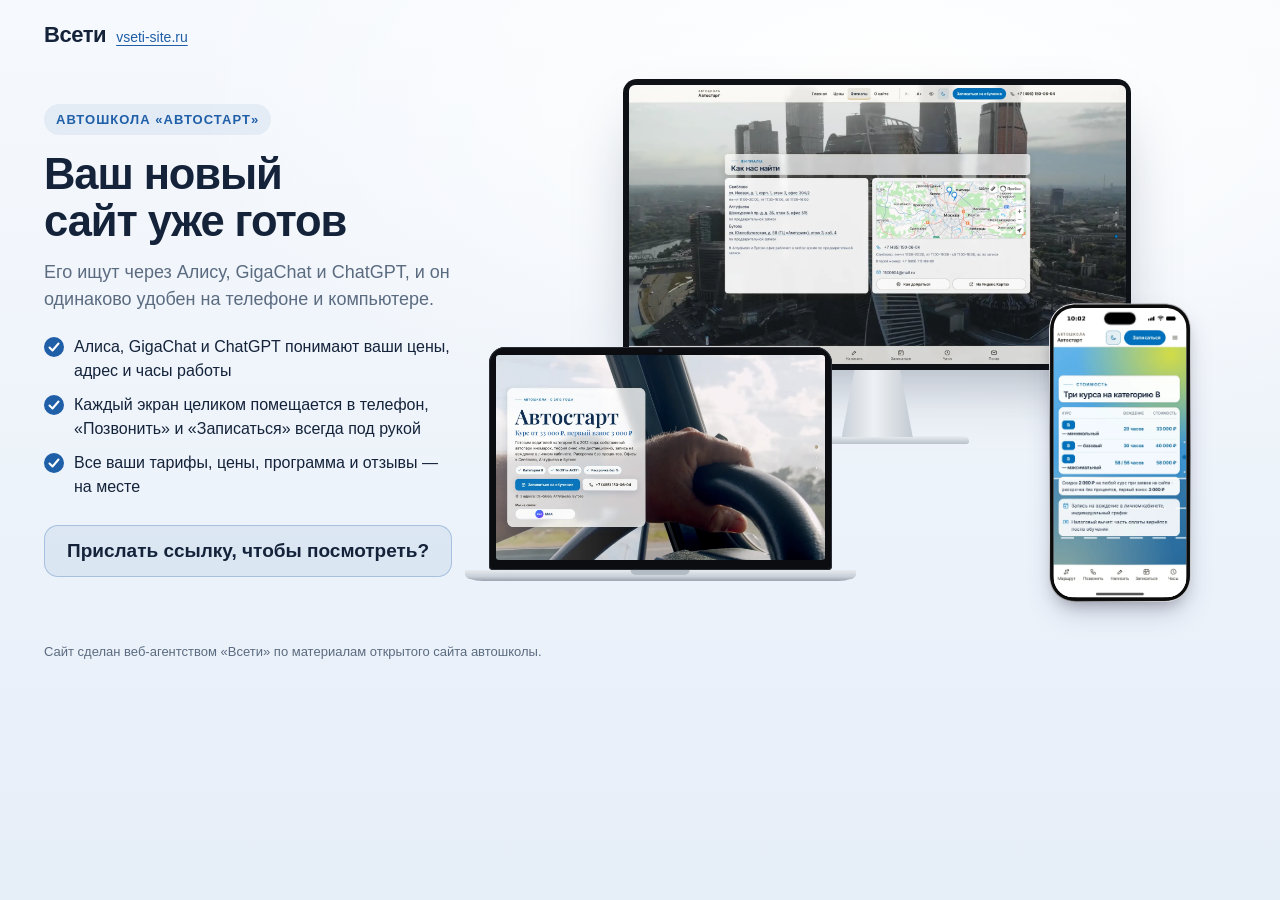
<file: vitrina/index.html>
<!doctype html>
<html lang="ru">
<head>
<meta charset="utf-8">
<meta name="viewport" content="width=device-width, initial-scale=1">
<meta name="robots" content="noindex, nofollow">
<title>Новый сайт автошколы «Автостарт» — веб-агентство «Всети»</title>
<style>
@layer stageshow{:where(.ss-phone){position:relative}.ss-phone{flex-shrink:0;box-shadow:0 calc(var(--ps) * 40) calc(var(--ps) * 80) calc(var(--ps) * -16) #32325d40,0 calc(var(--ps) * 24) calc(var(--ps) * 48) calc(var(--ps) * -24) #0000004d}.ss-phone__glass{height:100%}.ss-phone__window{position:relative;overflow:hidden;isolation:isolate}.ss-phone:is([data-frame=pro],[data-frame=silver],[data-frame=bezel],[data-frame=clay],[data-frame=outline],[data-frame=bare]){--ss-phone-glass: #0b0b0c;--ss-phone-rim: #2c2c2d;--ss-phone-seam: #e0dfdc;--ss-phone-line: var(--ss-text-faint, #9a9a9d);background:none}.ss-phone__bands{position:absolute;inset:0;overflow:visible;pointer-events:none}.ss-phone:is([data-frame=pro],[data-frame=silver],[data-frame=bezel],[data-frame=clay],[data-frame=outline]) .ss-phone__glass{position:relative}.ss-phone[data-frame=pro]{--ss-phone-band-1: #e3e3e6;--ss-phone-band-2: #9a9ba0;--ss-phone-band-3: #cfd0d4;--ss-phone-band-4: #85868b;--ss-phone-band-5: #c9cacd}.ss-stage[data-theme=dark] .ss-phone[data-frame=pro],.ss-stage[data-theme=glass] .ss-phone[data-frame=pro][data-dark]{--ss-phone-band-1: #5b5c61;--ss-phone-band-2: #2b2c2f;--ss-phone-band-3: #48494d;--ss-phone-band-4: #232427;--ss-phone-band-5: #404145}.ss-phone[data-frame=silver]{--ss-phone-band-1: #f4f4f6;--ss-phone-band-2: #c9cacf;--ss-phone-band-3: #eeeef1;--ss-phone-band-4: #b9babf;--ss-phone-band-5: #e6e6ea}.ss-phone[data-frame=bezel]{--ss-phone-glass: #111113}.ss-phone[data-frame=clay]{--ss-phone-clay-top: color-mix(in srgb, var(--ss-phone-clay, #ecebe8), #fff 45%);--ss-phone-clay-bottom: color-mix(in srgb, var(--ss-phone-clay, #ecebe8), #000 6%);box-shadow:0 calc(var(--ps) * 30) calc(var(--ps) * 60) calc(var(--ps) * -12) #32325d33,0 calc(var(--ps) * 16) calc(var(--ps) * 32) calc(var(--ps) * -16) #00000029}.ss-stage[data-theme=dark] .ss-phone[data-frame=clay]{--ss-phone-clay-top: color-mix(in srgb, var(--ss-phone-clay, #2a2a2e), #fff 6%);--ss-phone-clay-bottom: var(--ss-phone-clay, #2a2a2e);--ss-phone-seam: #333338}.ss-phone[data-frame=outline]{box-shadow:none}.ss-stage[data-theme=blueprint] .ss-phone[data-frame=outline]{--ss-phone-line: var(--ss-line)}.ss-phone:not([data-frame=android],[data-frame=soft]) .ss-phone__status{height:62px;padding:0}.ss-phone:not([data-frame=android],[data-frame=soft]) .ss-phone__time{position:absolute;top:21.5px;left:0;width:138.5px;line-height:22px;text-align:center}.ss-phone:not([data-frame=android],[data-frame=soft]) .ss-phone__glyphs{position:absolute;top:25.33px;left:285.25px;align-items:flex-start;gap:8px}.ss-phone:not([data-frame=android],[data-frame=soft]) .ss-phone__signal{margin-top:1px}.ss-phone:not([data-frame=android],[data-frame=soft]) .ss-phone__battery{margin-top:.33px}.ss-phone[data-frame=photo]{position:relative;background:none}.ss-phone__photo{position:absolute;z-index:4;background:var(--ss-phone-photo-light, none) center / 100% 100% no-repeat;pointer-events:none}.ss-stage[data-theme=dark] .ss-phone__photo,.ss-phone[data-dark] .ss-phone__photo{background-image:var(--ss-phone-photo-dark, var(--ss-phone-photo-light, none))}.ss-phone[data-frame=android]{background:linear-gradient(150deg,#3a3b3f,#1d1e21 40%,#2f3034 70%,#1a1b1e)}.ss-phone[data-frame=android] .ss-phone__glass{background:#050505}.ss-phone[data-frame=android] .ss-phone__island{top:14px;width:24px;height:24px;border-radius:50%}.ss-phone[data-frame=android] .ss-phone__status{height:48px;padding:0 26px}.ss-phone[data-frame=android] .ss-phone__time{font-family:system-ui,sans-serif;font-size:15px;font-weight:500}.ss-phone[data-frame=android] .ss-phone__content[data-status]{padding-top:48px}.ss-phone[data-frame=android] .ss-phone__home{width:108px;height:4px}.ss-phone[data-frame=soft]{box-shadow:0 0 0 calc(var(--ps) * 1.5) #0a25400d,0 calc(var(--ps) * 30) calc(var(--ps) * 60) calc(var(--ps) * -12) #32325d2e,0 calc(var(--ps) * 18) calc(var(--ps) * 36) calc(var(--ps) * -18) #0000001f}.ss-phone[data-frame=soft] .ss-phone__glass{background:#f6f9fc;box-shadow:inset 0 calc(var(--ps) * -2.9) calc(var(--ps) * 7.2) #0a254038}.ss-stage[data-theme=dark] .ss-phone[data-frame=soft] .ss-phone__glass{background:#1c2433;box-shadow:inset 0 calc(var(--ps) * -2.9) calc(var(--ps) * 7.2) #00000073}.ss-phone__screen{--pt: 1px;position:absolute;top:0;left:0;display:flex;flex-direction:column;overflow:hidden;background:#fff;color:#000;font-family:-apple-system,system-ui,sans-serif;font-size:15px;letter-spacing:-.015em;transform-origin:0 0;-webkit-font-smoothing:antialiased}.ss-phone[data-dark] .ss-phone__screen{background:#000;color:#fff}.ss-phone__status{position:absolute;top:0;right:0;left:0;z-index:2;display:flex;align-items:center;justify-content:space-between;height:54px;padding:0 34px 0 52px;transition:color .3s ease;will-change:transform}.ss-phone__time{font-family:SF Pro Text,-apple-system,system-ui,sans-serif;font-variation-settings:"opsz" 17;font-size:17.67px;font-weight:590;letter-spacing:0}.ss-phone__island{position:absolute;top:var(--ss-island-top, 14px);left:50%;z-index:3;width:var(--ss-island-w, 95px);height:37px;border-radius:18.5px;background:#000;transform:translate(-50%)}.ss-phone__glyphs{display:flex;align-items:center;gap:8px}.ss-phone__glyph{display:block}.ss-phone__content{position:relative;flex:1;min-height:0}.ss-phone__content[data-status]{padding-top:62px}.ss-phone__content:not([data-status]){padding-top:44px}.ss-phone[data-frame=bare] .ss-phone__content{padding-right:8px;padding-left:8px}.ss-phone__home{position:absolute;bottom:8px;left:50%;z-index:2;width:144px;height:5px;border-radius:2.5px;background:currentColor;transform:translate(-50%);transition:color .3s ease;will-change:transform}.ss-lock{position:absolute;inset:0;color:#fff;text-align:center}.ss-lock__date{margin-top:66px;font-size:22px;font-weight:600;letter-spacing:-.01em;opacity:.85}.ss-lock__clock{margin-top:-4px;font-size:112px;font-weight:700;line-height:1;letter-spacing:-.035em;font-variant-numeric:tabular-nums;opacity:.92}.ss-lock__stack{position:absolute;right:0;bottom:118px;left:0;display:flex;flex-direction:column;gap:8px;text-align:left}.ss-lock__stack[data-at=top]{top:290px;bottom:auto}.ss-lock__controls{position:absolute;right:46px;bottom:48px;left:46px;display:flex;justify-content:space-between}.ss-lock__control{display:grid;place-items:center;width:50px;height:50px;border-radius:50%;background:#0a0c1842;backdrop-filter:blur(24px) saturate(1.3);color:#fff}.ss-notification{display:flex;align-items:center;gap:13px;margin:0 18px;padding:14px 17px 14px 14px;border-radius:23px;background:#fcfcfdc2;backdrop-filter:blur(30px) saturate(1.25);box-shadow:0 4px 24px #0000000f;color:#000;text-align:left}.ss-notification[data-banner]{position:absolute;top:56px;right:0;left:0;z-index:2;animation:ss-banner-in .52s cubic-bezier(.2,.9,.25,1) both}@keyframes ss-banner-in{0%{transform:translateY(-110px)}}.ss-notification__icon{display:grid;flex-shrink:0;place-items:center;width:38px;height:38px;overflow:hidden;border-radius:9px;background:var(--ss-accent);color:#fff}.ss-notification__icon:has(>img){background:none}.ss-notification__icon>img{display:block;width:100%;height:100%}.ss-notification__text{display:flex;flex:1;flex-direction:column;min-width:0;font-size:15px;line-height:18px;letter-spacing:-.016em}.ss-notification__head{display:flex;align-items:baseline;gap:8px}.ss-notification__title{flex:1;min-width:0;overflow:hidden;font-weight:600;white-space:nowrap;text-overflow:ellipsis}.ss-notification__time{flex-shrink:0;font-size:12px;letter-spacing:-.005em;color:#3c3c4399}.ss-notification__body{display:-webkit-box;overflow:hidden;-webkit-line-clamp:3;-webkit-box-orient:vertical}.ss-lock[data-size=satellite] .ss-lock__stack{top:232px;bottom:auto}.ss-lock[data-size=satellite][data-clock=off] .ss-lock__stack{top:74px}.ss-notification{will-change:transform}.ss-phone:not([data-dark]) .ss-notification{background:#ffffffeb;box-shadow:0 0 0 .5px #00000014,0 8px 24px #0000001f}.ss-phone__time-bar{display:inline-block;width:30px;height:7px;border-radius:4px;background:currentColor;opacity:.5}}
:root{--ink:#14233a;--muted:#5b6b80;--accent:#1f5fa8;--sand:#ffc94d;--bg1:#f6f9fd;--bg2:#e6eef8}
*{box-sizing:border-box}
html,body{margin:0}
body{font:16px/1.5 -apple-system,"Segoe UI",Roboto,Arial,sans-serif;color:var(--ink);background:radial-gradient(1200px 600px at 70% 10%,#ffffff 0,rgba(255,255,255,0) 60%),linear-gradient(180deg,var(--bg1),var(--bg2));min-height:100vh}
a{color:inherit}
.top{display:flex;align-items:center;justify-content:space-between;max-width:1240px;margin:0 auto;padding:18px 24px}
.brand{display:flex;align-items:baseline;gap:10px;text-decoration:none}
.brand b{font-size:22px;letter-spacing:-.02em}
.brand span{font-size:14px;color:var(--accent);text-decoration:underline;text-underline-offset:3px}
.hero{max-width:1240px;margin:0 auto;padding:10px 24px 40px;display:grid;grid-template-columns:minmax(0,.82fr) minmax(0,1.5fr);gap:36px;align-items:center}
.eyebrow{display:inline-block;font-size:13px;font-weight:600;letter-spacing:.08em;text-transform:uppercase;color:var(--accent);background:rgba(31,95,168,.08);padding:6px 12px;border-radius:999px}
h1{text-wrap:balance;font-size:clamp(30px,3.4vw,48px);line-height:1.08;letter-spacing:-.025em;margin:16px 0 14px}
.lead{font-size:18px;color:var(--muted);margin:0 0 22px;max-width:30em}
.pts{list-style:none;padding:0;margin:0 0 26px;display:grid;gap:10px}
.pts li{display:flex;gap:10px;align-items:flex-start}
.pts li::before{content:"";flex:none;width:20px;height:20px;margin-top:2px;border-radius:50%;background:var(--accent) url("data:image/svg+xml,%3Csvg xmlns='http://www.w3.org/2000/svg' viewBox='0 0 20 20'%3E%3Cpath d='M5.5 10.5l3 3 6-7' fill='none' stroke='%23fff' stroke-width='2' stroke-linecap='round' stroke-linejoin='round'/%3E%3C/svg%3E") center/100% no-repeat}
.cta{display:flex;flex-wrap:wrap;gap:14px;align-items:center}
.btn{display:inline-flex;align-items:center;gap:8px;min-height:52px;padding:0 26px;border-radius:14px;background:var(--accent);color:#fff;font-weight:600;text-decoration:none;box-shadow:0 10px 24px rgba(31,95,168,.28)}
.btn:hover{background:#174a86}
.ask{margin:0;display:inline-flex;align-items:center;min-height:52px;padding:12px 22px;line-height:1.3;border-radius:14px;background:rgba(31,95,168,.08);border:1.5px solid rgba(31,95,168,.28);color:var(--ink);font-size:19px;font-weight:600}
/* сцена с устройствами */
.stage{position:relative;width:100%;aspect-ratio:16/11.2}
.dv{position:absolute}
.dv img{display:block;width:100%;height:100%;object-fit:cover;object-position:center top}
.mon .scr img,.lap .scr img{height:auto}
.mon{left:18%;top:0;width:68%}
.mon .scr{padding:1.1%;background:#0e1116;border-radius:14px;box-shadow:0 30px 60px -20px rgba(20,35,58,.35)}
.mon .scr img{border-radius:6px}
.mon .neck{width:14%;aspect-ratio:1/.95;margin:0 auto;background:linear-gradient(90deg,#c9d0d8,#eef1f4 45%,#c3cad2);clip-path:polygon(18% 0,82% 0,100% 100%,0 100%)}
.mon .foot{width:36%;aspect-ratio:36/1.5;margin:-1px auto 0;border-radius:6px 6px 3px 3px;background:linear-gradient(180deg,#e9edf1,#b9c1ca);box-shadow:0 12px 20px -8px rgba(20,35,58,.4)}
.lap{left:0;bottom:4%;width:46%}
.lap .scr{padding:2.2% 2.2% 3%;background:#0b0d11;border-radius:16px 16px 4px 4px;position:relative;box-shadow:0 0 0 1px #2a2f37 inset}
.lap .scr::before{content:"";position:absolute;top:1%;left:50%;width:.9%;aspect-ratio:1;border-radius:50%;background:#2b3442;transform:translateX(-50%)}
.lap .scr img{border-radius:3px}
.lap .base{position:relative;height:0;padding-bottom:3.2%;margin:0 -7%;background:linear-gradient(180deg,#e7ebef 0,#c8cfd7 60%,#9aa3ad 100%);border-radius:0 0 18px 18px/0 0 60% 60%;box-shadow:0 22px 30px -14px rgba(20,35,58,.45)}
.lap .base::after{content:"";position:absolute;top:0;left:50%;width:15%;height:40%;transform:translateX(-50%);background:#b3bbc4;border-radius:0 0 8px 8px}
.tab{right:1.5%;bottom:3%;width:23%}
.tab .scr{aspect-ratio:820/1180;padding:4.5%;background:#121419;border-radius:22px;box-shadow:0 0 0 2px #c7ced6,0 28px 50px -18px rgba(20,35,58,.45)}
.tab .scr img{border-radius:10px}
.ph{right:6%;bottom:0;width:340px;transform-origin:100% 100%}
.ph-shot{display:block;width:100%;height:auto}
.note{max-width:1240px;margin:0 auto;padding:0 24px 34px;color:var(--muted);font-size:13px}
@media (max-width:600px){
  .stage{aspect-ratio:16/9.8}
  .mon{display:none}
  .lap{left:6%;width:64%;bottom:6%}
  .ph{right:5%}
}
@media (max-width:900px){
  .hero{grid-template-columns:1fr;gap:26px;padding-top:0}
  .stage{order:-1}
  .lead{font-size:16.5px}
}
</style>
</head>
<body>
<header class="top"><a class="brand" href="https://vseti-site.ru/" target="_blank" rel="noopener"><b>Всети</b><span>vseti-site.ru</span></a></header>
<main class="hero">
  <div class="txt">
    <span class="eyebrow">Автошкола «Автостарт»</span>
    <h1>Ваш новый сайт уже готов</h1>
    <p class="lead">Его ищут через Алису, GigaChat и ChatGPT, и он одинаково удобен на телефоне и компьютере.</p>
    <ul class="pts">
      <li>Алиса, GigaChat и ChatGPT понимают ваши цены, адрес и часы работы</li>
      <li>Каждый экран целиком помещается в телефон, «Позвонить» и «Записаться» всегда под рукой</li>
      <li>Все ваши тарифы, цены, программа и отзывы — на месте</li>
    </ul>
    <div class="cta">
      <p class="ask">Прислать ссылку, чтобы посмотреть?</p>
    </div>
  </div>
  <div class="stage" id="stage" aria-label="Новый сайт на компьютере, ноутбуке и телефоне">
    <div class="dv mon"><div class="scr"><img src="img/monitor.webp?v=2" alt="" width="1600" height="900"></div><div class="neck"></div><div class="foot"></div></div>
    <div class="dv lap"><div class="scr"><img src="img/laptop.webp?v=2" alt="" width="1280" height="800"></div><div class="base"></div></div>
    <div class="dv ph" id="ph"><div class="ss-phone z-phone" data-frame="pro" style="width: 340px; height: 714.953px; padding: 2.38318px; border-radius: 61.1682px; --ps: 0.794392523364486px;"><svg class="ss-phone__bands" width="100%" height="100%" aria-hidden="true"><defs><linearGradient id="ph-band" x1="0.2" y1="0" x2="0.8" y2="1"><stop offset="0" style="stop-color: var(--ss-phone-band-1);"></stop><stop offset="0.22" style="stop-color: var(--ss-phone-band-2);"></stop><stop offset="0.48" style="stop-color: var(--ss-phone-band-3);"></stop><stop offset="0.74" style="stop-color: var(--ss-phone-band-4);"></stop><stop offset="1" style="stop-color: var(--ss-phone-band-5);"></stop></linearGradient><linearGradient id="ph-clay" x1="0" y1="0" x2="0" y2="1"><stop offset="0" style="stop-color: var(--ss-phone-clay-top);"></stop><stop offset="1" style="stop-color: var(--ss-phone-clay-bottom);"></stop></linearGradient></defs><g transform="translate(10.327102803738317 10.327102803738317)" stroke-linejoin="round"><path d="M262.94 0.00L267.09 0.06L270.49 0.24L273.65 0.53L276.65 0.94L279.51 1.47L282.27 2.11L284.93 2.87L287.50 3.74L289.97 4.72L292.36 5.81L294.65 7.02L296.85 8.33L298.96 9.75L300.98 11.27L302.90 12.90L304.72 14.62L306.45 16.45L308.08 18.37L309.60 20.38L311.02 22.49L312.33 24.70L313.53 26.99L314.63 29.37L315.61 31.85L316.48 34.41L317.24 37.07L317.88 39.83L318.41 42.70L318.82 45.69L319.11 48.85L319.29 52.25L319.35 56.40L319.35 637.90L319.29 642.04L319.11 645.45L318.82 648.60L318.41 651.60L317.88 654.47L317.24 657.23L316.48 659.89L315.61 662.45L314.63 664.92L313.53 667.31L312.33 669.60L311.02 671.80L309.60 673.91L308.08 675.93L306.45 677.85L304.72 679.68L302.90 681.40L300.98 683.03L298.96 684.55L296.85 685.97L294.65 687.28L292.36 688.49L289.97 689.58L287.50 690.56L284.93 691.43L282.27 692.19L279.51 692.83L276.65 693.36L273.65 693.77L270.49 694.06L267.09 694.24L262.94 694.30L56.40 694.30L52.25 694.24L48.85 694.06L45.69 693.77L42.70 693.36L39.83 692.83L37.07 692.19L34.41 691.43L31.85 690.56L29.37 689.58L26.99 688.49L24.70 687.28L22.49 685.97L20.38 684.55L18.37 683.03L16.45 681.40L14.62 679.68L12.90 677.85L11.27 675.93L9.75 673.91L8.33 671.80L7.02 669.60L5.81 667.31L4.72 664.92L3.74 662.45L2.87 659.89L2.11 657.23L1.47 654.47L0.94 651.60L0.53 648.60L0.24 645.45L0.06 642.04L0.00 637.90L0.00 56.40L0.06 52.25L0.24 48.85L0.53 45.69L0.94 42.70L1.47 39.83L2.11 37.07L2.87 34.41L3.74 31.85L4.72 29.37L5.81 26.99L7.02 24.70L8.33 22.49L9.75 20.38L11.27 18.37L12.90 16.45L14.62 14.62L16.45 12.90L18.37 11.27L20.38 9.75L22.49 8.33L24.70 7.02L26.99 5.81L29.37 4.72L31.85 3.74L34.41 2.87L37.07 2.11L39.83 1.47L42.70 0.94L45.69 0.53L48.85 0.24L52.25 0.06L56.40 0.00Z" fill="none" stroke-width="20.654205607476634" stroke="url(#ph-band)"></path><path d="M262.94 0.00L267.09 0.06L270.49 0.24L273.65 0.53L276.65 0.94L279.51 1.47L282.27 2.11L284.93 2.87L287.50 3.74L289.97 4.72L292.36 5.81L294.65 7.02L296.85 8.33L298.96 9.75L300.98 11.27L302.90 12.90L304.72 14.62L306.45 16.45L308.08 18.37L309.60 20.38L311.02 22.49L312.33 24.70L313.53 26.99L314.63 29.37L315.61 31.85L316.48 34.41L317.24 37.07L317.88 39.83L318.41 42.70L318.82 45.69L319.11 48.85L319.29 52.25L319.35 56.40L319.35 637.90L319.29 642.04L319.11 645.45L318.82 648.60L318.41 651.60L317.88 654.47L317.24 657.23L316.48 659.89L315.61 662.45L314.63 664.92L313.53 667.31L312.33 669.60L311.02 671.80L309.60 673.91L308.08 675.93L306.45 677.85L304.72 679.68L302.90 681.40L300.98 683.03L298.96 684.55L296.85 685.97L294.65 687.28L292.36 688.49L289.97 689.58L287.50 690.56L284.93 691.43L282.27 692.19L279.51 692.83L276.65 693.36L273.65 693.77L270.49 694.06L267.09 694.24L262.94 694.30L56.40 694.30L52.25 694.24L48.85 694.06L45.69 693.77L42.70 693.36L39.83 692.83L37.07 692.19L34.41 691.43L31.85 690.56L29.37 689.58L26.99 688.49L24.70 687.28L22.49 685.97L20.38 684.55L18.37 683.03L16.45 681.40L14.62 679.68L12.90 677.85L11.27 675.93L9.75 673.91L8.33 671.80L7.02 669.60L5.81 667.31L4.72 664.92L3.74 662.45L2.87 659.89L2.11 657.23L1.47 654.47L0.94 651.60L0.53 648.60L0.24 645.45L0.06 642.04L0.00 637.90L0.00 56.40L0.06 52.25L0.24 48.85L0.53 45.69L0.94 42.70L1.47 39.83L2.11 37.07L2.87 34.41L3.74 31.85L4.72 29.37L5.81 26.99L7.02 24.70L8.33 22.49L9.75 20.38L11.27 18.37L12.90 16.45L14.62 14.62L16.45 12.90L18.37 11.27L20.38 9.75L22.49 8.33L24.70 7.02L26.99 5.81L29.37 4.72L31.85 3.74L34.41 2.87L37.07 2.11L39.83 1.47L42.70 0.94L45.69 0.53L48.85 0.24L52.25 0.06L56.40 0.00Z" fill="none" stroke-width="15.88785046728972" style="stroke: var(--ss-phone-rim);"></path><path d="M262.94 0.00L267.09 0.06L270.49 0.24L273.65 0.53L276.65 0.94L279.51 1.47L282.27 2.11L284.93 2.87L287.50 3.74L289.97 4.72L292.36 5.81L294.65 7.02L296.85 8.33L298.96 9.75L300.98 11.27L302.90 12.90L304.72 14.62L306.45 16.45L308.08 18.37L309.60 20.38L311.02 22.49L312.33 24.70L313.53 26.99L314.63 29.37L315.61 31.85L316.48 34.41L317.24 37.07L317.88 39.83L318.41 42.70L318.82 45.69L319.11 48.85L319.29 52.25L319.35 56.40L319.35 637.90L319.29 642.04L319.11 645.45L318.82 648.60L318.41 651.60L317.88 654.47L317.24 657.23L316.48 659.89L315.61 662.45L314.63 664.92L313.53 667.31L312.33 669.60L311.02 671.80L309.60 673.91L308.08 675.93L306.45 677.85L304.72 679.68L302.90 681.40L300.98 683.03L298.96 684.55L296.85 685.97L294.65 687.28L292.36 688.49L289.97 689.58L287.50 690.56L284.93 691.43L282.27 692.19L279.51 692.83L276.65 693.36L273.65 693.77L270.49 694.06L267.09 694.24L262.94 694.30L56.40 694.30L52.25 694.24L48.85 694.06L45.69 693.77L42.70 693.36L39.83 692.83L37.07 692.19L34.41 691.43L31.85 690.56L29.37 689.58L26.99 688.49L24.70 687.28L22.49 685.97L20.38 684.55L18.37 683.03L16.45 681.40L14.62 679.68L12.90 677.85L11.27 675.93L9.75 673.91L8.33 671.80L7.02 669.60L5.81 667.31L4.72 664.92L3.74 662.45L2.87 659.89L2.11 657.23L1.47 654.47L0.94 651.60L0.53 648.60L0.24 645.45L0.06 642.04L0.00 637.90L0.00 56.40L0.06 52.25L0.24 48.85L0.53 45.69L0.94 42.70L1.47 39.83L2.11 37.07L2.87 34.41L3.74 31.85L4.72 29.37L5.81 26.99L7.02 24.70L8.33 22.49L9.75 20.38L11.27 18.37L12.90 16.45L14.62 14.62L16.45 12.90L18.37 11.27L20.38 9.75L22.49 8.33L24.70 7.02L26.99 5.81L29.37 4.72L31.85 3.74L34.41 2.87L37.07 2.11L39.83 1.47L42.70 0.94L45.69 0.53L48.85 0.24L52.25 0.06L56.40 0.00Z" fill="none" stroke-width="14.69626168224299" style="stroke: var(--ss-phone-glass);"></path></g></svg><div class="ss-phone__glass" style="padding: 7.94393px; border-radius: 58.785px;"><div class="ss-phone__window" style="width: 319.346px; height: 694.299px; clip-path: path(&quot;M 262.94 0 L 267.09 0.06 L 270.49 0.24 L 273.65 0.53 L 276.65 0.94 L 279.51 1.47 L 282.27 2.11 L 284.93 2.87 L 287.5 3.74 L 289.97 4.72 L 292.36 5.81 L 294.65 7.02 L 296.85 8.33 L 298.96 9.75 L 300.98 11.27 L 302.9 12.9 L 304.72 14.62 L 306.45 16.45 L 308.08 18.37 L 309.6 20.38 L 311.02 22.49 L 312.33 24.7 L 313.53 26.99 L 314.63 29.37 L 315.61 31.85 L 316.48 34.41 L 317.24 37.07 L 317.88 39.83 L 318.41 42.7 L 318.82 45.69 L 319.11 48.85 L 319.29 52.25 L 319.35 56.4 L 319.35 637.9 L 319.29 642.04 L 319.11 645.45 L 318.82 648.6 L 318.41 651.6 L 317.88 654.47 L 317.24 657.23 L 316.48 659.89 L 315.61 662.45 L 314.63 664.92 L 313.53 667.31 L 312.33 669.6 L 311.02 671.8 L 309.6 673.91 L 308.08 675.93 L 306.45 677.85 L 304.72 679.68 L 302.9 681.4 L 300.98 683.03 L 298.96 684.55 L 296.85 685.97 L 294.65 687.28 L 292.36 688.49 L 289.97 689.58 L 287.5 690.56 L 284.93 691.43 L 282.27 692.19 L 279.51 692.83 L 276.65 693.36 L 273.65 693.77 L 270.49 694.06 L 267.09 694.24 L 262.94 694.3 L 56.4 694.3 L 52.25 694.24 L 48.85 694.06 L 45.69 693.77 L 42.7 693.36 L 39.83 692.83 L 37.07 692.19 L 34.41 691.43 L 31.85 690.56 L 29.37 689.58 L 26.99 688.49 L 24.7 687.28 L 22.49 685.97 L 20.38 684.55 L 18.37 683.03 L 16.45 681.4 L 14.62 679.68 L 12.9 677.85 L 11.27 675.93 L 9.75 673.91 L 8.33 671.8 L 7.02 669.6 L 5.81 667.31 L 4.72 664.92 L 3.74 662.45 L 2.87 659.89 L 2.11 657.23 L 1.47 654.47 L 0.94 651.6 L 0.53 648.6 L 0.24 645.45 L 0.06 642.04 L 0 637.9 L 0 56.4 L 0.06 52.25 L 0.24 48.85 L 0.53 45.69 L 0.94 42.7 L 1.47 39.83 L 2.11 37.07 L 2.87 34.41 L 3.74 31.85 L 4.72 29.37 L 5.81 26.99 L 7.02 24.7 L 8.33 22.49 L 9.75 20.38 L 11.27 18.37 L 12.9 16.45 L 14.62 14.62 L 16.45 12.9 L 18.37 11.27 L 20.38 9.75 L 22.49 8.33 L 24.7 7.02 L 26.99 5.81 L 29.37 4.72 L 31.85 3.74 L 34.41 2.87 L 37.07 2.11 L 39.83 1.47 L 42.7 0.94 L 45.69 0.53 L 48.85 0.24 L 52.25 0.06 L 56.4 0 Z&quot;);"><div class="ss-phone__screen" style="width: 402px; height: 874px; transform: scale(0.794393); --ss-screen-r: 64px;"><div class="ss-phone__status"><span class="ss-phone__time">10:02</span><span class="ss-phone__glyphs"><svg viewBox="0 0 20.33 13.67" width="20.33" height="13.67" class="ss-phone__glyph ss-phone__signal"><rect x="0" y="7.34" width="3.333" height="6.33" rx="1.667" fill="currentColor"></rect><rect x="5.667" y="5" width="3.333" height="8.67" rx="1.667" fill="currentColor"></rect><rect x="11.334" y="2.67" width="3.333" height="11" rx="1.667" fill="currentColor"></rect><rect x="17.000999999999998" y="0" width="3.333" height="13.67" rx="1.667" fill="currentColor"></rect></svg><svg viewBox="0 0 19.33 14.33" width="19.33" height="14.33" class="ss-phone__glyph ss-phone__wifi"><path fill-rule="evenodd" fill="currentColor" d="M0.415933 5.54283C0.902185 6.04412 1.66017 5.95818 2.27513 5.41393C4.30595 3.58064 6.83731 2.63535 9.66901 2.63535C12.5007 2.63535 15.0464 3.60928 17.0629 5.41393C17.6636 5.97251 18.4215 6.0298 18.9221 5.54283C19.4226 5.02722 19.4942 4.2538 18.9793 3.70954C16.8341 1.51819 13.3302 0 9.66901 0C6.00783 0 2.48965 1.53251 0.358727 3.72387C-0.156127 4.2538 -0.0989213 5.02722 0.415933 5.55715L0.415933 5.54283ZM3.94841 9.13779C4.50617 9.68205 5.22124 9.62476 5.85051 9.10915C6.88022 8.29276 8.25316 7.73418 9.66901 7.7485C11.0706 7.7485 12.4435 8.29276 13.4875 9.12347C14.1168 9.63908 14.8605 9.66773 15.4039 9.12347C15.9331 8.57921 16.0189 7.7485 15.4611 7.23289C14.0739 5.98683 11.9859 5.11315 9.68332 5.11315C7.38077 5.11315 5.27845 5.98683 3.9055 7.23289C3.41925 7.69121 3.31914 8.47896 3.96271 9.13779L3.94841 9.13779ZM8.72511 13.8929C9.34008 14.4801 9.98365 14.4801 10.5986 13.8929L11.757 12.7757C12.372 12.1742 12.5007 11.4151 11.7999 10.8995C11.2136 10.4841 10.4699 10.212 9.66901 10.212C8.86813 10.212 8.11015 10.4841 7.53809 10.9138C6.83731 11.4151 6.98033 12.1885 7.59529 12.7757L8.73942 13.8929L8.72511 13.8929Z"></path></svg><svg viewBox="0 0 29.33 13.67" width="29.33" height="13.67" class="ss-phone__glyph ss-phone__battery"><path fill="currentColor" d="M0 6.4C0 4.15979 0 3.03969 0.435974 2.18404C0.819467 1.43139 1.43139 0.819467 2.18404 0.435974C3.03969 0 4.15979 0 6.4 0L19.933 0C22.1732 0 23.2933 0 24.149 0.435974C24.9016 0.819467 25.5135 1.43139 25.897 2.18404C26.333 3.03969 26.333 4.15979 26.333 6.4L26.333 7.26666C26.333 9.50687 26.333 10.627 25.897 11.4826C25.5135 12.2353 24.9016 12.8472 24.149 13.2307C23.2933 13.6667 22.1732 13.6667 19.933 13.6667L6.4 13.6667C4.15979 13.6667 3.03969 13.6667 2.18404 13.2307C1.43139 12.8472 0.819467 12.2353 0.435974 11.4826C0 10.627 0 9.50687 0 7.26666L0 6.4Z"></path><path fill-rule="evenodd" fill="currentColor" transform="translate(27.33 4.33)" d="M0 0L0 5C0.601505 4.8625 2 3.75 2 2.5C2 1.25 0.601505 0.1375 0 0Z"></path></svg></span></div><span class="ss-phone__island"></span><div class="ss-phone__content" data-status="true"><img class="ph-shot" src="img/phone.webp?v=2" alt="Новый сайт автошколы «Автостарт» на телефоне" width="393" height="794"></div><span class="ss-phone__home"></span></div></div></div></div></div>
  </div>
</main>
<p class="note">Сайт сделан веб-агентством «Всети» по материалам открытого сайта автошколы.</p>
<script>
(function(){var st=document.getElementById('stage'),ph=document.getElementById('ph');
function fit(){var k=st.clientWidth*(innerWidth<=600?0.27:0.19)/340;ph.style.transform='scale('+k+')';}
fit();addEventListener('resize',fit);})();
</script>
</body>
</html>
</file>
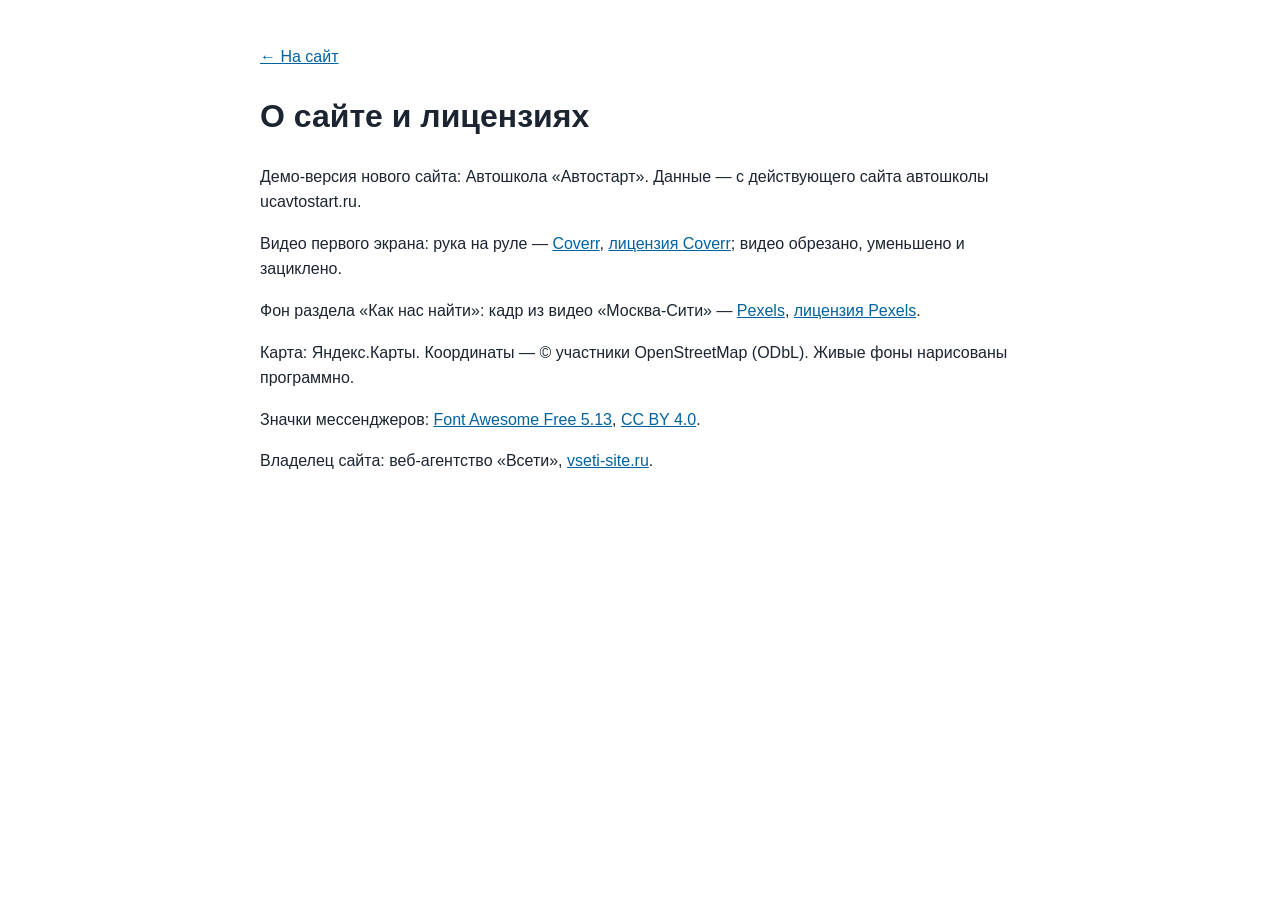
<file: credits.html>
<!doctype html><html lang="ru"><head><meta charset="utf-8"><meta name="viewport" content="width=device-width,initial-scale=1"><meta name="robots" content="noindex"><title>О сайте — Автошкола «Автостарт»</title>
<style>body{font:16px/1.6 Inter,Arial,sans-serif;max-width:760px;margin:0 auto;padding:28px 18px;color:#1b2430}a{color:#00629f}</style></head><body>
<p><a href="./">← На сайт</a></p><h1>О сайте и лицензиях</h1>
<p>Демо-версия нового сайта: Автошкола «Автостарт». Данные — с действующего сайта автошколы ucavtostart.ru.</p>
<p>Видео первого экрана: рука на руле — <a href="https://coverr.co/videos/hand-on-a-steering-wheel-hrup2fwk9p" target="_blank" rel="noopener">Coverr</a>, <a href="https://coverr.co/license" target="_blank" rel="noopener">лицензия Coverr</a>; видео обрезано, уменьшено и зациклено.</p>
<p>Фон раздела «Как нас найти»: кадр из видео «Москва-Сити» — <a href="https://www.pexels.com/video/5955755/" target="_blank" rel="noopener">Pexels</a>, <a href="https://www.pexels.com/license/" target="_blank" rel="noopener">лицензия Pexels</a>.</p>
<p>Карта: Яндекс.Карты. Координаты — © участники OpenStreetMap (ODbL). Живые фоны нарисованы программно.</p>
<p>Значки мессенджеров: <a href="https://fontawesome.com" target="_blank" rel="noopener">Font Awesome Free 5.13</a>, <a href="https://creativecommons.org/licenses/by/4.0/" target="_blank" rel="noopener">CC BY 4.0</a>.</p>
<p>Владелец сайта: веб-агентство «Всети», <a href="https://vseti-site.ru" target="_blank" rel="noopener">vseti-site.ru</a>.</p>
</body></html>
</file>
<file: css/etalon.css>
/* ==========================================================================
   Эталон нотариуса. Общий слой поверх встроенных стилей index.html:
   видео-первый экран, «жидкое стекло», интерьеры на фоне экранов,
   шапка и нижняя панель со второго экрана, карточки Spotlight Card.
   ========================================================================== */

/* плавное проявление подсветки рамки (Chrome/Safari/Firefox новых версий) */
@property --hl{syntax:'<number>';inherits:true;initial-value:0}

:root{
  --glass:rgba(0,0,0,.4);
  --glass-blur:4px;
  --spot:255,196,108;          /* тёплый янтарь под интерьеры */
  --spring:cubic-bezier(.2,.9,.3,1.35);
}

/* ---------- светлый текст на тёмном стекле для всего, что лежит на фото ---------- */
.sec:not(.sec-hero),.hdr,.bar,.mmenu{
  --card:rgba(0,0,0,.4); --card-rgb:0,0,0;
  --text:#fff; --muted:rgba(255,255,255,.84);
  --line:rgba(255,255,255,.3); --line2:rgba(255,255,255,.2);
  --accent:#ecd9ac; --accent-d:#f6e9c8; --accent-l:#d3bc8a; --accent-soft:rgba(255,255,255,.13);
  --bg:rgba(0,0,0,.3); --bg2:transparent; --bg3:rgba(255,255,255,.13);
  --on-accent:#1d170b;
  --shadow:0 1px 12px rgba(0,0,0,.35); --shadow-lg:0 18px 50px rgba(0,0,0,.5);
  --ok:#8fe3a8; --bad:#ff9f96;
  color:#fff;
}
.sec:not(.sec-hero){background:#2b2319}
.sec:not(.sec-hero) .sec-scroll{
  position:relative;z-index:1;
  padding-top:calc(var(--hdr-h) / var(--zc,1) + 12px);padding-bottom:calc(var(--bar-h) + 12px);
  text-shadow:0 1px 2px rgba(0,0,0,.45)
}
.sec:not(.sec-hero) :is(input,select,textarea,button.btn,.btn){text-shadow:none}

/* ---------- фон экранов: интерьеры, затемнение ровно 50% ---------- */
.sec-bg{position:absolute;inset:0;z-index:0;overflow:hidden;pointer-events:none;background:#2b2319}
.sec-bg picture{display:block;width:100%;height:100%}
.sec-bg img{display:block;width:100%;height:100%;object-fit:cover;opacity:0;transition:opacity .9s ease}
.sec-bg img.ld,html:not(.js) .sec-bg img{opacity:1}
.sec-bg::after{content:"";position:absolute;inset:0;background:rgba(0,0,0,.5)}

/* ==========================================================================
   Жидкое стекло
   ========================================================================== */
.glass,
.sec:not(.sec-hero) :is(.sec-head,.svc,.step,.rev,.rsum,.cred,.cbox,.fq,.about-txt,.tf-card,.quote,.ilink,.chips li,.foot,.rate-chip){
  position:relative;isolation:isolate;
  background:var(--glass);
  -webkit-backdrop-filter:blur(var(--glass-blur));backdrop-filter:blur(var(--glass-blur));
  border:0;border-radius:var(--radius);
  box-shadow:0 8px 30px rgba(0,0,0,.14);
}
/* тонкая светлая рамка-градиент; рядом с курсором рамка разгорается (--hl, --x, --y) */
.glass::after,
.sec:not(.sec-hero) :is(.sec-head,.svc,.step,.rev,.rsum,.cred,.cbox,.fq,.about-txt,.tf-card,.quote,.ilink,.chips li,.foot,.rate-chip)::after{
  content:"";position:absolute;inset:0;border-radius:inherit;padding:1.4px;pointer-events:none;z-index:2;
  background:
    radial-gradient(230px circle at var(--x,50%) var(--y,50%),rgba(255,226,160,calc(var(--hl,0)*1)),rgba(var(--spot),calc(var(--hl,0)*.65)) 38%,transparent 72%),
    linear-gradient(160deg,rgba(255,255,255,.58) 0%,rgba(255,255,255,.16) 22%,rgba(255,255,255,0) 44%,rgba(255,255,255,0) 60%,rgba(255,255,255,.16) 82%,rgba(255,255,255,.5) 100%);
  -webkit-mask:linear-gradient(#000 0 0) content-box,linear-gradient(#000 0 0);
  -webkit-mask-composite:xor;mask-composite:exclude;
}
.sec:not(.sec-hero) .sec-head{display:block;width:fit-content;max-width:100%;border-radius:18px;padding:14px 22px 16px;margin-bottom:16px}
.sec:not(.sec-hero) .sec-head .h2{margin-top:8px}
.sec:not(.sec-hero) .sec-head .lead{margin-top:8px}
.sec:not(.sec-hero) .sec-head .demo-note{background:rgba(255,255,255,.1);border-left-color:var(--accent)}

/* ==========================================================================
   Spotlight Card: пятно света под курсором внутри карточки (::before),
   подсветка рамки рядом с курсором (::after выше), «прыжок» scale + тень.
   Позицию --x/--y ставит один общий обработчик pointermove (js/etalon.js).
   ========================================================================== */
.glow{position:relative;isolation:isolate;--hov:1.035}
.glow::before{
  content:"";position:absolute;inset:0;border-radius:inherit;pointer-events:none;z-index:-1;
  background:
    radial-gradient(340px circle at var(--x,50%) var(--y,50%),rgba(var(--spot),.5),rgba(var(--spot),.2) 38%,transparent 72%);
  opacity:0;transition:opacity .35s ease;
}
.glow.lit{--hl:1}
.glow.lit::before{opacity:1}
.glow{transition:scale .38s var(--spring),box-shadow .32s ease,--hl .3s ease}
.glow.rv{transition:opacity .7s ease var(--rvd),translate .7s ease var(--rvd),scale .38s var(--spring),box-shadow .32s ease,--hl .3s ease}
@media (hover:hover) and (pointer:fine){
  .glow:hover{scale:var(--hov);z-index:6;box-shadow:0 24px 54px rgba(0,0,0,.5),0 0 34px rgba(var(--spot),.2)}
}
/* ---------- «Контакты» («Как нас найти»): плашки при наведении и касании загораются жёлтым — яркая рамка и мягкое
   свечение вокруг; размер не меняется (никаких увеличений и сдвигов раскладки), видно в обеих темах ---------- */
:root{--gy-ring:255,208,80;--gy-glow:255,200,64}
html[data-theme="light"]{--gy-ring:232,154,0;--gy-glow:255,186,30}
#contacts .glow{--gy:0 0 0 2.5px rgba(var(--gy-ring),.98),0 0 22px 4px rgba(var(--gy-glow),.66),0 0 58px 14px rgba(var(--gy-glow),.32),0 8px 30px rgba(0,0,0,.14);
  --gy0:0 0 0 0 rgba(var(--gy-ring),0),0 0 0 0 rgba(var(--gy-glow),0),0 0 0 0 rgba(var(--gy-glow),0),0 8px 30px rgba(0,0,0,.14)}
@media (hover:hover) and (pointer:fine){
  #contacts .glow:hover{scale:1;box-shadow:var(--gy)}
  /* заголовок с рейтингом: когда курсор на значке рейтинга, светится только значок */
  #contacts .sec-head:has(.rate-chip:hover):hover{box-shadow:var(--gy0)}
}
#contacts .glow.tap{animation:cGlowTap 1.4s ease-out,glowHl .62s ease-out}
@keyframes cGlowTap{0%{box-shadow:var(--gy0)}14%,62%{box-shadow:var(--gy)}100%{box-shadow:var(--gy0)}}
html[data-hc="1"] #contacts .glow:hover{outline:3px solid #ffd400;outline-offset:2px}
/* крупные плашки берут нижнюю границу 1,03: 3,5 % от 600 px — это уже 20 px */
.hero-plq,.about-txt,.tf-card,.sec-head,.cbox{--hov:1.03}

/* касание на телефоне: вспышка пятна в точке касания и подпрыгивание */
.glow.tap{animation:glowTap .62s var(--spring),glowHl .62s ease-out}
.glow.tap::before{animation:spotFlash .62s ease-out}
@keyframes glowTap{0%{scale:1}38%{scale:var(--tap,1.045)}100%{scale:1}}
@keyframes glowHl{0%{--hl:0}22%{--hl:1}100%{--hl:0}}
@keyframes spotFlash{0%{opacity:0}18%{opacity:1}100%{opacity:0}}

/* ---------- появление блоков при входе на экран ---------- */
.rv{--rvd:calc(var(--i,0) * 90ms);opacity:0;transform:none;translate:0 18px;
  transition:opacity .7s ease var(--rvd),translate .7s ease var(--rvd)}
.sec.active .rv{opacity:1;transform:none;translate:0 0}
/* первый экран: блоки стартуют сами (экран активен с загрузки), по очереди после слова */
.sec-hero .rv{--rvd:calc(var(--hero-d,1.8s) + var(--i,0) * 140ms);opacity:1;translate:0 0}
.sec-hero .kicker.rv{--rvd:.45s}
/* анимация заголовка стартует — скрипт ставит .go, и остальные блоки выходят следом за словом */
.sec-hero.go .rv{animation:heroIn .9s cubic-bezier(.2,.7,.2,1) var(--rvd) both}
html.js .sec-hero:not(.go) .rv{opacity:0;translate:0 18px;animation:heroSafe .01s linear 5s forwards}
@keyframes heroIn{from{opacity:0;translate:0 18px}to{opacity:1;translate:0 0}}
@keyframes heroSafe{to{opacity:1;translate:0 0}}

/* ==========================================================================
   Первый экран
   ========================================================================== */
.sec-hero{background:#8fb1d4;color:#fff;
  /* А−/А+ первый экран не трогают: страница в zoom, экран — встречный zoom (как шапка), поэтому он на любой ступени
     выглядит ровно как при 100 %. Единицы vw/vh и высота экрана считаются от окна без поправки. */
  zoom:calc(1 / var(--zc,1)); --vwu:1vw; --vhu:1vh;
  /* высота — та же видимая, что у остальных экранов (скрипт кладёт её в --vhr); 100vh во встроенном браузере Telegram на Android
     считается при спрятанной верхней панели и выше видимой части — первый экран выходил выше, и все следующие съезжали вниз */
  --vh:var(--vhr, calc(100 * var(--vhu)))}
.hero-bg{position:absolute;inset:0;overflow:hidden;background:#9db9d6 url(../img/hero-poster.jpg) 54% 50%/cover no-repeat}
.hero-video{position:absolute;inset:0;width:100%;height:100%;object-fit:cover;object-position:54% 50%;background:transparent}
.hero-clouds{
  position:absolute;left:0;top:0;width:100%;height:58%;pointer-events:none;opacity:0;transition:opacity 2.4s ease;
  -webkit-mask-image:linear-gradient(180deg,#000 0%,#000 36%,rgba(0,0,0,.55) 66%,transparent 100%);
          mask-image:linear-gradient(180deg,#000 0%,#000 36%,rgba(0,0,0,.55) 66%,transparent 100%)
}
.hero-clouds.on{opacity:1}
/* угасание к низу рисует сам шейдер (js/clouds.js): маска на canvas — лишний проход на каждый кадр */
.hero-clouds.baked{-webkit-mask-image:none;mask-image:none}
/* точки-переходы по краю не растут с А+: иначе на ступенях 130–150 % они наезжают на плашки первого экрана и карточки */
.dots{zoom:calc(1 / var(--zc,1))}

.sec-hero .sec-scroll{position:relative;z-index:1;padding:26px clamp(20px,calc(3.4*var(--vwu,1vw)),64px);display:flex;flex-direction:column}
.sec-hero .wrap{max-width:none;margin:auto 0}
.hero-plq{
  --plq-w:clamp(500px,calc(38*var(--vwu,1vw)),660px);--plq-pad:clamp(24px,calc(2.4*var(--vwu,1vw)),36px);
  width:min(100%,var(--plq-w));padding:var(--plq-pad);border-radius:28px;
  color:#fff;text-shadow:0 1px 3px rgba(0,0,0,.5);
  animation:plqIn .9s ease both
}
@keyframes plqIn{from{opacity:0;translate:0 14px}to{opacity:1;translate:0 0}}
.hero-plq .kicker{color:#f6e6bd;font-size:12.5px;letter-spacing:.15em}
.hero-plq .kicker::before{background:#f6e6bd}
.hero-h1{margin:14px 0 0;font-weight:500}
.hw{
  display:inline-block;font-family:var(--serif);font-weight:500;line-height:1.06;letter-spacing:-.005em;color:#fff;
  font-size:calc((var(--plq-w) - 2 * var(--plq-pad)) / 4.9);
  text-shadow:0 2px 22px rgba(0,0,0,.35),0 1px 2px rgba(0,0,0,.4);white-space:nowrap
}
.hn{display:block;margin-top:6px;font-family:var(--serif);font-weight:500;font-size:clamp(20px,calc(1.9*var(--vwu,1vw)),28px);line-height:1.2;color:#f7ecd2}
.hero-lead{margin-top:16px;max-width:none;font-size:clamp(15px,calc(1.15*var(--vwu,1vw)),17px);line-height:1.5;color:rgba(255,255,255,.94)}
.hero-addr{margin-top:10px;font-size:14px}
.hero-addr .addr-link{color:#fff;border-bottom-color:rgba(255,255,255,.55)}
.hero-addr .addr-link:hover{color:#f6e6bd}
.hero-cta{display:flex;flex-wrap:wrap;gap:12px;margin-top:22px}
.btn-glass{
  min-height:52px;padding:0 26px;font-size:16px;color:#fff;border:0;background:var(--glass);
  -webkit-backdrop-filter:blur(var(--glass-blur));backdrop-filter:blur(var(--glass-blur));text-shadow:none
}
.btn-glass:hover{background:var(--glass);color:#fff}
.btn-glass.btn-book{background:rgba(var(--spot),.9);color:#2a1d07;font-weight:700;box-shadow:0 8px 26px rgba(var(--spot),.3)}
.btn-glass.btn-book:hover{background:rgba(var(--spot),.95);color:#2a1d07}
.btn-glass.btn-book::after{display:none}
.btn-glass.btn-book::before{background:radial-gradient(160px circle at var(--x,50%) var(--y,50%),rgba(255,255,255,.75),rgba(255,255,255,.25) 45%,transparent 75%)}
.btn-glass .ico{width:19px;height:19px}
.hero-plq .status{margin-top:16px;background:rgba(0,0,0,.28);border-color:rgba(255,255,255,.3);text-shadow:none}

/* ==========================================================================
   Шапка и нижняя панель: только со второго экрана
   ========================================================================== */
.hdr{
  background:var(--glass);-webkit-backdrop-filter:blur(8px);backdrop-filter:blur(8px);border-bottom:0;
  transition:transform .5s var(--ease),opacity .35s ease,visibility 0s linear 0s
}
.hdr::after{content:"";position:absolute;left:0;right:0;bottom:0;height:1px;background:linear-gradient(90deg,transparent,rgba(255,255,255,.45),transparent)}
body[data-sec="0"] .hdr{transform:translateY(-105%);opacity:0;visibility:hidden;pointer-events:none;transition:transform .45s var(--ease),opacity .3s ease,visibility 0s linear .45s}
.hdr-in{max-width:1440px;padding:0 28px;gap:18px}
.brand-s{color:rgba(255,255,255,.78)}
.brand-n{font-size:16px;font-weight:600;color:#fff;text-shadow:0 1px 3px rgba(0,0,0,.4)}
.nav{gap:2px}
.nav-a{color:#fff;opacity:.9;font-size:14.5px;padding:10px 12px;white-space:nowrap}
.brand{flex:none}
.nav-a:hover,.nav-a.cur,.nav > li.open > .nav-a{background:rgba(255,255,255,.14);opacity:1}
.nav-a.cur{box-shadow:inset 0 -2px 0 rgba(var(--spot),.95)}
.hdr-tools{margin-left:10px;gap:10px}
.hdr .tool{color:#fff;opacity:.9}
.hdr .tool:hover{background:rgba(255,255,255,.14);opacity:1}
.hdr .btn-primary{background:rgba(var(--spot),.95);border-color:transparent;color:#2a1d07;font-weight:700}
.hdr .btn-primary:hover{background:#ffd998;color:#2a1d07}
.hdr-tel{display:inline-flex;align-items:center;gap:8px;min-height:44px;padding:0 6px;font-weight:600;font-size:15px;white-space:nowrap;color:#fff;border-radius:10px}
.hdr-tel .ico{width:18px;height:18px}
.hdr-tel:hover{color:#ffe2a8}
.mega{background:rgba(24,19,12,.9);-webkit-backdrop-filter:blur(16px);backdrop-filter:blur(16px);border:1px solid rgba(255,255,255,.2)}
.mega-it:hover{background:rgba(255,255,255,.12)}
.lang-dd{background:rgba(24,19,12,.92);-webkit-backdrop-filter:blur(16px);backdrop-filter:blur(16px);border:1px solid rgba(255,255,255,.22);color:#fff}
.lang-dd a:hover,.lang-dd button:hover{background:rgba(255,255,255,.12)}
.lang-dd a.cur{color:#ffe2a8}
/* размер текста, контраст, тема: прямо на плашке, рядом с языком */
.hdr-a11y{display:flex;align-items:center;gap:2px;margin-left:2px;padding-left:8px;border-left:1px solid rgba(255,255,255,.28)}
.hdr-a11y .tool{width:44px;height:44px}
.hdr #hcBtn[aria-pressed="true"]{background:rgba(255,226,168,.2);color:#ffe2a8;opacity:1}
.hdr .tool:disabled{opacity:.35;cursor:default}
.hdr .tool:disabled:hover{background:none}
.mm-tools{display:none}

.bar{
  background:var(--glass);-webkit-backdrop-filter:blur(8px);backdrop-filter:blur(8px);border-top:0;box-shadow:none;
  transition:transform .5s var(--ease),opacity .35s ease,visibility 0s linear 0s
}
.bar::before{content:"";position:absolute;left:0;right:0;top:0;height:1px;background:linear-gradient(90deg,transparent,rgba(255,255,255,.45),transparent)}
body[data-sec="0"] .bar{transform:translateY(105%);opacity:0;visibility:hidden;pointer-events:none;transition:transform .45s var(--ease),opacity .3s ease,visibility 0s linear .45s}
.bi{color:#fff;opacity:.88}
.bi:hover{background:rgba(255,255,255,.14);opacity:1}
.bi.cur{color:#ffe2a8}

.dots button::after{background:#fff;opacity:.6;box-shadow:0 0 0 1px rgba(0,0,0,.35)}
.dots button.cur::after{background:rgb(var(--spot));opacity:1}

.mmenu{background:rgba(22,17,11,.93);-webkit-backdrop-filter:blur(14px);backdrop-filter:blur(14px);color:#fff;bottom:var(--bar-h)}
.mmenu .macc-list button:hover{background:rgba(255,255,255,.12)}
.mmenu .mmenu-foot .btn{justify-content:center;padding:0 22px;font-size:16px}
.mmenu .btn-primary{background:rgba(var(--spot),.95);border-color:transparent;color:#2a1d07;font-weight:700}
.mmenu .btn-ghost{border-color:rgba(255,255,255,.4);color:#fff}
.mm-set{margin-top:16px;display:grid;gap:10px}
.mm-row{display:flex;flex-wrap:wrap;gap:8px;align-items:center}
.mm-lbl{width:56px;font-size:13px;color:var(--muted);text-transform:uppercase;letter-spacing:.08em}
.mmenu .mm-row a,.mmenu .mm-row button{display:inline-flex;width:auto;min-width:44px;min-height:44px;padding:0 12px;justify-content:center;align-items:center;
  border:1px solid rgba(255,255,255,.28);border-radius:10px;font-size:14px;font-weight:600}
.mmenu .mm-row a.cur{color:#ffe2a8;border-color:#ffe2a8}
.mmenu .mm-row .ico{width:20px;height:20px}
/* на телефоне те же четыре кнопки одним заметным рядом в меню */
.mmenu .mm-tools{grid-template-columns:repeat(4,1fr);gap:8px;padding:10px;border:1px solid rgba(255,226,168,.4);border-radius:14px;background:rgba(255,255,255,.07)}
.mmenu .mm-tools button{display:inline-flex;width:100%;min-height:52px;justify-content:center;align-items:center;border:1px solid rgba(255,255,255,.28);border-radius:10px;font-size:16px;font-weight:700;background:rgba(0,0,0,.25);padding:0}
.mmenu .mm-tools button .ico{width:22px;height:22px}
.mmenu .mm-tools button[aria-pressed="true"]{border-color:#ffe2a8;color:#ffe2a8;background:rgba(255,226,168,.14)}
.mmenu .mm-tools button:disabled{opacity:.4}

/* ==========================================================================
   Экраны: карточки на стекле
   ========================================================================== */
.sec:not(.sec-hero) .kicker{color:#f1deb0}
.sec:not(.sec-hero) .kicker::before{background:#f1deb0}
.sec:not(.sec-hero) .h2{font-size:clamp(26px,calc(3*var(--vwu,1vw)),38px)}
.sec:not(.sec-hero) .svc:hover{transform:none;border-color:transparent}
.svc .cic,.cred .cic,.cl .cic,.mega-it .cic{background:rgba(255,255,255,.14);color:#f6e9c8}
.svc small{color:rgba(255,255,255,.8)}
.about-txt{padding:20px 24px}
.sec:not(.sec-hero) .about-txt .quote{background:rgba(255,255,255,.09);border-left:3px solid rgb(var(--spot));border-radius:0 12px 12px 0;-webkit-backdrop-filter:none;backdrop-filter:none;box-shadow:none}
.sec:not(.sec-hero) .about-txt .quote::after{display:none}
.chips li{background:var(--glass);border-radius:999px}
.creds .cred{padding:14px 16px;min-height:68px}
.cred > div{min-width:0;flex:1 1 auto}

/* ---------- «Оплата»: ровные значки ----------
   Карточка занимает ту же ширину и высоту, что соседние. Если четыре значка помещаются в строку —
   идут одним рядом от левого до правого края; иначе сетка 2×2 с одинаковыми колонками, а все карточки
   «Реквизитов» выравниваются по высоте (grid-auto-rows:1fr). Размер решает ширина самой колонки
   (container query), а не окна — поэтому одинаково на 1280, 1366, 1440, 1920, планшете и в режиме «А+». */
.about-side{container:aside / inline-size}
.pay-pills,.cred .pay-pills,.cl .pay-pills{
  display:grid;grid-template-columns:repeat(2,minmax(0,1fr));gap:6px;width:100%;margin-top:3px
}
.pay-pill{
  display:flex;align-items:center;justify-content:center;min-width:0;min-height:26px;padding:2px 8px;
  font-size:12.5px;line-height:1.2;text-align:center;white-space:nowrap;box-sizing:border-box
}
.pay-pill .ico{display:none}
.pay-pill.pay-logo{padding:2px 8px;min-height:26px}
.pay-pill.pay-logo img{height:15px}
.pay-pill.pay-logo img[src$="sbp.svg"]{height:17px}
.creds .cred:has(.pay-pills){padding-top:10px;padding-bottom:10px}
.creds .cred:has(.pay-pills) small{line-height:1.25}
@container aside (min-width:405px){
  .cred .pay-pills{grid-template-columns:repeat(4,auto);justify-content:space-between;max-width:430px}
}
@container aside (max-width:404px){
  .creds{grid-auto-rows:1fr}
}

.steps::before{display:none}
.steps{gap:14px;list-style:none;padding:0}
.step{padding:20px 16px 20px;text-align:left}
.step-n{background:rgba(255,255,255,.14);border-color:rgba(var(--spot),.85);color:#f6e9c8}
.step p{color:rgba(255,255,255,.88)}

.rsum,.rev{padding:20px 22px}
.rsum .big{color:#f6e9c8}
.rev p{color:#fff}

.faq{gap:0 16px}
.faq-col{gap:12px}
.fq{border-bottom:0;padding:2px 18px}
.fq > button{padding:14px 2px}
.fq-a p{padding:0 2px 14px;color:rgba(255,255,255,.88)}
.fq > button .pl{border-color:rgba(255,255,255,.4)}

.cbox{padding:16px 18px}
.cl{gap:9px}
.mapbox{padding:12px}
.fld input,.fld select,.fld textarea{background:rgba(0,0,0,.34);color:#fff;border-color:rgba(255,255,255,.34);text-shadow:none}
.fld input::placeholder,.fld textarea::placeholder{color:rgba(255,255,255,.55)}
.fld select option{color:#111;background:#fff}
.fld input:focus,.fld select:focus,.fld textarea:focus{border-color:rgb(var(--spot));box-shadow:0 0 0 3px rgba(var(--spot),.28)}
.map{background:rgba(0,0,0,.25)}
.sec:not(.sec-hero) .btn-primary{background:rgba(var(--spot),.95);border-color:transparent;color:#2a1d07;font-weight:700}
.sec:not(.sec-hero) .btn-primary:hover{background:#ffd998;color:#2a1d07}
.sec:not(.sec-hero) .btn-ghost{background:rgba(0,0,0,.3);color:#fff;border-color:rgba(255,255,255,.4)}
.sec:not(.sec-hero) .btn-ghost:hover{border-color:rgb(var(--spot));color:#ffe2a8}
.info-links .ilink{color:#fff;padding:9px 18px}
.info-links .ilink:hover{background:var(--glass)}

/* рейтинг Яндекс.Карт в «Контактах» */
.sec-head-rate{display:flex!important;align-items:center;justify-content:space-between;gap:18px;flex-wrap:wrap;width:100%!important;padding:14px 18px 14px 24px!important}
.sec-head-rate .sh-txt .h2{margin-top:6px}
.rate-chip{display:flex;align-items:center;gap:12px;padding:8px 18px 8px 10px;border-radius:14px;color:#fff;text-decoration:none;text-shadow:none}
.rate-chip .ym{width:40px;height:40px;flex:none}
.rate-chip .badge-r{display:flex;align-items:center;gap:8px}
.rate-chip .badge-r b{font-size:26px;line-height:1;font-weight:600}
.rate-chip .stars svg{width:17px;height:17px}
.rate-chip small{display:block;margin-top:3px;font-size:13px;color:var(--muted);white-space:nowrap}

.foot{margin-top:16px;padding:12px 18px;border-top:0;border-radius:14px;align-items:center}
.foot > div:first-child{flex:1 1 0;min-width:0}
.foot a{color:#fff}

/* фокус с клавиатуры виден на любом фоне */
.sec :focus-visible,.hdr :focus-visible,.bar :focus-visible,.mmenu :focus-visible{outline:3px solid #ffe2a8;outline-offset:2px}

/* ==========================================================================
   Адаптив
   ========================================================================== */
@media screen and (max-width:1439px){
  .hdr-tel{width:44px;padding:0;justify-content:center}
  .hdr-tel span{display:none}
  .hdr-tel:hover{background:rgba(255,255,255,.14)}
  .nav-a{padding:10px 9px}
}
/* на ноутбуках поуже телефон на плашке не помещается (он есть в нижней панели и в меню) */
@media screen and (max-width:1366px){.hdr-tel{display:none}}
@media screen and (max-width:860px){
  .hdr-a11y{display:none}
}
@media (max-width:860px){
  .mmenu .mm-tools{display:grid}
}
/* таджикская и киргизская версии: пункты меню длиннее — телефон на плашке только значком до 1680 px, меню-бургер на экранах до 1320 px */
@media screen and (min-width:1440px) and (max-width:1679px){
  html[lang="tg"] .hdr-tel,html[lang="ky"] .hdr-tel{width:44px;padding:0;justify-content:center}
  html[lang="tg"] .hdr-tel span,html[lang="ky"] .hdr-tel span{display:none}
}
@media screen and (min-width:1280px) and (max-width:1319px){
  html[lang="tg"] .nav,html[lang="ky"] .nav,html[lang="tg"] .hdr-tel,html[lang="ky"] .hdr-tel{display:none}
  html[lang="tg"] .burger,html[lang="ky"] .burger{display:grid}
  html[lang="tg"] .hdr-book,html[lang="ky"] .hdr-book{display:inline-flex}
  html[lang="tg"] .hdr-tools,html[lang="ky"] .hdr-tools{margin-left:auto}
  html[lang="tg"] .hdr-in,html[lang="ky"] .hdr-in{padding:0 18px}
}
@media screen and (max-width:1279px){
  .nav,.hdr-tel{display:none}
  .burger{display:grid}
  .hdr-book{display:inline-flex}
  .hdr-tools{margin-left:auto}
  .hdr-in{padding:0 18px}
}
@media (max-width:767px){
  .sec-bg{background:#2b2319}
  .sec:not(.sec-hero) .sec-scroll{padding-bottom:calc(var(--bar-h) + 12px)}
  .sec:not(.sec-hero) .sec-head{padding:12px 16px 14px;margin-bottom:14px;border-radius:14px}
  .step{padding:14px}
  .fq{padding:0 14px}
  .rsum,.rev{padding:16px}
  .sec-head-rate{padding:12px 14px!important}
  .rate-chip{padding:6px 12px 6px 8px}
  .rate-chip .ym{width:34px;height:34px}
  .rate-chip .badge-r b{font-size:22px}
  .rate-chip .stars svg{width:14px;height:14px}
  .foot{padding:10px 14px}
}
/* первый экран: пороги настоящие (@media screen не пересчитывается под А+), он всегда как при 100 % */
@media screen and (max-width:767px){
  .sec-hero .sec-scroll{padding:16px 14px calc(18px + env(safe-area-inset-bottom,0px))}
  .sec-hero .wrap{margin:auto 0 0}
  .hero-plq{--plq-pad:18px;width:100%;padding:18px 18px 20px;border-radius:22px}
  .hero-plq .kicker{font-size:11.5px;letter-spacing:.1em}
  .hero-h1{margin-top:10px}
  .hw{font-size:clamp(44px,calc(16.2*var(--vwu,1vw)),76px)}
  .hn{font-size:clamp(19px,calc(5.4*var(--vwu,1vw)),26px)}
  .hero-lead{margin-top:12px;font-size:14.5px}
  .hero-addr{display:none}
  .hero-cta{margin-top:16px;gap:10px;flex-wrap:nowrap}
  .btn-glass{min-height:50px;padding:0 14px;font-size:15px;flex:1 1 0;gap:8px}
  .hero-plq .status{margin-top:12px;font-size:12.5px}
  .hero-video,.hero-bg{object-position:55% 50%;background-position:55% 50%}
  .hero-clouds{height:52%}
}
@media (max-width:767px){
  .dots{right:-15px}
}
@media screen and (max-width:600px){
  .hdr-in{padding:0 12px;gap:8px}
  .brand-n{font-size:15px}
  .hdr-book{padding:0 14px;font-size:14px}
}
/* ---------- очень узкая раскладка: телефон при увеличенном тексте (ширина окна ÷ масштаб ≤ 340) ----------
   Пороги @media при «А+» пересчитываются движком под масштаб, поэтому эти правила включаются и на узких
   телефонах без увеличения, и на обычных телефонах при 115–150 %: ничего не вылезает за край, без горизонтальной прокрутки. */
@media screen and (max-width:340px){
  .hdr-in{padding:0 8px;gap:4px}
  .hdr-book{display:none}
  .brand-n{font-size:12px}
  .tool-lang{padding:0 6px}
}
@media (max-width:340px){
  .bi{padding:8px 0}
  .bi span{position:absolute;width:1px;height:1px;overflow:hidden;clip:rect(0 0 0 0);white-space:nowrap}
  .svc-grid{grid-template-columns:1fr}
  .btn:not(.btn-glass),.btn-sm:not(.btn-glass){white-space:normal;line-height:1.2;padding-top:9px;padding-bottom:9px;text-align:center}
  .rate-chip small{white-space:normal}
  .rsum .btn{width:100%}
  .foot .fl{display:flex;flex-wrap:wrap}
  .modal{padding:10px}
  .mbox{padding:18px 14px 14px}
  .mbox h3{font-size:18px;overflow-wrap:anywhere}
  .mhead{gap:10px}
  .mhead .cic{display:none}
  .mbox h3{overflow-wrap:break-word}
  .hours-t{font-size:14px}
  .hours-t td{padding:9px 3px}
  .info-tabs button{padding:7px 10px}
  .bk-inline{grid-template-columns:1fr}
  .bk-inline .bk-opt{flex-direction:row;justify-content:flex-start;gap:12px;min-height:52px;padding:8px 14px;text-align:left}
}
/* первый экран при ширине ≤340 px: настоящие пороги (см. выше), как при 100 % */
@media screen and (max-width:340px){
  .hero-cta{flex-wrap:wrap}
  .btn-glass{flex:1 1 100%;white-space:normal;line-height:1.2;padding-top:9px;padding-bottom:9px;text-align:center}
}
/* колонки сеток не растягиваются под длинное слово или поле ввода: страница никогда не выходит за край */
.svc-grid>*,.steps>*,.reviews>*,.faq>*,.contacts>*,.about>*,.mbox{min-width:0}
@media screen and (max-width:479px){
  :root{--hdr-h:56px}
  .brand-t{display:flex}
  .brand{flex:1 1 0;min-width:0}
  .brand-s{font-size:9px;letter-spacing:.14em}
  .brand-n{font-size:12.5px;white-space:normal;line-height:1.12}
}
@media (max-width:479px){
  .bi{font-size:12px;letter-spacing:-.03em;padding:6px 0}
  .bi span{overflow:visible;text-overflow:clip}
  .mmenu .mmenu-foot .btn{flex:1 1 100%}
}
@media screen and (max-height:700px) and (min-width:768px){
  .hero-lead{display:none}
  .hero-cta{margin-top:16px}
}

/* ---------- без анимаций, если пользователь так просит ---------- */
@media (prefers-reduced-motion:reduce){
  .sec-hero.go .rv,html.js .sec-hero:not(.go) .rv,.hero-plq{animation:none;opacity:1;translate:0 0}
  .glow,.glow.rv{transition:none}
  .rv{transition:none;translate:0 0;opacity:1}
  .hero-clouds{transition:none}
}

/* ==========================================================================
   Две темы (кнопка солнце/луна на плашке). По умолчанию data-theme="light" (как и было).
   Светлая: светлое матовое стекло плашек, окна и формы светлые, текст тёмный; фон экранов — те же фото
   с тем же затемнением 50 %, что и в тёмной базе. Тёмная: глубокий почти чёрный фон, плотное тёмное стекло,
   светлый текст, фото сильно затемнены. Первый экран (видео, облака, чайки, слово) читается в обеих:
   в светлой плашка светлая с тёмным текстом, в тёмной — тёмная со светлым.
   Выше (без data-theme) — базовый вид «тёмное стекло»; светлая тема переопределяет его ниже.
   ========================================================================== */
/* ----- тёмная: глубже ----- */
html[data-theme="dark"]{--glass:rgba(9,9,12,.74);--glass-blur:6px}
html[data-theme="dark"] .sec-hero{--glass:rgba(6,7,10,.52);--glass-blur:6px}
html[data-theme="dark"] .sec:not(.sec-hero),html[data-theme="dark"] .sec-bg{background:#070707}
html[data-theme="dark"] .sec-bg::after{background:rgba(3,4,7,.86)}
html[data-theme="dark"] .hdr,html[data-theme="dark"] .bar{background:rgba(5,5,7,.86)}
html[data-theme="dark"] .mmenu{background:rgba(6,6,8,.98)}
html[data-theme="dark"] .mega,html[data-theme="dark"] .lang-dd{background:rgba(7,7,9,.97)}
html[data-theme="dark"] .fld input,html[data-theme="dark"] .fld select,html[data-theme="dark"] .fld textarea{background:rgba(0,0,0,.55)}

/* ----- светлая ----- */
html[data-theme="light"]:not([data-hc="1"]){--glass:rgba(255,255,255,.7);--glass-blur:8px}
html[data-theme="light"]:not([data-hc="1"]) .sec-hero{--glass:rgba(255,253,248,.66);--glass-blur:12px}
html[data-theme="light"]:not([data-hc="1"]) .sec:not(.sec-hero),html[data-theme="light"]:not([data-hc="1"]) .hdr,html[data-theme="light"]:not([data-hc="1"]) .bar,html[data-theme="light"]:not([data-hc="1"]) .mmenu{
  --card:rgba(255,255,255,.74); --card-rgb:255,255,255;
  --text:#1b160e; --muted:#4d4332;
  --line:rgba(70,50,15,.30); --line2:rgba(70,50,15,.17);
  --accent:#7a5718; --accent-d:#5a3d0b; --accent-l:#a3813f; --accent-soft:rgba(122,87,24,.13);
  --bg:rgba(255,255,255,.5); --bg2:transparent; --bg3:rgba(70,50,15,.08);
  --on-accent:#fff;
  --shadow:0 1px 12px rgba(70,50,15,.14); --shadow-lg:0 18px 50px rgba(70,50,15,.26);
  --ok:#1d7443; --bad:#b0332a;
  color:#1b160e
}
html[data-theme="light"]:not([data-hc="1"]) .sec:not(.sec-hero) .sec-scroll{text-shadow:none}
html[data-theme="light"]:not([data-hc="1"]) .glass,
html[data-theme="light"]:not([data-hc="1"]) .sec:not(.sec-hero) :is(.sec-head,.svc,.step,.rev,.rsum,.cred,.cbox,.fq,.about-txt,.tf-card,.quote,.ilink,.chips li,.foot,.rate-chip){
  box-shadow:0 8px 28px rgba(70,50,15,.16),inset 0 1px 0 rgba(255,255,255,.8)
}
html[data-theme="light"]:not([data-hc="1"]) .glass::after,
html[data-theme="light"]:not([data-hc="1"]) .sec:not(.sec-hero) :is(.sec-head,.svc,.step,.rev,.rsum,.cred,.cbox,.fq,.about-txt,.tf-card,.quote,.ilink,.chips li,.foot,.rate-chip)::after{
  background:
    radial-gradient(230px circle at var(--x,50%) var(--y,50%),rgba(214,150,40,calc(var(--hl,0)*1)),rgba(var(--spot),calc(var(--hl,0)*.7)) 38%,transparent 72%),
    linear-gradient(160deg,rgba(255,255,255,.95) 0%,rgba(120,88,30,.22) 28%,rgba(120,88,30,.12) 62%,rgba(255,255,255,.9) 100%)
}
html[data-theme="light"]:not([data-hc="1"]) .glow:hover{box-shadow:0 24px 54px rgba(70,50,15,.3),0 0 34px rgba(var(--spot),.3)}
html[data-theme="light"]:not([data-hc="1"]) .sec:not(.sec-hero) .sec-head .demo-note{background:rgba(70,50,15,.07)}
/* первый экран */
html[data-theme="light"]:not([data-hc="1"]) .hero-plq{color:#1b160e;text-shadow:none}
html[data-theme="light"]:not([data-hc="1"]) .hero-plq .kicker{color:#7a5718}
html[data-theme="light"]:not([data-hc="1"]) .hero-plq .kicker::before{background:#7a5718}
html[data-theme="light"]:not([data-hc="1"]) .hw{color:#17120a;text-shadow:0 1px 0 rgba(255,255,255,.5)}
html[data-theme="light"]:not([data-hc="1"]) .hn{color:#4b3a18}
html[data-theme="light"]:not([data-hc="1"]) .hero-lead{color:rgba(27,22,14,.92)}
html[data-theme="light"]:not([data-hc="1"]) .hero-addr .addr-link{color:#1b160e;border-bottom-color:rgba(27,22,14,.45)}
html[data-theme="light"]:not([data-hc="1"]) .hero-addr .addr-link:hover{color:#7a5718}
html[data-theme="light"]:not([data-hc="1"]) .btn-glass{color:#1b160e}
html[data-theme="light"]:not([data-hc="1"]) .btn-glass:hover{color:#1b160e}
html[data-theme="light"]:not([data-hc="1"]) .btn-glass.btn-book,html[data-theme="light"]:not([data-hc="1"]) .btn-glass.btn-book:hover{color:#2a1d07}
html[data-theme="light"]:not([data-hc="1"]) .hero-plq .status{background:rgba(255,255,255,.6);border-color:rgba(70,50,15,.25);color:#1b160e}
/* шапка, нижняя полоса, меню */
html[data-theme="light"]:not([data-hc="1"]) .hdr,html[data-theme="light"]:not([data-hc="1"]) .bar{background:rgba(255,253,248,.82)}
html[data-theme="light"]:not([data-hc="1"]) .hdr::after,html[data-theme="light"]:not([data-hc="1"]) .bar::before{background:linear-gradient(90deg,transparent,rgba(90,65,25,.35),transparent)}
html[data-theme="light"]:not([data-hc="1"]) .brand-s{color:rgba(60,45,20,.72)}
html[data-theme="light"]:not([data-hc="1"]) .brand-n{color:#1b160e;text-shadow:none}
html[data-theme="light"]:not([data-hc="1"]) .nav-a{color:#1b160e}
html[data-theme="light"]:not([data-hc="1"]) .nav-a:hover,html[data-theme="light"]:not([data-hc="1"]) .nav-a.cur,html[data-theme="light"]:not([data-hc="1"]) .nav > li.open > .nav-a{background:rgba(70,50,15,.09)}
html[data-theme="light"]:not([data-hc="1"]) .nav-a.cur{box-shadow:inset 0 -2px 0 #c08a28}
html[data-theme="light"]:not([data-hc="1"]) .hdr .tool{color:#1b160e}
html[data-theme="light"]:not([data-hc="1"]) .hdr .tool:hover{background:rgba(70,50,15,.09)}
html[data-theme="light"]:not([data-hc="1"]) .hdr-tel{color:#1b160e}
html[data-theme="light"]:not([data-hc="1"]) .hdr-tel:hover{color:#7a5718}
html[data-theme="light"]:not([data-hc="1"]) .hdr-a11y{border-left-color:rgba(70,50,15,.28)}
html[data-theme="light"]:not([data-hc="1"]) .hdr #hcBtn[aria-pressed="true"]{background:rgba(192,138,40,.22);color:#5a3d0b}
html[data-theme="light"]:not([data-hc="1"]) .mega,html[data-theme="light"]:not([data-hc="1"]) .lang-dd{background:rgba(255,252,246,.97);border-color:rgba(70,50,15,.2);color:#1b160e}
html[data-theme="light"]:not([data-hc="1"]) .mega-it:hover,html[data-theme="light"]:not([data-hc="1"]) .lang-dd a:hover,html[data-theme="light"]:not([data-hc="1"]) .lang-dd button:hover{background:rgba(70,50,15,.08)}
html[data-theme="light"]:not([data-hc="1"]) .lang-dd a.cur{color:#7a5718}
html[data-theme="light"]:not([data-hc="1"]) .bi{color:#1b160e}
html[data-theme="light"]:not([data-hc="1"]) .bi:hover{background:rgba(70,50,15,.09)}
html[data-theme="light"]:not([data-hc="1"]) .bi.cur{color:#7a5718}
html[data-theme="light"]:not([data-hc="1"]) .mmenu{background:rgba(255,252,246,.98);color:#1b160e}
html[data-theme="light"]:not([data-hc="1"]) .mmenu .macc-list button:hover{background:rgba(70,50,15,.08)}
html[data-theme="light"]:not([data-hc="1"]) .mmenu .btn-ghost{border-color:rgba(70,50,15,.4);color:#1b160e}
html[data-theme="light"]:not([data-hc="1"]) .mmenu .mm-row a,html[data-theme="light"]:not([data-hc="1"]) .mmenu .mm-row button,html[data-theme="light"]:not([data-hc="1"]) .mmenu .mm-tools button{border-color:rgba(70,50,15,.3)}
html[data-theme="light"]:not([data-hc="1"]) .mmenu .mm-row a.cur{color:#7a5718;border-color:#c08a28}
html[data-theme="light"]:not([data-hc="1"]) .mmenu .mm-tools{border-color:rgba(192,138,40,.5);background:rgba(70,50,15,.06)}
html[data-theme="light"]:not([data-hc="1"]) .mmenu .mm-tools button{background:rgba(255,255,255,.7)}
html[data-theme="light"]:not([data-hc="1"]) .mmenu .mm-tools button[aria-pressed="true"]{border-color:#c08a28;color:#5a3d0b;background:rgba(192,138,40,.2)}
/* содержимое экранов */
html[data-theme="light"]:not([data-hc="1"]) .strong-lbl,html[data-theme="light"]:not([data-hc="1"]) .sec:not(.sec-hero) > .sec-scroll .about > div > .strong-lbl{color:rgba(255,255,255,.9);text-shadow:0 1px 2px rgba(0,0,0,.55)}
html[data-theme="light"]:not([data-hc="1"]) .sec:not(.sec-hero) .kicker{color:#7a5718}
html[data-theme="light"]:not([data-hc="1"]) .sec:not(.sec-hero) .kicker::before{background:#7a5718}
html[data-theme="light"]:not([data-hc="1"]) .svc .cic,html[data-theme="light"]:not([data-hc="1"]) .cred .cic,html[data-theme="light"]:not([data-hc="1"]) .cl .cic,html[data-theme="light"]:not([data-hc="1"]) .mega-it .cic{background:rgba(122,87,24,.12);color:#5a3d0b}
html[data-theme="light"]:not([data-hc="1"]) .svc small{color:rgba(27,22,14,.78)}
html[data-theme="light"]:not([data-hc="1"]) .sec:not(.sec-hero) .about-txt .quote{background:rgba(70,50,15,.07)}
html[data-theme="light"]:not([data-hc="1"]) .step-n{background:rgba(255,255,255,.75);border-color:rgba(192,138,40,.9);color:#5a3d0b}
html[data-theme="light"]:not([data-hc="1"]) .step p{color:rgba(27,22,14,.86)}
html[data-theme="light"]:not([data-hc="1"]) .rsum .big{color:#5a3d0b}
html[data-theme="light"]:not([data-hc="1"]) .rev p{color:#1b160e}
html[data-theme="light"]:not([data-hc="1"]) .fq-a p{color:rgba(27,22,14,.86)}
html[data-theme="light"]:not([data-hc="1"]) .fq > button .pl{border-color:rgba(70,50,15,.4)}
html[data-theme="light"]:not([data-hc="1"]) .fld input,html[data-theme="light"]:not([data-hc="1"]) .fld select,html[data-theme="light"]:not([data-hc="1"]) .fld textarea{background:rgba(255,255,255,.88);color:#1b160e;border-color:rgba(70,50,15,.32)}
html[data-theme="light"]:not([data-hc="1"]) .fld input::placeholder,html[data-theme="light"]:not([data-hc="1"]) .fld textarea::placeholder{color:rgba(27,22,14,.5)}
html[data-theme="light"]:not([data-hc="1"]) .map{background:rgba(255,255,255,.45)}
html[data-theme="light"]:not([data-hc="1"]) .sec:not(.sec-hero) .btn-ghost{background:rgba(255,255,255,.62);color:#1b160e;border-color:rgba(70,50,15,.38)}
html[data-theme="light"]:not([data-hc="1"]) .sec:not(.sec-hero) .btn-ghost:hover{border-color:#c08a28;color:#5a3d0b}
html[data-theme="light"]:not([data-hc="1"]) .info-links .ilink{color:#1b160e}
html[data-theme="light"]:not([data-hc="1"]) .rate-chip{color:#1b160e}
html[data-theme="light"]:not([data-hc="1"]) .foot a{color:#1b160e}
html[data-theme="light"]:not([data-hc="1"]) .sec :focus-visible,html[data-theme="light"]:not([data-hc="1"]) .hdr :focus-visible,html[data-theme="light"]:not([data-hc="1"]) .bar :focus-visible,html[data-theme="light"]:not([data-hc="1"]) .mmenu :focus-visible{outline-color:#a06a10}
html[data-theme="light"]:not([data-hc="1"]) .pay-pill:not(.pay-logo){background:rgba(255,255,255,.7)}

/* ---------- режим для слабовидящих: чистый чёрный экран без стекла ---------- */
html[data-hc="1"] .sec:not(.sec-hero){background:#000}
html[data-hc="1"] .sec-hero{background:#000}
html[data-hc="1"] .glass,html[data-hc="1"] .hdr,html[data-hc="1"] .bar,html[data-hc="1"] .mmenu,html[data-hc="1"] .btn-glass,
html[data-hc="1"] .sec:not(.sec-hero) :is(.sec-head,.svc,.step,.rev,.rsum,.cred,.cbox,.fq,.about-txt,.tf-card,.quote,.ilink,.chips li,.foot,.rate-chip){
  background:#000!important;border:2px solid #fff!important;-webkit-backdrop-filter:none!important;backdrop-filter:none!important;box-shadow:none!important}
html[data-hc="1"] .glass::after,html[data-hc="1"] .glow::before,html[data-hc="1"] .hdr::after,html[data-hc="1"] .bar::before,
html[data-hc="1"] .sec:not(.sec-hero) :is(.sec-head,.svc,.step,.rev,.rsum,.cred,.cbox,.fq,.about-txt,.tf-card,.quote,.ilink,.chips li,.foot,.rate-chip)::after{display:none!important}
html[data-hc="1"] .hero-clouds,html[data-hc="1"] .hero-gulls,html[data-hc="1"] .sd-canvas,html[data-hc="1"] .hero-video{display:none!important}
html[data-hc="1"] .btn-glass.btn-book,html[data-hc="1"] .hdr .btn-primary,html[data-hc="1"] .sec:not(.sec-hero) .btn-primary{background:#ffe14d!important;color:#000!important}
html[data-hc="1"] .hw,html[data-hc="1"] .hn{text-shadow:none}
html[data-hc="1"] .btn-glass.btn-book *,html[data-hc="1"] .sec:not(.sec-hero) .btn-primary *{color:#000!important}

/* язык виден и на телефоне (правка Сергея 17.10) */
@media screen and (max-width:700px){.tool-lang{padding:0 8px;gap:4px}.hdr-tools{gap:6px}}

/* ==========================================================================
   Материалы конторы (модалка): обычные абзацы и списки, ссылки внутри строки;
   текст по ширине с переносами слов (мягкие переносы ставит js, hyphens:auto — запас).
   На телефоне — по левому краю с переносами, чтобы не было «рек» из больших пробелов.
   ========================================================================== */
.info-i > div{display:none}
.info-i.open > div{display:block}
.info-i p,.info-i li{
  display:block;margin:0 0 10px;text-align:justify;text-justify:inter-word;
  -webkit-hyphens:auto;hyphens:auto;hyphenate-limit-chars:7 3 3;overflow-wrap:break-word;word-break:normal
}
.info-i li{display:list-item;margin:0 0 5px}
.info-i a:not(.info-f),.info-i b,.info-i strong,.info-i em,.info-i span{display:inline;margin:0;padding:0}
.info-i a:not(.info-f){color:var(--accent-d);text-decoration:underline;text-underline-offset:3px;overflow-wrap:anywhere;word-break:break-all}
.info-i p:has(> b){text-align:left}
.info-i h4,.info-i > button span:first-child{text-align:left;hyphens:manual}
@media (max-width:480px){
  .info-i p,.info-i li{text-align:left}
}

/* ==========================================================================
   Обратный звонок: плашка переворачивается (3D flip) в форму; лицевая и обратная стороны лежат в одной
   ячейке сетки, поэтому высота плашки не прыгает. Переворот: поворот до ребра, смена стороны, поворот обратно.
   ========================================================================== */
.flipc{display:grid;transform-origin:50% 50%;will-change:auto}
.flipc > .flip-front,.flipc > .flip-back{grid-area:1/1;min-width:0;align-self:center}
/* в окне высота меняется в момент, когда плашка стоит ребром: показываем только одну сторону */
.flipc-swap:not(.show-back) > .flip-back,.flipc-swap.show-back > .flip-front{display:none}
.flipc:not(.show-back) > .flip-back,.flipc.show-back > .flip-front{visibility:hidden;pointer-events:none}
.flipc > .flip-back h3{font-size:19px;font-weight:600}
.flipc > .flip-back .fdesc{color:var(--muted);font-size:13.5px;margin-top:6px}
.bk-opt{font-family:inherit;cursor:pointer;width:100%}
button.bk-opt{appearance:none;-webkit-appearance:none}
.fld label .opt{font-weight:400;opacity:.72}
.cb-actions{display:grid;grid-template-columns:auto 1fr;gap:10px;margin-top:4px}
.cb-actions .btn{min-height:46px;padding:0 14px;font-size:14.5px;gap:8px}
.cb-actions .btn span{white-space:normal;text-align:center;line-height:1.2}
/* письмо на почту: адрес рядом с кнопкой «Скопировать адрес» (в окне и в сообщении после отправки) */
.mail-line{display:flex;align-items:center;gap:6px 14px;flex-wrap:wrap;margin-top:4px;font-size:13.5px;color:var(--muted)}
.mail-addr{display:inline-flex;align-items:center;gap:6px 12px;flex-wrap:wrap}
.mail-addr b{color:var(--text);font-weight:600;font-size:14.5px;word-break:break-all}
.mail-copy{padding:0 12px;font-size:13px;gap:6px}
.mail-copy .ico{width:16px;height:16px}
.mail-copy.done{border-color:var(--ok);color:var(--ok)}
.fok .ok-t{display:block}
.fok .mail-addr.in-ok{margin-top:8px}
.fok .mail-addr b{color:inherit}
.cb-actions.solo{grid-template-columns:1fr}
/* второй телефон в списке контактов: подпись под номером */
/* языковые версии: у адреса в контактах линия-подчёркивание шла на 14 px ниже текста и пересекала строку «для такси» — подчёркиваем сам текст */
html:not([lang="ru"]) .cl a.addr-link{display:inline;border-bottom:0;padding:0;margin:0;text-decoration:underline;text-underline-offset:3px}
.cl .addr-taxi{display:block;font-size:12.5px;font-weight:400;line-height:1.3;color:var(--muted);margin-top:3px}
.cl .tel2{margin-top:6px}
.cl a.tel-b{display:inline-block;padding:7px 0;margin:-7px 0}
.cl a.tel-b:hover{color:var(--accent-d)}
.cl .tel-note{display:block;font-size:12.5px;font-weight:400;color:var(--muted);line-height:1.3;margin-top:1px}
/* обратная сторона «Позвонить»: крупный номер, кнопка, часы приёма */
.fb-view[hidden]{display:none}
/* размер номера считается от ширины самой плашки (container query): не вылезает ни на узком телефоне, ни при «А+» */
.fb-view[data-view="tel"]{container-type:inline-size}
.tel-num{display:block;margin-top:14px;text-align:center;font-family:var(--serif);font-weight:600;font-size:clamp(18px,9cqi,34px);letter-spacing:.01em;line-height:1.15;color:var(--text);white-space:nowrap}
.tel-num:hover{color:var(--accent-d)}
.tel-num2{display:flex;flex-direction:column;align-items:center;gap:1px;margin-top:4px;padding:8px 0;color:var(--text);line-height:1.25;text-align:center}
.tel-num2 b{font-size:17px;font-weight:600;white-space:nowrap}
.tel-num2 span{font-size:12.5px;color:var(--muted)}
.tel-num2:hover b{color:var(--accent-d)}
.tel-call{width:100%;margin-top:8px}
.tel-hours{margin-top:12px}
.tel-hours > b{display:block;font-size:13px;font-weight:500;color:var(--muted)}
.hours-mini{margin-top:2px;font-size:13.5px}
.hours-mini td{padding:5px 4px}
.flipc .cb-actions.solo{margin-top:12px}
.mbox-mail .fg{margin-top:10px}
/* высокое окно (телефон): крестик остаётся на месте, прокручивается только форма */
.mbox-mail{overflow:hidden;display:flex;flex-direction:column;padding:0}
.mbox-mail #mailBox{overflow:auto;min-height:0;padding:26px 26px 22px;-webkit-overflow-scrolling:touch;overscroll-behavior:contain}
@media (max-width:479px){.mbox-mail #mailBox{padding:18px 14px 14px}}
.flipc .fok{display:none}
.flipc .fok.show{display:block}
@media (max-width:360px){.cb-actions{grid-template-columns:1fr}}
@media (prefers-reduced-motion:reduce){.flipc{will-change:auto}}

/* ==========================================================================
   Языковые версии: шрифты для китайского, длинные слова не вылезают из плашек
   ========================================================================== */
html[lang="zh"]{--font:"Inter","PingFang SC","Hiragino Sans GB","Microsoft YaHei","Noto Sans CJK SC","Source Han Sans SC",sans-serif;
  --serif:"Playfair Display","Songti SC","Noto Serif CJK SC","Source Han Serif SC","SimSun",serif}
html:not([lang="ru"]) :is(.svc,.step,.rev,.cred,.fq,.cbox,.sec-head,.chips li,.rsum,.rate-chip,.status,.foot,.hero-plq){overflow-wrap:break-word}
.map-actions .btn{flex:1 1 9.5em}   /* короткие подписи (китайский) не схлопываются до буквы в столбик: на узкой плашке кнопки встают друг под другом */
html:not([lang="ru"]) :is(.rsum,.map-actions) .btn span{overflow-wrap:anywhere}
html:not([lang="ru"]) .rsum .btn{white-space:normal;text-align:center;line-height:1.25;padding-top:9px;padding-bottom:9px}

/* ==========================================================================
   Тарифы и льготы (п. 3.1.5–3.1.8 Стандартов ФНП): таблица, расчёт, льготы, источники.
   Цвета — от родителя (светлая/тёмная тема, режим для слабовидящих); на телефоне строки таблицы встают в столбик.
   ========================================================================== */
.tf{display:grid;grid-template-columns:minmax(0,1.45fr) minmax(0,1fr);gap:20px;align-items:start}
.tf-col{display:grid;grid-template-columns:minmax(0,1fr);gap:16px;min-width:0}
.tf-card{padding:18px 22px;--tf-line:rgba(255,255,255,.26);container:tfc / inline-size}
.tf-card h3{margin:0 0 10px;font-size:17px;line-height:1.3;font-weight:600}
.tf-card p{margin:0 0 10px;font-size:14.5px;line-height:1.5}
.tf-card p:last-child,.tf-card ul:last-child{margin-bottom:0}
.tf-card a{color:#f6e6bd;text-decoration:underline;text-underline-offset:3px;overflow-wrap:anywhere}
.tf-card a:hover{color:#ffe2a8}
.tf-card .tf-note{font-size:13.5px;line-height:1.45;opacity:.92}
.tf-t{width:100%;border-collapse:collapse;font-size:14.5px;line-height:1.42}
.tf-t th,.tf-t td{padding:9px 12px 9px 0;text-align:left;vertical-align:top;border-bottom:1px solid var(--tf-line);overflow-wrap:break-word}
.tf-t th:last-child,.tf-t td:last-child{padding-right:0}
.tf-t thead th{padding-top:2px;font-size:12px;letter-spacing:.06em;text-transform:uppercase;font-weight:600;opacity:.88}
.tf-t tbody th{width:31%;font-weight:600}
.tf-t td{width:34.5%}
.tf-v b{font-weight:600;white-space:nowrap}
.tf-lbl{display:none}
.tf-list{margin:0 0 12px;padding-left:18px;list-style:disc}
.tf-list li{margin:0 0 8px;font-size:14.5px;line-height:1.45;overflow-wrap:break-word}
.tf-more{margin-top:12px;padding-top:4px;border-top:1px solid var(--tf-line)}
.tf-more summary{cursor:pointer;display:flex;align-items:center;min-height:44px;font-weight:600;font-size:14.5px}
.tf-more h4{margin:12px 0 4px;font-size:14px;font-weight:600}
.tf-more p{margin:0 0 6px}
.tf-card :focus-visible{outline:3px solid #ffe2a8;outline-offset:2px;border-radius:4px}
html[data-theme="light"]:not([data-hc="1"]) .tf-card{--tf-line:rgba(70,50,15,.24)}
html[data-theme="light"]:not([data-hc="1"]) .tf-card a{color:#7a5718}
html[data-theme="light"]:not([data-hc="1"]) .tf-card a:hover{color:#5a3d0b}
html[data-theme="light"]:not([data-hc="1"]) .tf-card :focus-visible{outline-color:#a06a10}
html[data-hc="1"] .tf-card{--tf-line:#fff}
html[data-hc="1"] .tf-card a{color:#ffe14d}
@media (max-width:991px){.tf{grid-template-columns:1fr}}
@media (max-width:640px){
  .tf-card{padding:14px 16px}
  .tf-t,.tf-t tbody,.tf-t tr,.tf-t th,.tf-t td{display:block;width:auto}
  .tf-t thead{display:none}
  .tf-t tr{padding-bottom:8px;border-bottom:1px solid var(--tf-line)}
  .tf-t tbody th{width:auto;padding:10px 0 4px;border-bottom:0;font-size:15px}
  .tf-t td{display:flex;gap:10px;align-items:baseline;padding:3px 0;border-bottom:0}
  .tf-lbl{display:block;flex:0 0 9.4em;font-size:11.5px;letter-spacing:.05em;text-transform:uppercase;opacity:.78}
  .tf-t td .tf-v{flex:1 1 auto;min-width:0;overflow-wrap:anywhere}
}
@container tfc (max-width:300px){.tf-t td{display:block}.tf-lbl{margin-bottom:1px}}
html:not([lang="ru"]) .tf-card :is(h3,p,li,th,td,summary){overflow-wrap:break-word}

/* ==========================================================================
   Б-6: ссылки в плашках «О нотариусе» и окно «Официальные сведения и ссылки»
   ========================================================================== */
.cred b a{color:inherit;text-decoration:underline;text-decoration-color:rgba(255,255,255,.5);text-underline-offset:3px}
.cred b a:hover{color:#ffe2a8;text-decoration-color:#ffe2a8}
html[data-theme="light"]:not([data-hc="1"]) .cred b a{text-decoration-color:rgba(70,50,15,.45)}
html[data-theme="light"]:not([data-hc="1"]) .cred b a:hover{color:#7a5718;text-decoration-color:#7a5718}
html[data-hc="1"] .cred b a{color:#ffe14d}
.about-side .about-more{justify-content:flex-start;margin-top:12px}
.off{margin-top:12px;display:grid;gap:14px}
.off h4{margin:0 0 4px;font-size:15px;font-weight:600;line-height:1.35}
.off p{margin:0;font-size:14px;line-height:1.5;color:var(--muted)}
.off-links{margin:6px 0 0;padding-left:18px;list-style:disc}
.off-links li{margin:0 0 5px;font-size:14px;line-height:1.4;overflow-wrap:anywhere}
.off a{color:var(--accent-d);text-decoration:underline;text-underline-offset:3px;overflow-wrap:anywhere}
.off a:hover{color:var(--text)}
html[data-hc="1"] .off a{color:#ffe14d}
.off p,.off h4{overflow-wrap:break-word}

/* ==========================================================================
   Б-4, Б-9: строка о передаче данных у форм со ссылкой на Политику; владелец сайта в подвале
   ========================================================================== */
.pd-note{margin:8px 0 0;font-size:12.5px;line-height:1.45;color:var(--muted)}
.pd-note a{color:inherit;text-decoration:underline;text-underline-offset:3px}
.pd-note a:hover{color:#ffe2a8}
html[data-theme="light"]:not([data-hc="1"]) .pd-note a:hover{color:#7a5718}
.mbox .pd-note a{color:var(--accent-d)}
.mbox .pd-note a:hover{color:var(--text)}
html[data-hc="1"] .pd-note,html[data-hc="1"] .foot-owner{color:#fff;opacity:1}
html[data-hc="1"] .pd-note a{color:#ffe14d}
.foot-owner{margin-top:.5em;font-size:13px;line-height:1.45;opacity:.85}
.pd-note,.foot-owner{overflow-wrap:anywhere}
</file>
<file: css/title-b.css>
/* Вариант B: буквы «Нотариус» влетают по одной (js/title-b.js), как на первом экране сайта агентства.
   Слово лежит в разметке всегда; скрипт лишь оборачивает буквы в span. */
html.js .hw{opacity:0;animation:hwSafe .01s linear 6s forwards}
html.js .hw.in{opacity:1}
@keyframes hwSafe{to{opacity:1}}
.hw .ch{display:inline-block;will-change:transform}
@media (prefers-reduced-motion:reduce){html.js .hw{opacity:1;animation:none}}
html[data-hc="1"] .hw{opacity:1!important}
</file>
<file: css/nevo.css>
/* Нево-Класс: переопределения поверх эталона. Светлая дневная палитра: синий + жёлтый («учебный» знак). */
:root{--spot:255,201,77}

/* ---------- первый экран: светлое дневное фото, без видео ---------- */
.hero-bg{background:#a9cdf0 url(../img/hero-poster.jpg) 58% 55%/cover no-repeat}
.hero-bg::after{content:"";position:absolute;inset:0;background:linear-gradient(90deg,rgba(255,255,255,.34) 0%,rgba(255,255,255,0) 52%)}
@media screen and (min-width:768px){.hero-plq{--plq-w:clamp(520px,calc(42*var(--vwu,1vw)),700px)}}
@media screen and (min-width:768px){.hw{font-size:calc((var(--plq-w) - 2 * var(--plq-pad)) / 5.5);font-weight:600;letter-spacing:-.01em}}
@media screen and (min-width:768px){.hn{font-size:clamp(20px,calc(2*var(--vwu,1vw)),28px);font-weight:500}}
html[data-theme="light"]:not([data-hc="1"]) .sec-hero{--glass:rgba(255,255,255,.78);--glass-blur:10px}
html[data-theme="light"]:not([data-hc="1"]) .hero-plq .kicker{color:#1f5fa8}
html[data-theme="light"]:not([data-hc="1"]) .hero-plq .kicker::before{background:#1f5fa8}
html[data-theme="light"]:not([data-hc="1"]) .hw{color:#102f55}
html[data-theme="light"]:not([data-hc="1"]) .hn{color:#1f5fa8}
html[data-theme="light"]:not([data-hc="1"]) .hero-addr .addr-link:hover{color:#1f5fa8}
.hero-lead{margin-top:14px}
.hero-cats{display:flex;flex-wrap:wrap;gap:8px;margin:16px 0 0;padding:0;list-style:none}
.hero-cats li{display:inline-flex;align-items:center;gap:7px;padding:7px 14px 7px 11px;border-radius:999px;background:rgba(255,255,255,.85);border:1px solid rgba(31,95,168,.28);font-weight:600;font-size:14.5px;color:#12365f;text-shadow:none}
.hero-cats .ico{width:16px;height:16px;color:#1f5fa8}
.hero-cta{margin-top:18px}
@media screen and (min-width:768px){.hero-cta .btn-glass{flex:1 1 auto;white-space:nowrap}}
.hero-cta .btn-glass.btn-book{box-shadow:0 8px 24px rgba(240,170,20,.35)}
.hero-addr{margin-top:14px}

/* ---------- светлая палитра остальных экранов: синий вместо коричневого ---------- */
html[data-theme="light"]:not([data-hc="1"]) .sec:not(.sec-hero),html[data-theme="light"]:not([data-hc="1"]) .hdr,html[data-theme="light"]:not([data-hc="1"]) .bar,html[data-theme="light"]:not([data-hc="1"]) .mmenu{
  --card:rgba(255,255,255,.82);
  --text:#14233a; --muted:#41536b;
  --line:rgba(22,60,110,.30); --line2:rgba(22,60,110,.16);
  --accent:#1f5fa8; --accent-d:#174a86; --accent-l:#5b8fcc; --accent-soft:rgba(31,95,168,.12);
  --bg:rgba(255,255,255,.6); --bg3:rgba(22,60,110,.07);
  --shadow:0 1px 12px rgba(22,60,110,.14); --shadow-lg:0 18px 50px rgba(22,60,110,.26);
  color:#14233a
}
html[data-theme="light"]:not([data-hc="1"]) .glass,
html[data-theme="light"]:not([data-hc="1"]) .sec:not(.sec-hero) :is(.sec-head,.cbox,.foot){box-shadow:0 8px 28px rgba(22,60,110,.18),inset 0 1px 0 rgba(255,255,255,.85)}
html[data-theme="light"]:not([data-hc="1"]) .sec:not(.sec-hero) .sec-bg::after,.sec:not(.sec-hero) .sec-bg::after{background:rgba(255,255,255,.12)}
.sec-bg{background:#cfe0f3}
.btn-primary{background:#ffc94d;border-color:#ffc94d;color:#2a1d07}
.btn-primary:hover{background:#ffd06b;border-color:#ffd06b;color:#2a1d07}
html[data-theme="light"]:not([data-hc="1"]) .hdr .btn-primary,html[data-theme="light"]:not([data-hc="1"]) .sec:not(.sec-hero) .btn-primary{color:#2a1d07}

/* ---------- последний экран: компактная раскладка, чтобы всё помещалось в 800 px ---------- */
#contacts .sec-scroll{padding-top:calc(var(--hdr-h) + 8px)}
#contacts .sec-head{margin-bottom:12px;padding:10px 18px 10px 24px!important}
#contacts .sec-head .h2{margin-top:2px;font-size:28px}
#contacts .sh-cta{min-height:46px}
.addr-note{display:block;margin-top:2px;font-size:13px;color:var(--muted)}
@media (min-width:992px){.contacts{grid-template-columns:1fr 1.15fr 1fr;gap:14px}}
.contacts .cbox{padding:14px 16px}
.cl{gap:12px}
.map{min-height:0;height:250px;flex:none}
.cbox.form .fg{margin-top:8px;gap:7px}
.form h3{font-size:18px}
@media (min-width:768px){.fld input,.fld select,.fld textarea{padding:7px 11px}}
.fld-hid{display:none}
.foot{margin-top:12px;padding:10px 18px}
.foot p{margin:0}
.foot p + p{margin-top:4px}
.foot-owner{font-weight:600}
.foot-owner a{text-decoration:underline;text-underline-offset:3px}
html[data-theme="light"]:not([data-hc="1"]) .foot a{color:#174a86}

/* ---------- добивка: коричневые акценты эталона -> синие ---------- */
html[data-theme="light"]:not([data-hc="1"]) .sec:not(.sec-hero) .kicker{color:#1f5fa8}
html[data-theme="light"]:not([data-hc="1"]) .sec:not(.sec-hero) .kicker::before{background:#1f5fa8}
html[data-theme="light"]:not([data-hc="1"]) .cl .cic{background:rgba(31,95,168,.13);color:#1f5fa8}
html[data-theme="light"]:not([data-hc="1"]) .hdr-tel:hover,html[data-theme="light"]:not([data-hc="1"]) .bi.cur{color:#1f5fa8}
html[data-theme="light"]:not([data-hc="1"]) .sec:not(.sec-hero) .btn-ghost:hover{border-color:#1f5fa8;color:#174a86}
html[data-theme="light"]:not([data-hc="1"]) .nav-a.cur,html[data-theme="light"]:not([data-hc="1"]) .nav-a[aria-current]{color:#14233a}
.hero-addr .addr-link{border-bottom:0;padding:0;margin:0;display:inline-flex}
.hero-addr .addr-link:hover{text-decoration:underline}
.cl .addr-link{display:inline;border-bottom:0;padding:0;margin:0;text-decoration:underline;text-decoration-color:rgba(31,95,168,.45);text-underline-offset:3px}
.cl .addr-link:hover{color:#1f5fa8}
.map{flex:1 1 auto;min-height:250px;height:auto}
@media screen and (min-width:768px){.hw{font-size:calc((var(--plq-w) - 2 * var(--plq-pad)) / 5.9)}}
html[data-theme="light"]:not([data-hc="1"]) .foot{color:#22344d}
.cl .cat-line{font-weight:500}

/* карта Яндекса в узкой колонке рисует снизу «шторку» с карточкой места: обрезаем её, подпись «© Яндекс» остаётся */
.map iframe{height:calc(100% + 78px)}

/* ---------- телефон (до 767 px): правила выше для широкого экрана сюда не доходят ---------- */
@media screen and (max-width:767px){
  .hw{font-weight:600;letter-spacing:-.01em;font-size:clamp(34px,calc(13.4*var(--vwu,1vw)),64px)}
  .hn{font-weight:500}
  .hero-lead{margin-top:10px}
  .hero-cats{margin-top:12px;gap:6px}
  .hero-cats li{font-size:13.5px;padding:6px 12px 6px 9px}
  .hero-cta{flex-wrap:wrap;gap:8px}
  .hero-cta .btn-glass{flex:1 1 100%;white-space:normal;min-height:50px}
  .hero-plq .kicker{font-size:12px}
}
@media (max-width:767px){
  #contacts .sec-head{padding:12px 14px!important;flex-wrap:wrap;gap:10px}
  #contacts .sec-head .h2{font-size:26px}
  #contacts .sh-cta{width:100%;justify-content:center;min-height:48px}
  .contacts .cbox{padding:16px}
  .map{min-height:240px}
  .map-actions{flex-wrap:wrap}
  .map-actions .btn{flex:1 1 100%;min-height:48px;justify-content:center}
  .fld label{font-size:14px;margin-bottom:4px}
  .fld input,.fld select,.fld textarea{min-height:48px;padding:10px 12px;font-size:16px}
  .cbox.form .fg{gap:10px}
  .cbox.form .btn{min-height:50px;width:100%;justify-content:center}
  .fnote,.fdesc{font-size:13.5px}
  .foot{font-size:13.5px;line-height:1.45}
  .foot a{display:inline-block;padding:6px 0}
  .foot .fl{display:flex;flex-wrap:wrap;gap:4px 16px}
  .hours-link{display:inline-block;padding:8px 0}
}
@media screen and (max-width:479px){
  .brand-s{font-size:10.5px}
  .brand-n{font-size:14px}
}
@media screen and (max-width:400px){
  .brand-n{white-space:nowrap}
  .hdr-book{padding:0 12px;font-size:13px;white-space:nowrap}
  .hdr-in{gap:8px}
}
/* узкий телефон: в нижней панели пять пунктов вместо шести — «Почта» дублирует «Написать» */
@media (max-width:400px){
  .bar .bi[href^="mailto:"]{display:none}
}
.nowrap{white-space:nowrap}

/* ================= перенос содержания nevo-class.ru (12.11): новые экраны ================= */
.nk-sec .sec-bg{background:linear-gradient(160deg,#eef5fc 0%,#d6e6f6 100%)}
/* в шапке семь разделов: телефон на плашке прячем раньше (он есть в меню и в нижней панели) */
@media screen and (max-width:1679px){.hdr-tel{display:none}}
@media screen and (min-width:1280px) and (max-width:1439px){.nav-a{padding:10px 7px;font-size:14.5px}}
html[data-theme="dark"] .nk-sec .sec-bg{background:linear-gradient(160deg,#0f1b2b 0%,#16263b 100%)}
.nk-sec .sec-head{padding:16px 22px}
.nk-sec .sec-head{width:auto!important;max-width:none;display:block;align-self:stretch}
ol.nk-list{list-style:decimal}
ul.nk-list{list-style:disc}
.nk-list li::marker{color:var(--accent,#1f5fa8)}
/* контакты на телефоне прокручиваются — возвращаем карточку с адресом и карту, которые шаблон прятал ради «всё в один экран» */
@media (max-width:760px){#contacts .cbox-info{display:block}#contacts .mapbox{padding:14px 16px;background:var(--card,rgba(255,255,255,.86));border:1px solid var(--line2,rgba(22,60,110,.16))}#contacts .mapbox .map{display:block;height:220px;min-height:220px;border-radius:12px;overflow:hidden;margin-bottom:10px}}
.nk-grid{display:grid;grid-template-columns:repeat(3,minmax(0,1fr));gap:14px}
.nk-card,.nk-box,.nk-rev{background:var(--card,rgba(255,255,255,.86));border:1px solid var(--line2,rgba(22,60,110,.16));border-radius:16px;box-shadow:var(--shadow,0 1px 12px rgba(22,60,110,.14))}
.nk-card{padding:16px 18px;display:flex;flex-direction:column;gap:10px;min-width:0}
.nk-card h3,.nk-box h3{font-size:19px;font-weight:600;margin:0}
.nk-lead{margin:0;color:var(--muted);font-size:15px;line-height:1.45}
.nk-list{margin:0;padding-left:18px;font-size:14.5px;line-height:1.45;display:grid;gap:4px}
.nk-price{background:var(--accent-soft,rgba(31,95,168,.1));border-radius:12px;padding:10px 12px}
.nk-price small{display:block;font-size:12px;text-transform:uppercase;letter-spacing:.08em;color:var(--muted)}
.nk-price ul{margin:4px 0 0;padding:0;list-style:none;font-weight:600;font-size:15px;display:grid;gap:2px}
.nk-more summary{cursor:pointer;font-weight:600;font-size:14.5px;min-height:40px;display:flex;align-items:center;color:var(--accent,#1f5fa8)}
.nk-more[open] summary{margin-bottom:6px}
.nk-card .btn{margin-top:auto;justify-content:center}
.nk-why{list-style:none;margin:0 0 14px;padding:0;display:flex;flex-wrap:wrap;gap:8px}
.nk-why li{display:inline-flex;align-items:center;gap:7px;padding:7px 12px;border-radius:999px;background:var(--card,rgba(255,255,255,.86));border:1px solid var(--line2,rgba(22,60,110,.16));font-size:14px;font-weight:500}
.nk-why .ico{width:16px;height:16px;color:var(--accent,#1f5fa8);flex:none}
.nk-two{display:grid;grid-template-columns:minmax(0,1.2fr) minmax(0,1fr);gap:14px;align-items:start}
.nk-box{padding:18px 20px;display:grid;gap:12px;min-width:0}
.nk-box p{margin:0;line-height:1.5}
.nk-lic,.nk-note{font-size:13.5px;color:var(--muted)}
.nk-team{display:grid;gap:10px}
.nk-person{display:flex;gap:12px;align-items:flex-start}
.nk-person .cic{flex:none}
.nk-person b{display:block}
.nk-person small{display:block;color:var(--accent,#1f5fa8);font-weight:600}
.nk-person span:not(.cic){display:block;font-size:13.5px;color:var(--muted)}
.nk-gallery{display:grid;grid-template-columns:repeat(2,minmax(0,1fr));gap:6px}
.nk-gallery img{width:100%;aspect-ratio:3/2;object-fit:cover;border-radius:10px;background:var(--bg3,#e3ecf6)}
.nk-revs{display:grid;grid-template-columns:repeat(3,minmax(0,1fr));gap:14px}
.nk-rev{padding:16px 18px;display:flex;flex-direction:column;gap:10px;min-width:0}
.nk-rev p{margin:0;font-size:14.5px;line-height:1.5}
.nk-rev-t{font-size:15px}
.nk-rev-meta{margin-top:auto;display:flex;justify-content:space-between;gap:8px;align-items:baseline}
.nk-rev-meta small{color:var(--muted)}
.nk-center{display:flex;justify-content:center;margin-top:14px}
.nk-center .btn{min-height:48px}
.nk-docs{list-style:none;margin:0;padding:0;display:grid;grid-template-columns:repeat(2,minmax(0,1fr));gap:10px}
.nk-docs a{display:flex;align-items:center;gap:10px;min-height:52px;padding:10px 14px;border-radius:12px;background:var(--card,rgba(255,255,255,.86));border:1px solid var(--line2,rgba(22,60,110,.16));color:inherit;text-decoration:none}
.nk-docs a:hover{border-color:var(--accent,#1f5fa8)}
.nk-docs .ico{width:20px;height:20px;color:var(--accent,#1f5fa8);flex:none}
.nk-docs span{flex:1;min-width:0}
.nk-docs small{color:var(--muted);white-space:nowrap}
.nk-msg{display:flex;flex-wrap:wrap;gap:6px 14px}
.nk-msg a{text-decoration:underline;text-underline-offset:3px;display:inline-block;padding:9px 0}
.nk-way summary{min-height:32px;font-size:14px}
.mbox-rev{max-width:760px;width:100%;max-height:calc(var(--vh,100vh) - 40px);display:flex;flex-direction:column}
.nk-revall{overflow-y:auto;display:grid;gap:10px;margin-top:12px;padding-right:4px}
@media (max-width:991px){
  .nk-grid,.nk-revs{grid-template-columns:repeat(2,minmax(0,1fr))}
  .nk-two{grid-template-columns:1fr}
}
@media (max-width:767px){
  .nk-grid,.nk-revs,.nk-docs{grid-template-columns:1fr}
  .nk-sec .sec-head{padding:12px 14px}
  .nk-card,.nk-box,.nk-rev{padding:14px 16px}
  .nk-card .btn,.nk-center .btn{min-height:48px;width:100%}
  .nk-why li{font-size:13.5px}
  .nk-docs small{display:none}
  .foot .fl a{padding:12px 0;margin:-6px 16px -6px 0}
}

/* ================= 12.11, вторая волна ================= */
/* отзывы и документы — кнопками в конце «Контактов», открываются окнами */
.nk-extra{display:grid;grid-template-columns:repeat(2,minmax(0,1fr));gap:12px;margin-top:14px}
.nk-xbtn{display:flex;align-items:center;gap:12px;min-height:64px;padding:12px 16px;border-radius:14px;text-align:left;cursor:pointer;
  background:var(--card,rgba(255,255,255,.88));border:1px solid var(--line2,rgba(22,60,110,.16));color:inherit;font:inherit;box-shadow:var(--shadow,0 1px 12px rgba(22,60,110,.14))}
.nk-xbtn:hover{border-color:var(--accent,#1f5fa8)}
.nk-xbtn>.ico{width:24px;height:24px;color:var(--accent,#1f5fa8);flex:none}
.nk-xbtn>.ico:last-child{width:18px;height:18px;margin-left:auto;opacity:.7}
.nk-xbtn span{display:grid;gap:2px;min-width:0}
.nk-xbtn b{font-size:16px}
.nk-xbtn small{font-size:13px;color:var(--muted)}
.nk-docs-m{grid-template-columns:1fr;overflow-y:auto;margin-top:12px}
@media (max-width:767px){.nk-extra{grid-template-columns:1fr}}

/* телефон: плашка первого экрана компактнее — собор виден над ней */
@media screen and (max-width:767px){
  .hero-plq{padding:14px 16px 16px}
  .hw{font-size:clamp(32px,calc(11.5*var(--vwu,1vw)),54px)}
  .hn{font-size:17px}
  .hero-h1{margin-top:6px}
  .hero-lead,.hero-cats{display:none}
  .hero-cta{flex-wrap:nowrap;margin-top:12px;gap:8px}
  .hero-cta .btn-glass.btn-book{flex:1 1 auto}
  .hero-cta .btn-glass.btn-call{flex:0 0 52px;width:52px;padding:0}
  .hero-cta .btn-glass.btn-call span{position:absolute;width:1px;height:1px;overflow:hidden;clip:rect(0 0 0 0);white-space:nowrap}
}

/* телефон: без размытия под плашками — оно и давало рывки при перелистывании экранов; плашки плотнее */
@media (max-width:767px),(pointer:coarse){
  .glass,.hdr,.bar,.mmenu,.modal,.mbox,.sec-head,.cbox,.foot{-webkit-backdrop-filter:none!important;backdrop-filter:none!important}
  html[data-theme="light"]:not([data-hc="1"]) .sec-hero{--glass:rgba(255,255,255,.88)}
  html[data-theme="light"]:not([data-hc="1"]) .glass{background-color:rgba(255,255,255,.9)}
}

/* «Об автошколе»: на фоне дорога с бегущей разметкой и проезжающая машина; играет, только пока экран открыт */
.nk-road{position:absolute;left:0;right:0;bottom:0;height:150px;overflow:hidden;pointer-events:none}
.nk-road::before{content:"";position:absolute;left:0;right:0;bottom:0;height:86px;background:linear-gradient(180deg,rgba(31,95,168,.10),rgba(31,95,168,.22));border-top:2px solid rgba(255,255,255,.7)}
.nk-lane{position:absolute;left:0;bottom:40px;width:calc(100% + 120px);height:5px;opacity:.85;
  background:repeating-linear-gradient(90deg,rgba(255,255,255,.95) 0 60px,transparent 60px 120px);
  animation:nkLane 1.6s linear infinite;animation-play-state:paused;will-change:transform}
.nk-car{position:absolute;left:0;bottom:46px;width:120px;height:44px;opacity:.9;transform:translateX(-140px);
  animation:nkCar 11s linear infinite;animation-play-state:paused;will-change:transform}
#about.active .nk-lane,#about.active .nk-car{animation-play-state:running}
@keyframes nkLane{to{transform:translateX(-120px)}}
@keyframes nkCar{0%{transform:translateX(-140px)}55%,100%{transform:translateX(calc(100vw + 20px))}}
html[data-theme="dark"] .nk-road::before{background:linear-gradient(180deg,rgba(91,143,204,.08),rgba(91,143,204,.18))}
@media (prefers-reduced-motion:reduce){.nk-lane,.nk-car{animation:none}.nk-car{display:none}}
@media (max-width:767px){.nk-road{height:120px}.nk-road::before{height:70px}.nk-lane{bottom:32px}.nk-car{bottom:36px;width:96px;height:35px}}
/* телефон: при смене экрана не проявляем по очереди десятки карточек и не рисуем тяжёлые тени — меньше работы во время перелистывания */
@media (max-width:767px),(pointer:coarse){
  .nk-sec .rv:not(.kicker):not(.h2):not(.lead),#contacts .rv:not(.kicker):not(.h2){opacity:1!important;translate:0 0!important;transition:none!important}
  .nk-card,.nk-box,.nk-rev,.nk-xbtn,.nk-docs a,.nk-why li{box-shadow:none!important}
  html[data-theme="light"]:not([data-hc="1"]) .sec:not(.sec-hero) :is(.sec-head,.cbox,.foot){box-shadow:0 2px 8px rgba(22,60,110,.12)!important}
}
.nk-tickets{font-size:14.5px}
.nk-tickets a{display:inline-block;padding:8px 0;text-decoration:underline;text-underline-offset:3px}
/* без размытия шапка и нижняя панель должны быть плотными — иначе сквозь них просвечивает текст */
@media (max-width:767px),(pointer:coarse){
  html[data-theme="light"]:not([data-hc="1"]) .hdr,html[data-theme="light"]:not([data-hc="1"]) .bar{background:#fff!important}
  html[data-theme="dark"] .hdr,html[data-theme="dark"] .bar{background:#0a0c10!important}
}
@media (max-width:767px){.nk-road{bottom:calc(var(--bar-h,60px) + env(safe-area-inset-bottom,0px))}}

/* ================= 12.11, третья волна: каждый экран — в один экран телефона ================= */
.nk-tiles{display:grid;grid-template-columns:repeat(3,minmax(0,1fr));gap:12px}
.nk-tile{position:relative;display:flex;flex-direction:column;align-items:flex-start;gap:6px;text-align:left;cursor:pointer;font:inherit;color:inherit;
  min-height:96px;padding:14px 34px 14px 16px;border-radius:14px;background:var(--card,rgba(255,255,255,.9));border:1px solid var(--line2,rgba(22,60,110,.16));box-shadow:var(--shadow,0 1px 12px rgba(22,60,110,.14))}
.nk-tile:hover{border-color:var(--accent,#1f5fa8)}
.nk-tile b{font-size:17px;line-height:1.25}
.nk-tile small{font-size:14px;line-height:1.35;color:var(--accent-d,#174a86);font-weight:600}
.nk-tile>.ico{position:absolute;right:12px;top:14px;width:16px;height:16px;color:var(--accent,#1f5fa8);opacity:.7}
.nk-hint{margin:12px 0 0;font-size:14px;color:var(--muted)}
.nk-intro{margin:0 0 12px;font-size:16px;line-height:1.5}
.nk-why2{list-style:none;margin:0;padding:0;display:grid;grid-template-columns:repeat(2,minmax(0,1fr));gap:10px}
.nk-why2 li{display:flex;gap:10px;align-items:flex-start;padding:10px 12px;border-radius:12px;background:var(--card,rgba(255,255,255,.88));border:1px solid var(--line2,rgba(22,60,110,.16));font-size:15px;line-height:1.35}
.nk-why2 .ico{width:20px;height:20px;flex:none;color:var(--accent,#1f5fa8);margin-top:1px}
.nk-btns{display:flex;flex-wrap:wrap;gap:10px;margin-top:14px}
.nk-btns .btn{min-height:48px;justify-content:center}
.nk-list-big{font-size:16px;gap:8px;padding:16px 20px 16px 36px;border-radius:16px;background:var(--card,rgba(255,255,255,.88));border:1px solid var(--line2,rgba(22,60,110,.16))}
.nk-team{display:grid;grid-template-columns:repeat(3,minmax(0,1fr));gap:12px}
.nk-team .nk-person{padding:14px 16px;border-radius:14px;background:var(--card,rgba(255,255,255,.88));border:1px solid var(--line2,rgba(22,60,110,.16))}
.nk-contacts{grid-template-columns:minmax(0,1fr) minmax(0,1.1fr)!important}
.nk-cl{gap:10px}
.nk-bookwrap{max-width:560px;margin:0 auto;width:100%}
.nk-bookwrap .cbox.form{padding:18px 20px}
.nk-mbody{overflow-y:auto;display:grid;gap:12px;margin-top:12px;padding-right:4px}
.nk-mbody .nk-list{font-size:15px}
.nk-h4{margin:4px 0 0;font-size:16px}
.nk-mbtn{justify-content:center;min-height:48px}
#more .nk-extra{margin-top:0}
#more .foot{margin-top:16px}
@media (max-width:991px){.nk-tiles{grid-template-columns:repeat(2,minmax(0,1fr))}.nk-team{grid-template-columns:1fr}.nk-contacts{grid-template-columns:1fr!important}}
@media (max-width:767px){
  .nk-sec .sec-head{margin-bottom:10px;padding:10px 14px!important}
  .nk-sec .sec-head .h2{font-size:23px;margin-top:2px}
  .nk-sec .sec-head .kicker{font-size:11.5px}
  .nk-tiles{gap:8px}
  .nk-tile{min-height:0;padding:11px 26px 11px 12px;gap:4px}
  .nk-tile b{font-size:15px}
  .nk-tile small{font-size:13px}
  .nk-tile>.ico{right:8px;top:12px}
  .nk-hint{margin-top:8px;font-size:13px}
  .nk-intro{font-size:15px;margin-bottom:10px}
  .nk-why2{grid-template-columns:1fr;gap:6px}
  .nk-why2 li{padding:8px 12px;font-size:14.5px}
  .nk-btns{gap:8px;margin-top:10px}
  .nk-btns .btn{flex:1 1 0;padding:0 10px}
  .nk-btns-3 .btn{flex:1 1 calc(50% - 4px)}
  .nk-btns-3 .btn:last-child{flex-basis:100%}
  .nk-list-big{font-size:15px;gap:6px;padding:12px 14px 12px 30px}
  .nk-team{gap:8px}
  .nk-team .nk-person{padding:10px 12px}
  .nk-person span:not(.cic){font-size:13px}
  #contacts .mapbox .map{display:none}
  #contacts .mapbox{padding:0;background:none;border:0}
  #contacts .map-actions{display:grid;grid-template-columns:1fr 1fr;gap:8px}
  #contacts .map-actions .btn{min-height:46px;padding:6px 8px;font-size:14px;min-width:0;white-space:normal;line-height:1.15;text-align:center}
  #contacts .mapbox{box-shadow:none!important;min-width:0}
  #contacts .map-actions{width:100%}
  #contacts .map-actions .btn:first-child{grid-column:1 / -1}
  .nk-contacts{gap:10px}
  #contacts .cbox-info{padding:12px 14px}
  .nk-cl{gap:8px}
  .nk-cl li{gap:10px}
  .nk-cl .cic{width:34px;height:34px}
  .nk-cl b{font-size:14.5px}
  .nk-cl .addr-note{font-size:12.5px}
  #book .sec-scroll{padding-top:calc(var(--hdr-h) + 8px)}
  .nk-bookwrap .cbox.form{padding:14px 16px}
  #book .form h3{font-size:19px;margin:0}
  #book .fdesc{font-size:13.5px;margin:4px 0 0}
  #book .fld label{font-size:13.5px;margin-bottom:3px}
  #book .fld input,#book .fld select{min-height:44px;padding:8px 12px}
  #book .cbox.form .fg{gap:8px;margin-top:8px}
  #book .f2{gap:8px}
  #book .fnote{font-size:12.5px;margin:0}
  #book .cbox.form .btn{min-height:48px}
  #more .nk-extra{gap:8px}
}
/* ================= 12.11, четвёртая волна: низ экрана не уходит под панели браузера и полоску жестов ================= */
@media (pointer:coarse),(max-width:767px){
  .sec-hero .sec-scroll{padding-bottom:max(28px,calc(16px + env(safe-area-inset-bottom,0px)))!important}
}
@media (max-width:767px),(max-height:500px){
  .sec-scroll{padding-left:max(16px,env(safe-area-inset-left,0px))!important;padding-right:max(16px,env(safe-area-inset-right,0px))!important}
  .hdr-in{padding-left:max(12px,env(safe-area-inset-left,0px));padding-right:max(12px,env(safe-area-inset-right,0px))}
}
/* низкие экраны телефонов (видимая высота до ~640 px: телефон 360×640 с панелями браузера, iPhone SE в Safari):
   всё второстепенное — в окнах «Подробнее», экраны плотнее, чтобы не ужимать текст */
@media (max-width:767px) and (max-height:700px){
  :root{--hdr-h:50px;--bar-h:46px}
  .hdr-in{height:50px}
  .bar{padding-top:3px;padding-bottom:calc(3px + env(safe-area-inset-bottom,0px))}
  .bar .bi{padding:4px 0}
  .bar .bi span{position:absolute;width:1px;height:1px;overflow:hidden;clip:rect(0 0 0 0);white-space:nowrap}
  .bar .bi .ico{width:22px;height:22px}
  .sec:not(.sec-hero) .sec-scroll{padding-top:calc(var(--hdr-h) + 6px)!important;padding-bottom:calc(var(--bar-h) + 6px + env(safe-area-inset-bottom,0px))!important}
  .nk-sec .sec-head{margin-bottom:8px;padding:8px 12px!important}
  .nk-sec .sec-head .kicker{display:none}
  .nk-sec .sec-head .h2{font-size:21px;margin-top:0}
  .nk-tile{padding:9px 24px 9px 11px}
  .nk-hint{display:none}
  .nk-intro{display:none}
  .nk-why2 li{padding:7px 10px;font-size:14px}
  .nk-btns{margin-top:8px}
  .nk-btns .btn{min-height:44px}
  .nk-btns-3 .btn,.nk-btns-3 .btn:last-child{flex:1 1 0;font-size:13.5px;padding:0 6px}
  .nk-btns-3 .btn .ico{display:none}
  .nk-list-big{padding:10px 12px 10px 28px;gap:4px}
  .nk-team .nk-person{padding:8px 10px}
  #contacts .cbox-info{padding:10px 12px}
  .nk-cl{gap:6px}
  .nk-cl .cic{width:30px;height:30px}
  .nk-cl .addr-note{display:none}
  #contacts .map-actions{grid-template-columns:1fr 1fr}
  #contacts .map-actions .btn:first-child{grid-column:auto}
  #contacts .map-actions .btn:last-child{display:none}
  #contacts .map-actions .btn{min-height:44px}
  #book .fdesc{display:none}
  #book .fld input,#book .fld select{min-height:42px;padding:7px 12px}
  #book .cbox.form .fg{gap:6px;margin-top:6px}
  #book .fld label{margin-bottom:2px}
  .nk-xbtn{min-height:56px;padding:10px 14px}
  #more .foot{margin-top:10px;font-size:12.5px}
}
/* ================= 12.11, пятая волна: без наездов на телефонах ================= */
@media (max-width:767px){
  /* точки навигации справа не прижимаются к карточкам */
  .sec:not(.sec-hero) .sec-scroll{padding-right:max(20px,env(safe-area-inset-right,0px))!important}
  .dots{right:-16px}
  /* в «Контактах» обе кнопки маршрута — в одну строку */
  #contacts .map-actions .btn .ico{display:none}
  #contacts .map-actions .btn{padding:6px 5px;font-size:13.5px}
  /* «Об автошколе»: дорога с машиной — узкой полосой ниже кнопок */
  .nk-road{height:40px}
  .nk-road::before{height:26px}
  .nk-lane{bottom:11px}
  .nk-car{bottom:6px;width:64px;height:24px}
  #about .sec-scroll{padding-bottom:calc(var(--bar-h,60px) + 48px + env(safe-area-inset-bottom,0px))!important}
}
/* планшеты и небольшие ноутбуки: карточки не заходят под точки навигации */
@media (min-width:768px) and (max-width:1439px){
  .sec:not(.sec-hero) .sec-scroll{padding-right:52px!important}
}
@media (max-width:400px){
  /* длинные слова в плитках услуг («Индивидуальное», «Контраварийная») не заходят под стрелку */
  .nk-tile{padding-right:22px}
  .nk-tile>.ico{right:6px;width:14px;height:14px}
  .nk-tile b{font-size:14px;-webkit-hyphens:auto;hyphens:auto}
}
@media (max-width:767px) and (max-height:700px){
  /* низкие телефоны: места под дорогу нет — убираем её, кнопки не ложатся на машину */
  .nk-road{display:none}
  #about .sec-scroll{padding-bottom:calc(var(--bar-h) + 6px + env(safe-area-inset-bottom,0px))!important}
}
/* часы приёма не рвутся посередине («Сб 10–» / «14») */
.nk-cl .nw{white-space:nowrap}
@media (max-width:767px){
  /* под кнопками маршрута не светится подложка карточки */
  #contacts .mapbox::before,#contacts .mapbox::after{display:none}
}
/* планшеты и ноутбуки: дорога с машиной стоит над нижней панелью, а не под ней */
@media (min-width:768px){
  .nk-road{height:96px;bottom:calc(var(--bar-h,60px) + 2px + env(safe-area-inset-bottom,0px))}
}
@media (min-width:768px) and (max-width:991px){
  .nk-road{bottom:calc(var(--bar-h,60px) + 10px + env(safe-area-inset-bottom,0px))}
}
/* ================= 12.11, шестая волна: «Об автошколе» — живой фон-город (SVG + CSS, без библиотек и видео) =================
   дороги — в свободных полосах над и под текстом (текст стоит по центру экрана), под карточки фон не заходит */
.nk-city{position:absolute;left:0;right:0;top:var(--hdr-h);bottom:calc(var(--bar-h,60px) + env(safe-area-inset-bottom,0px));overflow:hidden;pointer-events:none;
  --road:rgba(31,95,168,.11);--edge:rgba(255,255,255,.8);--dash:rgba(255,255,255,.95);--sky:rgba(31,95,168,.09)}
.nkc-road{position:absolute;left:0;right:0;height:var(--rh);background:var(--road);border-top:2px solid var(--edge);border-bottom:2px solid var(--edge)}
.nkc-r1{top:clamp(64px,12%,120px);--rh:24px}
.nkc-r2{display:none;bottom:118px;--rh:30px}
.nkc-r3{bottom:4px;--rh:40px}
.nkc-sky{position:absolute;left:0;width:100%;height:clamp(40px,7vh,62px);bottom:calc(100% + 2px);background:var(--sky);-webkit-mask:url("data:image/svg+xml,%3Csvg xmlns='http://www.w3.org/2000/svg' viewBox='0 0 1200 140'%3E%3Cpath d='M0 140V96H60V80H110V96H150V70H220V96H250V86H295V140ZM300 140V92H328V74H336V62C336 42 350 28 368 25V16H366V12H374V16H372V25C390 28 404 42 404 62V74H412V92H440V140ZM445 140V84H525V96H565V76H625V96H655V90H715V140ZM720 140V96H764V60L772 56V18L776 0L780 18V56L788 60V96H832V140ZM840 140V78H910V96H960V84H1020V96H1200V140Z'/%3E%3C/svg%3E") left bottom/auto 100% repeat-x;mask:url("data:image/svg+xml,%3Csvg xmlns='http://www.w3.org/2000/svg' viewBox='0 0 1200 140'%3E%3Cpath d='M0 140V96H60V80H110V96H150V70H220V96H250V86H295V140ZM300 140V92H328V74H336V62C336 42 350 28 368 25V16H366V12H374V16H372V25C390 28 404 42 404 62V74H412V92H440V140ZM445 140V84H525V96H565V76H625V96H655V90H715V140ZM720 140V96H764V60L772 56V18L776 0L780 18V56L788 60V96H832V140ZM840 140V78H910V96H960V84H1020V96H1200V140Z'/%3E%3C/svg%3E") left bottom/auto 100% repeat-x}
.nkc-lane{position:absolute;left:0;right:0;top:50%;height:3px;margin-top:-1.5px;background:repeating-linear-gradient(90deg,var(--dash) 0 30px,transparent 30px 64px)}
.nkc-tree,.nkc-tl{position:absolute;bottom:calc(100% + 2px);z-index:0}
.nkc-tree{width:26px;height:42px}
.nkc-r2 .nkc-tree{width:32px;height:51px}
.nkc-r3 .nkc-tree{width:34px;height:54px}
.nkc-tl{width:11px;height:46px}
.nkc-r2 .nkc-tl{width:13px;height:56px}
.nkc-r3 .nkc-tl{width:14px;height:60px}
.nkc-tl circle{opacity:.18;animation:9s linear infinite;animation-play-state:paused}
.nkc-tl .r{animation-name:nkcR}.nkc-tl .y{animation-name:nkcY}.nkc-tl .g{animation-name:nkcG}
/* ближняя полоса — ниже и впереди, встречная — чуть выше, позади и бледнее */
.nkc-v{position:absolute;left:0;z-index:2;bottom:3px;width:var(--w);height:auto;transform:translateX(-220px);
  animation:nkcGo var(--t) linear var(--d) infinite;animation-play-state:paused;will-change:transform}
.nkc-v.nkc-back{z-index:1;width:calc(var(--w) * .8);bottom:calc(var(--rh) * .5 + 1px);opacity:.8;animation-name:nkcBack}
#about.active .nkc-v,#about.active .nkc-tl circle{animation-play-state:running}
@keyframes nkcGo{from{transform:translateX(-220px)}to{transform:translateX(calc(100vw + 40px))}}
@keyframes nkcBack{from{transform:translateX(calc(100vw + 40px)) scaleX(-1)}to{transform:translateX(-220px) scaleX(-1)}}
@keyframes nkcR{0%,44%{opacity:1}45%,100%{opacity:.18}}
@keyframes nkcY{0%,44%{opacity:.18}45%,54%{opacity:1}55%,89%{opacity:.18}90%,100%{opacity:1}}
@keyframes nkcG{0%,54%{opacity:.18}55%,89%{opacity:1}90%,100%{opacity:.18}}
html[data-theme="dark"] .nk-city{--road:rgba(91,143,204,.13);--edge:rgba(255,255,255,.16);--dash:rgba(255,255,255,.32);--sky:rgba(140,175,220,.07);opacity:.85}
/* высокие экраны (iPad, большие мониторы): третья дорога в нижней полосе */
@media (min-width:768px) and (min-height:940px){.nkc-r2{display:block}}
/* телефоны: свободна только полоса под кнопками — там одна дорога, без верхней */
@media (max-width:767px){
  .nkc-r1,.nkc-r2{display:none}
  .nkc-mx,.nkc-r3 .nkc-tl,.nkc-r3 .nkc-tree{display:none}
  .nkc-r3{--rh:30px;bottom:6px}
  .nkc-v{width:calc(var(--w) * .6)}
  .nkc-v.nkc-back{width:calc(var(--w) * .5);bottom:calc(var(--rh) * .5 - 3px)}
}
@media (max-width:767px) and (max-height:700px){
  .nkc-r3{--rh:16px;bottom:2px}
  .nkc-r3 .nkc-tl,.nkc-r3 .nkc-tree{display:none}
  .nkc-v{width:calc(var(--w) * .36)}
  .nkc-v.nkc-back{width:calc(var(--w) * .3);bottom:calc(var(--rh) * .5 - 4px)}
}
@media (prefers-reduced-motion:reduce){.nkc-v,.nkc-tl circle{animation:none}.nkc-v{transform:translateX(30vw)}.nkc-v.nkc-back{transform:translateX(60vw) scaleX(-1)}}
/* зазор снизу: плашка первого экрана выше края на ~3 % видимой высоты, значки нижней панели не у самого края (полоска жестов) */
@media (pointer:coarse),(max-width:767px){
  .sec-hero .sec-scroll{padding-bottom:calc(max(28px,calc(16px + env(safe-area-inset-bottom,0px))) + var(--vh,100vh) * .03)!important}
}
@media (max-width:767px){
  .bar{padding-bottom:max(10px,calc(4px + env(safe-area-inset-bottom,0px)))}
}
@media (max-width:767px) and (min-height:701px){:root{--bar-h:64px}}
@media (min-width:768px) and (max-width:991px){.nk-city{bottom:calc(var(--bar-h,60px) + 10px + env(safe-area-inset-bottom,0px))}}
/* ================= 12.11, седьмая волна: увеличенный шрифт телефона (встроенный браузер Telegram и т. п.) =================
   если раздел не влезает даже ужатым — включается плотная раскладка (та же, что у низких телефонов); класс ставит скрипт */
@media (max-width:767px){
  html.nk-compact{--hdr-h:50px;--bar-h:46px}
  html.nk-compact .hdr-in{height:50px}
  html.nk-compact .bar{padding-top:3px;padding-bottom:calc(3px + env(safe-area-inset-bottom,0px))}
  html.nk-compact .bar .bi{padding:4px 0}
  html.nk-compact .bar .bi span{position:absolute;width:1px;height:1px;overflow:hidden;clip:rect(0 0 0 0);white-space:nowrap}
  html.nk-compact .bar .bi .ico{width:22px;height:22px}
  html.nk-compact .sec:not(.sec-hero) .sec-scroll{padding-top:calc(var(--hdr-h) + 6px)!important;padding-bottom:calc(var(--bar-h) + 6px + env(safe-area-inset-bottom,0px))!important}
  html.nk-compact .nk-sec .sec-head{margin-bottom:8px;padding:8px 12px!important}
  html.nk-compact .nk-sec .sec-head .kicker{display:none}
  html.nk-compact .nk-sec .sec-head .h2{font-size:21px;margin-top:0}
  html.nk-compact .nk-tile{padding:9px 24px 9px 11px}
  html.nk-compact .nk-hint{display:none}
  html.nk-compact .nk-intro{display:none}
  html.nk-compact .nk-why2 li{padding:7px 10px;font-size:14px}
  html.nk-compact .nk-btns{margin-top:8px}
  html.nk-compact .nk-btns .btn{min-height:44px}
  html.nk-compact .nk-btns-3 .btn,html.nk-compact .nk-btns-3 .btn:last-child{flex:1 1 0;font-size:13.5px;padding:0 6px}
  html.nk-compact .nk-btns-3 .btn .ico{display:none}
  html.nk-compact .nk-list-big{padding:10px 12px 10px 28px;gap:4px}
  html.nk-compact .nk-team .nk-person{padding:8px 10px}
  html.nk-compact #contacts .cbox-info{padding:10px 12px}
  html.nk-compact .nk-cl{gap:6px}
  html.nk-compact .nk-cl .cic{width:30px;height:30px}
  html.nk-compact .nk-cl .addr-note{display:none}
  html.nk-compact #contacts .map-actions{grid-template-columns:1fr 1fr}
  html.nk-compact #contacts .map-actions .btn:first-child{grid-column:auto}
  html.nk-compact #contacts .map-actions .btn:last-child{display:none}
  html.nk-compact #contacts .map-actions .btn{min-height:44px}
  html.nk-compact #book .fdesc{display:none}
  html.nk-compact #book .fld input,html.nk-compact #book .fld select{min-height:42px;padding:7px 12px}
  html.nk-compact #book .cbox.form .fg{gap:6px;margin-top:6px}
  html.nk-compact #book .fld label{margin-bottom:2px}
  html.nk-compact .nk-xbtn{min-height:56px;padding:10px 14px}
  html.nk-compact #more .foot{margin-top:10px;font-size:12.5px}
  html.nk-compact .nk-road{display:none}
  html.nk-compact #about .sec-scroll{padding-bottom:calc(var(--bar-h) + 6px + env(safe-area-inset-bottom,0px))!important}
  html.nk-compact .nkc-r3{--rh:16px;bottom:2px}
  html.nk-compact .nkc-r3 .nkc-tl,html.nk-compact .nkc-r3 .nkc-tree{display:none}
  html.nk-compact .nkc-v{width:calc(var(--w) * .36)}
  html.nk-compact .nkc-v.nkc-back{width:calc(var(--w) * .3);bottom:calc(var(--rh) * .5 - 4px)}
}
/* подписи нижней панели не влезают (крупный шрифт) — только значки */
html.nk-bar-icons .bar .bi span{position:absolute;width:1px;height:1px;overflow:hidden;clip:rect(0 0 0 0);white-space:nowrap}
html.nk-bar-icons .bar .bi .ico{width:24px;height:24px}

/* ================= 12.11, восьмая волна: на каждом экране своя живая картинка (SVG + CSS/SMIL, без библиотек) =================
   полоса внизу раздела, высоту и место ей задаёт скрипт: только свободное место над нижней панелью, текст не закрывает */
.nk-anim,.nk-diag{--road:rgba(31,95,168,.11);--edge:rgba(255,255,255,.85);--dash:rgba(255,255,255,.95);--pad:rgba(31,95,168,.07);--street:rgba(255,255,255,.9);--water:rgba(31,95,168,.16);--bank:rgba(31,95,168,.10);--pole:#7d8ea5}
html[data-theme="dark"] .nk-anim,html[data-theme="dark"] .nk-diag{--road:rgba(91,143,204,.14);--edge:rgba(255,255,255,.18);--dash:rgba(255,255,255,.34);--pad:rgba(91,143,204,.08);--street:rgba(255,255,255,.14);--water:rgba(91,143,204,.18);--bank:rgba(91,143,204,.12);opacity:.88}
.nk-anim{position:absolute;left:0;right:0;bottom:calc(var(--bar-h,60px) + env(safe-area-inset-bottom,0px));height:90px;overflow:hidden;pointer-events:none}
.nk-anim svg{display:block;width:100%;height:100%;overflow:visible}
.nk-anim .g-road{fill:var(--road)}
.nk-anim .g-edge{stroke:var(--edge);stroke-width:2;fill:none}
.nk-anim .g-dash{stroke:var(--dash);stroke-width:3;stroke-dasharray:30 34;fill:none}
.nk-anim .g-pad{fill:var(--pad)}
.nk-anim .g-pole{stroke:var(--pole);stroke-width:3;fill:none}
.nk-anim .g-curb{stroke:rgba(31,95,168,.35);stroke-width:3}
.nk-anim .g-street{stroke:var(--street);stroke-width:14;fill:none}
.nk-anim .g-water{fill:var(--water)}
.nk-anim .g-wave{stroke:rgba(255,255,255,.7);stroke-width:2;stroke-dasharray:18 26;fill:none;animation:nkaWave 3s linear infinite}
.nk-anim .g-bank{fill:var(--bank)}
.nk-anim .g-pier{fill:#9fb3c8}
.nk-anim .g-deck{fill:#5a6f89}
.nka-route{fill:none;stroke:#1f5fa8;stroke-width:5;stroke-linecap:round;stroke-linejoin:round;stroke-dasharray:1000;stroke-dashoffset:1000;opacity:.7}
.nka-st circle{fill:#fff;stroke:#1f5fa8;stroke-width:3}
.nka-st text{font:700 15px/1 system-ui,sans-serif;fill:#1f5fa8}
.nka-st1 circle{animation:nkaSt1 14s linear infinite}.nka-st2 circle{animation:nkaSt2 14s linear infinite}.nka-st3 circle{animation:nkaSt3 14s linear infinite}.nka-st4 circle{animation:nkaSt4 14s linear infinite}
.nka-flag{transform-box:fill-box;transform-origin:left center;animation:nkaFlag 1.2s ease-in-out infinite alternate}
.nka-howcar{animation:nkaHow 14s linear infinite}
.nka-park{animation:nkaPark 12s linear infinite}
.nka-rev{fill:#fff;opacity:0;animation:nkaRev 12s linear infinite}
.nka-pinb{animation:nkaPin 1.4s ease-in-out infinite}
.nka-l{opacity:.18}
.nka-lr{animation:nkaLR 9s linear infinite}.nka-ly{animation:nkaLY 9s linear infinite}.nka-lg{animation:nkaLG 9s linear infinite}
.nka-bookcar{animation:nkaBook 9s infinite}
.nka-bookcar2{animation:nkaBook2 9s linear infinite}
.nka-leafl{transform-box:view-box;transform-origin:380px 59px;animation:nkaLeafL 12s ease-in-out infinite}
.nka-leafr{transform-box:view-box;transform-origin:620px 59px;animation:nkaLeafR 12s ease-in-out infinite}
.nka-boat{animation:nkaBoat 12s linear infinite}
.nka-mcar1{animation:nkaM1 12s linear infinite}
.nka-mcar2{animation:nkaM2 12s linear infinite}
@keyframes nkaWave{to{stroke-dashoffset:-44}}
@keyframes nkaSt1{0%,9.9%{fill:#fff}10%,95%{fill:#9be3b7}100%{fill:#fff}}
@keyframes nkaSt2{0%,25.9%{fill:#fff}26%,95%{fill:#9be3b7}100%{fill:#fff}}
@keyframes nkaSt3{0%,41.9%{fill:#fff}42%,95%{fill:#9be3b7}100%{fill:#fff}}
@keyframes nkaSt4{0%,57.9%{fill:#fff}58%,95%{fill:#9be3b7}100%{fill:#fff}}
@keyframes nkaFlag{from{transform:skewY(0)}to{transform:skewY(-8deg)}}
@keyframes nkaHow{0%{transform:translateX(-160px);opacity:0}3%{opacity:1}10%,16%{transform:translateX(155px)}26%,32%{transform:translateX(355px)}42%,48%{transform:translateX(555px)}58%,64%{transform:translateX(755px)}74%,80%{transform:translateX(875px);opacity:1}92%{transform:translateX(1150px);opacity:0}100%{transform:translateX(1150px);opacity:0}}
@keyframes nkaPark{0%{transform:translate(-160px,46px);opacity:0}4%{opacity:1}30%,36%{transform:translate(720px,46px)}58%,76%{transform:translate(565px,58px)}86%{transform:translate(760px,48px);opacity:1}97%,100%{transform:translate(1150px,46px);opacity:0}}
@keyframes nkaRev{0%,36%{opacity:0}37%,58%{opacity:1}59%,100%{opacity:0}}
@keyframes nkaPin{0%,100%{transform:translateY(0)}50%{transform:translateY(-6px)}}
@keyframes nkaLR{0%,50%{opacity:1}50.1%,100%{opacity:.18}}
@keyframes nkaLY{0%,50%{opacity:.18}50.1%,56%{opacity:1}56.1%,92%{opacity:.18}92.1%,100%{opacity:1}}
@keyframes nkaLG{0%,56%{opacity:.18}56.1%,92%{opacity:1}92.1%,100%{opacity:.18}}
@keyframes nkaBook{0%{transform:translateX(-160px);opacity:0;animation-timing-function:ease-out}4%{opacity:1;animation-timing-function:ease-out}30%{transform:translateX(392px);animation-timing-function:linear}56%{transform:translateX(392px);animation-timing-function:ease-in}84%{transform:translateX(1150px);opacity:1}86%,100%{transform:translateX(1150px);opacity:0}}
@keyframes nkaBook2{0%{transform:translateX(1150px);opacity:0}6%{opacity:1}40%{transform:translateX(-80px);opacity:1}44%,100%{transform:translateX(-120px);opacity:0}}
@keyframes nkaLeafL{0%,40%{transform:rotate(0)}48%,72%{transform:rotate(-38deg)}80%,100%{transform:rotate(0)}}
@keyframes nkaLeafR{0%,40%{transform:rotate(0)}48%,72%{transform:rotate(38deg)}80%,100%{transform:rotate(0)}}
@keyframes nkaBoat{0%,49%{transform:translate(250px,74px);opacity:0}52%{opacity:1}70%{opacity:1}73%,100%{transform:translate(690px,74px);opacity:0}}
@keyframes nkaM1{0%{transform:translateX(-120px);opacity:0}3%{opacity:1}36%{transform:translateX(900px);opacity:1}39%,100%{transform:translateX(960px);opacity:0}}
@keyframes nkaM2{0%,82%{transform:translateX(1100px);opacity:0}85%{opacity:1}99%{transform:translateX(120px);opacity:1}100%{transform:translateX(100px);opacity:0}}
/* «Обучение и цены»: дороги по диагонали за плитками — плитки и заголовок плотные, текст поверх не просвечивает */
.nk-diag{position:absolute;left:0;right:0;top:var(--hdr-h);bottom:calc(var(--bar-h,60px) + env(safe-area-inset-bottom,0px));overflow:hidden;pointer-events:none}
.nkd-r{position:absolute;left:50%;top:50%;width:240vmax;height:46px;margin:-23px 0 0 -120vmax;background:var(--road);border-top:2px solid var(--edge);border-bottom:2px solid var(--edge)}
.nkd-a{transform:rotate(-17deg)}
.nkd-b{transform:rotate(17deg)}
.nkd-dash{position:absolute;left:0;right:0;top:50%;height:3px;margin-top:-1.5px;background:repeating-linear-gradient(90deg,var(--dash) 0 26px,transparent 26px 56px)}
.nkd-car{position:absolute;left:0;width:46px;height:23px;top:calc(50% + 2px);will-change:transform;animation:nkdGo 18s linear infinite}
.nkd-back{top:calc(50% - 25px);animation-name:nkdBack}
.nkd-c2{animation-duration:22s;animation-delay:-9s}.nkd-c3{animation-duration:20s;animation-delay:-6s}.nkd-c4{animation-duration:24s;animation-delay:-15s}
@keyframes nkdGo{from{transform:translateX(70vmax)}to{transform:translateX(170vmax)}}
@keyframes nkdBack{from{transform:translateX(170vmax) scaleX(-1)}to{transform:translateX(70vmax) scaleX(-1)}}
#services .nk-tile{background:var(--card-solid,#fff)}
html[data-theme="dark"] #services .nk-tile{--card-solid:#15243a}
#services .sec-head{background:rgba(255,255,255,.96)}
html[data-theme="dark"] #services .sec-head{background:rgba(16,28,46,.96)}
@media (max-width:767px){.nkd-r{height:34px;margin-top:-17px}.nkd-car{width:34px;height:17px}.nkd-back{top:calc(50% - 18px)}}
/* вне активного раздела и при «меньше движения» — стоят */
.sec:not(.active) .nk-anim *,.sec:not(.active) .nk-diag *{animation-play-state:paused!important}
@media (prefers-reduced-motion:reduce){.nk-anim *,.nk-diag *{animation:none!important}}
/* телефон: текст раздела — сразу под шапкой, всё свободное место — внизу, под живую картинку */
/* (снято 12.11: текст снова по центру, живых картинок внизу нет) */

/* восьмая волна, правка: дороги контрастнее, позиции под обрезку по бокам на телефоне */
.nk-anim,.nk-diag{--road:rgba(31,95,168,.16);--pad:rgba(31,95,168,.09)}
.nk-anim .g-street2{stroke:var(--road);stroke-width:30;fill:none}
.nk-anim .g-cdash{stroke:var(--dash);stroke-width:2.5;stroke-dasharray:16 18;fill:none}
@keyframes nkaSt1{0%,9.9%{fill:#fff}10%,95%{fill:#9be3b7}100%{fill:#fff}}
@keyframes nkaHow{0%{transform:translateX(-160px);opacity:0}3%{opacity:1}10%,16%{transform:translateX(258px)}26%,32%{transform:translateX(378px)}42%,48%{transform:translateX(498px)}58%,64%{transform:translateX(618px)}74%,80%{transform:translateX(700px);opacity:1}92%{transform:translateX(1150px);opacity:0}100%{transform:translateX(1150px);opacity:0}}
@keyframes nkaPark{0%{transform:translate(-160px,36px);opacity:0}4%{opacity:1}30%,36%{transform:translate(620px,36px)}58%,76%{transform:translate(497px,49px)}86%{transform:translate(660px,38px);opacity:1}97%,100%{transform:translate(1150px,36px);opacity:0}}
@keyframes nkaBook{0%{transform:translateX(-160px);opacity:0;animation-timing-function:ease-out}4%{opacity:1;animation-timing-function:ease-out}30%{transform:translateX(398px);animation-timing-function:linear}56%{transform:translateX(398px);animation-timing-function:ease-in}84%{transform:translateX(1150px);opacity:1}86%,100%{transform:translateX(1150px);opacity:0}}
@keyframes nkaBoat{0%,49%{transform:translate(300px,72px);opacity:0}52%{opacity:1}70%{opacity:1}73%,100%{transform:translate(640px,72px);opacity:0}}
.nka-leafl{transform-origin:380px 58px}.nka-leafr{transform-origin:620px 58px}
@keyframes nkaHow{0%{transform:translateX(-160px);opacity:0}3%{opacity:1}10%,16%{transform:translateX(298px)}26%,32%{transform:translateX(398px)}42%,48%{transform:translateX(498px)}58%,64%{transform:translateX(598px)}74%,80%{transform:translateX(668px);opacity:1}92%{transform:translateX(1150px);opacity:0}100%{transform:translateX(1150px);opacity:0}}
@keyframes nkaPark{0%{transform:translate(-160px,36px);opacity:0}4%{opacity:1}30%,36%{transform:translate(600px,36px)}58%,76%{transform:translate(500px,49px)}86%{transform:translate(640px,38px);opacity:1}97%,100%{transform:translate(1150px,36px);opacity:0}}

/* 12.11: живые картинки сняты до выбора Сергея; убираем запас под дорогу в «Об автошколе» */
#about .sec-scroll{padding-bottom:calc(var(--bar-h,60px) + 12px + env(safe-area-inset-bottom,0px))!important}
@media (max-width:767px) and (max-height:700px){#about .sec-scroll{padding-bottom:calc(var(--bar-h) + 6px + env(safe-area-inset-bottom,0px))!important}}
@media (max-width:767px){html.nk-compact #about .sec-scroll{padding-bottom:calc(var(--bar-h) + 6px + env(safe-area-inset-bottom,0px))!important}}

/* ================= 12.11, девятая волна: живые фоны за содержимым (выбор Сергея: огни, карта района, Нева) ================= */

.vb{position:absolute;inset:0;overflow:hidden;pointer-events:none}
.vb svg{position:absolute;inset:0;width:100%;height:100%}
/* 1 */
.vb1 .t-body{fill:none;stroke:rgba(31,95,168,.08);stroke-width:110}
.vb1 .t-b2{stroke-width:80}
.vb1 .t-lane{fill:none;stroke:rgba(31,95,168,.24);stroke-width:1.6}
.vb1 .t-core,.vb1 .t-halo{fill:none;stroke-linecap:round;animation:vbMove var(--t) linear var(--d) infinite}
.vb1 .t-core{stroke-width:3.8;stroke-dasharray:42 958}
.vb1 .t-halo{stroke-width:11;stroke-dasharray:170 830;opacity:.32}
.vb1 .t-a{stroke:#f2a12b}.vb1 .t-w{stroke:#2f7de1}
@keyframes vbMove{from{stroke-dashoffset:1000}to{stroke-dashoffset:0}}
/* 2 */
.vb2 .mp{opacity:.95}
.vb2 .mp-drift{transform-box:view-box;transform-origin:50% 50%;animation:vbDrift 60s ease-in-out infinite alternate}
.vb2 .mp-river{fill:rgba(31,95,168,.17)}
.vb2 .mp-m1,.vb2 .mp-m2,.vb2 .mp-m3,.vb2 .mp-m4{fill:none;stroke-linecap:round;stroke-linejoin:round}
.vb2 .mp-m1{stroke:rgba(31,95,168,.38);stroke-width:4.5}
.vb2 .mp-m2{stroke:rgba(31,95,168,.30);stroke-width:3.2}
.vb2 .mp-m3{stroke:rgba(31,95,168,.18);stroke-width:2}
.vb2 .mp-m4{stroke:rgba(31,95,168,.12);stroke-width:1.3}
.vb2 .mp-none{fill:none;stroke:none}
.vb2 .mp-a .mp-core{fill:#f2a12b}.vb2 .mp-a .mp-halo{fill:rgba(242,161,43,.28)}
.vb2 .mp-w .mp-core{fill:#2f7de1}.vb2 .mp-w .mp-halo{fill:rgba(47,125,225,.25)}
.vb2 .mp-dot{fill:#1f5fa8}.vb2 .mp-ring{fill:none;stroke:#1f5fa8;stroke-width:3;transform-box:fill-box;transform-origin:center;animation:vbPulse 2.4s ease-out infinite}
@keyframes vbDrift{from{transform:scale(1.04) translate(-1.2%,.8%)}to{transform:scale(1.12) translate(1.2%,-.8%)}}
@keyframes vbPulse{from{transform:scale(.6);opacity:.9}to{transform:scale(3.2);opacity:0}}

.vb4 video{background:#dfeaf6 center/cover no-repeat;position:absolute;inset:0;width:100%;height:100%;object-fit:cover}
.v4-veil{position:absolute;inset:0;background:linear-gradient(180deg,rgba(238,245,252,.40),rgba(214,230,246,.34))}
@media (prefers-reduced-motion:reduce){.vb *{animation:none!important}}

.sec-bg .vb{z-index:0}
/* разные виды одного фона на разных экранах */
.vb1.vb-b svg{transform:scaleX(-1)}
.vb1.vb-c svg{transform:scaleY(-1)}
.vb2 .mp{transform-origin:50% 48.4%}
.vb2.vb-z1 .mp{transform:scale(1)}
.vb2.vb-z2 .mp{transform:scale(1.5) translate(-12%,6%)}
.vb2.vb-z3 .mp{transform:scale(1.9)}
.vb4.vb-v2 video{object-position:20% 50%}
/* тёмная тема */
html[data-theme="dark"] .vb1 .t-lane{stroke:rgba(140,180,230,.22)}
html[data-theme="dark"] .vb1 .t-body{stroke:rgba(140,180,230,.06)}
html[data-theme="dark"] .vb2 .mp-m1{stroke:rgba(140,180,230,.34)}
html[data-theme="dark"] .vb2 .mp-m2{stroke:rgba(140,180,230,.27)}
html[data-theme="dark"] .vb2 .mp-m3{stroke:rgba(140,180,230,.19)}
html[data-theme="dark"] .vb2 .mp-m4{stroke:rgba(140,180,230,.12)}
html[data-theme="dark"] .vb2 .mp-river{fill:rgba(91,143,204,.16)}
html[data-theme="dark"] .vb2 .mp-dot{fill:#5b8fcc}html[data-theme="dark"] .vb2 .mp-ring{stroke:#5b8fcc}
html[data-theme="dark"] .v4-veil{background:linear-gradient(180deg,rgba(12,22,38,.55),rgba(16,30,50,.5))}
/* вне активного раздела всё стоит */
.sec:not(.active) .vb *{animation-play-state:paused!important}
/* телефон: фоны чуть контрастнее — экран маленький, карточки закрывают большую часть */
@media (max-width:767px){
  .vb1 .t-lane{stroke:rgba(31,95,168,.32)}.vb1 .t-core{stroke-width:5}.vb1 .t-halo{stroke-width:14;opacity:.38}
  .vb2 .mp-m1{stroke:rgba(31,95,168,.5)}.vb2 .mp-m2{stroke:rgba(31,95,168,.4)}.vb2 .mp-m3{stroke:rgba(31,95,168,.28)}
}

/* телефон и планшет: переключатель светлой/тёмной темы виден прямо в шапке (раньше — только внутри меню-бургера);
   А−/А+ и «для слабовидящих» остаются в меню; кнопка записи на узком экране короче, чтобы всё поместилось */
@media screen and (max-width:860px){
  .hdr-a11y{display:flex!important;border-left:0;padding-left:0;margin-left:0}
  .hdr-a11y #fsDown,.hdr-a11y #fsUp,.hdr-a11y #hcBtn{display:none}
  .hdr-a11y #themeBtn{width:42px;height:42px;opacity:1;border-radius:12px;border:1px solid rgba(255,255,255,.35)}
  html[data-theme="light"]:not([data-hc="1"]) .hdr-a11y #themeBtn{border:1.5px solid rgba(31,95,168,.6);background:rgba(31,95,168,.1);color:#1f5fa8}
}
@media screen and (max-width:480px){
  .hdr-book{font-size:0!important;padding:0 14px!important}
  .hdr-book::after{content:"Записаться";font-size:14px}
  .hdr-tools{gap:6px}
}

/* первый экран: мессенджеры и соцсети школы — WhatsApp, Telegram, ВКонтакте (ссылки с сайта школы, страница «Контакты») */
.hero-soc{display:flex;flex-wrap:wrap;align-items:center;gap:6px;margin-top:12px}
.soc-cap{font-size:14px;font-weight:600;opacity:.9;margin-right:2px}
.soc{display:inline-flex;align-items:center;gap:7px;min-height:44px;padding:4px 12px 4px 4px;border-radius:999px;background:rgba(255,255,255,.88);border:1px solid rgba(31,95,168,.22);color:#12365f;font-weight:600;font-size:14px;text-decoration:none;text-shadow:none;transition:transform .15s,box-shadow .15s}
.soc:hover{transform:translateY(-1px);box-shadow:0 6px 16px rgba(20,40,70,.18)}
.soc-i{width:36px;height:36px;border-radius:50%;display:grid;place-items:center;color:#fff;flex:none}
.soc-i svg{width:19px;height:19px}
.soc-wa .soc-i{background:#25d366}.soc-tg .soc-i{background:#2aabee}.soc-vk .soc-i{background:#0077ff}
.soc-tg .soc-i svg{margin-left:-2px}.soc-vk .soc-i svg{width:21px}
html[data-theme="dark"] .soc{background:rgba(16,28,46,.82);border-color:rgba(255,255,255,.2);color:#e6eef8}
/* телефон: подпись и три круглых значка в одну строку */
@media screen and (max-width:767px){
  .hero-soc{margin-top:10px;gap:10px;flex-wrap:nowrap}
  .soc{padding:0;min-height:0;background:none;border:0;box-shadow:none}
  .soc .soc-n{position:absolute;width:1px;height:1px;overflow:hidden;clip:rect(0 0 0 0);white-space:nowrap}
  .soc-i{width:44px;height:44px;box-shadow:0 4px 12px rgba(20,40,70,.22)}
  .soc-i svg{width:23px;height:23px}.soc-vk .soc-i svg{width:25px}
  html[data-theme="dark"] .soc{background:none}
}

/* ноутбук и планшет (от 768 px): плашки категорий — всегда одной строкой; «Мы на связи» — подпись над тремя равными кнопками в одну строку.
   Плашка первого экрана не уже 570 px, иначе на ноутбуках 1280 px категории и кнопки не помещались в строку */
@media screen and (min-width:768px){
  .hero-plq{--plq-w:clamp(570px,calc(42*var(--vwu,1vw)),700px)}
  .hero-cats{flex-wrap:nowrap;gap:8px}
  .hero-cats li{flex:0 0 auto;white-space:nowrap;font-size:14px;padding:7px 13px 7px 10px}
  .hero-soc{display:grid;grid-template-columns:repeat(3,minmax(0,1fr));gap:8px;margin-top:14px}
  .soc-cap{grid-column:1/-1;margin:0 0 -2px}
  .soc{justify-content:center;padding:4px 14px 4px 4px;min-width:0}
  .soc .soc-n{white-space:nowrap}
}

/* картинка-карта на телефоне (Сергей 13.11): своя картинка из OpenStreetMap с метками, по нажатию — Яндекс Карты; живая карта — только на компьютере */
.map-static{display:none}
@media (max-width:767px){
  #contacts .mapbox .map-static{display:block;position:relative;margin:0 0 8px;border-radius:12px;overflow:hidden;line-height:0;border:1px solid var(--line2,rgba(22,60,110,.16))}
  #contacts .mapbox .map-static img{display:block;width:100%;height:auto;aspect-ratio:12/5;object-fit:cover}
  #contacts .mapbox .map-static .map-osm{position:absolute;right:4px;bottom:3px;padding:1px 4px;border-radius:4px;font-size:9px;line-height:1.3;color:#333;background:rgba(255,255,255,.85)}
  html[data-theme="dark"] #contacts .mapbox .map-static img{filter:brightness(.88)}
}
@media (max-width:767px) and (max-height:760px){#contacts .mapbox .map-static{width:fit-content;max-width:100%;margin-left:auto;margin-right:auto}#contacts .mapbox .map-static img{width:auto;max-width:100%;height:110px}}
@media (max-width:767px) and (max-height:680px){#contacts .mapbox .map-static img{height:84px}}
</file>
<file: css/school.css>
/* Автошкола «Автостарт»: фирменные цвета синий и жёлтый ucavtostart.ru, яркая версия по образцу «Волны» и «Авто Клуба» */
:root{--spot:0,113,188}
html[data-theme="light"]{--accent:#00629f;--accent-d:#00629f;--accent-l:#0071bc;--accent-soft:rgba(0,98,159,.12);--on-accent:#fff}
.btn-glass.btn-book,.btn-glass.btn-book:hover,.hdr .btn-primary,.mmenu .btn-primary,.sec:not(.sec-hero) .btn-primary,.btn-primary,
html[data-theme="light"]:not([data-hc="1"]) .hdr .btn-primary,html[data-theme="light"]:not([data-hc="1"]) .sec:not(.sec-hero) .btn-primary{background:#0071bc;border-color:#0071bc;color:#fff}
.btn-glass.btn-book{box-shadow:0 8px 26px rgba(0,113,188,.35)}
.nk-sec .sec-bg{background:linear-gradient(160deg,#edf6fc 0%,#cfe6f6 100%)}
html[data-theme="dark"] .nk-sec .sec-bg{background:linear-gradient(160deg,#17202c 0%,#222c3a 100%)}
html[data-theme="light"]:not([data-hc="1"]) .sec:not(.sec-hero) .kicker,html[data-theme="light"]:not([data-hc="1"]) .hero-plq .kicker{color:#00629f}
html[data-theme="light"]:not([data-hc="1"]) .sec:not(.sec-hero) .kicker::before,html[data-theme="light"]:not([data-hc="1"]) .hero-plq .kicker::before{background:#00629f}
.hero-cats .ico{color:#0071bc}
.hero-cats li{color:#06263d;border-color:rgba(0,98,159,.3)}
html[data-theme="light"]:not([data-hc="1"]) .hdr-a11y #themeBtn{border-color:rgba(0,98,159,.6);background:rgba(0,98,159,.1);color:#00629f}
.soc-max .soc-i{background:linear-gradient(135deg,#2f80ff,#7b3dff)}
.soc-max .soc-i svg{width:26px;height:26px}
@media screen and (min-width:768px){.a4-soc2.hero-soc{grid-template-columns:repeat(2,minmax(0,1fr))}}
.hw{white-space:nowrap}

/* третий экран: группы и цены */
.a4-groups{display:grid;grid-template-columns:repeat(2,minmax(0,1fr));gap:14px;margin-top:4px}
.a4-g{padding:16px 18px}
.a4-gh b{display:block;font-size:19px}
.a4-gh small{display:block;color:var(--muted);font-size:13.5px;margin-top:2px}
.a4-price{display:flex;flex-wrap:wrap;align-items:baseline;gap:4px 10px;margin:10px 0 8px}
.a4-price b{font-size:26px;color:#00629f;white-space:nowrap}
html[data-theme="dark"] .a4-price b{color:#6ec1f2}
.a4-price span{font-size:13.5px;color:var(--muted)}
.a4-gl{list-style:none;margin:0;padding:0;display:grid;gap:6px}
.a4-gl li{display:flex;justify-content:space-between;gap:10px;padding:7px 10px;border-radius:10px;background:rgba(0,98,159,.07);font-weight:600;font-size:15px}
.a4-gl li small{font-weight:500;color:var(--muted);white-space:nowrap}
.a4-gt{margin:8px 0 0;font-size:13.5px;color:var(--muted)}
.a4-notes{list-style:none;margin:12px 0 0;padding:12px 16px;display:grid;grid-template-columns:repeat(2,minmax(0,1fr));gap:6px 18px;border-radius:14px;background:rgba(255,255,255,.72);font-size:14.5px}
html[data-theme="dark"] .a4-notes{background:rgba(20,28,40,.72)}
.a4-notes li{display:flex;gap:8px;align-items:flex-start}
.a4-notes .ico{width:18px;height:18px;flex:none;color:#0071bc;margin-top:1px}
.a4-cta{margin-top:12px;display:flex;justify-content:center}
/* «Как нас найти»: два филиала */
.a4-contacts{display:grid;grid-template-columns:minmax(0,1.05fr) minmax(0,1fr);gap:14px;align-items:stretch}
.a4-br2{display:grid;gap:12px}
.a4-b{padding:14px 16px}
.a4-bh{display:flex;flex-wrap:wrap;align-items:center;gap:4px 8px;margin-bottom:8px}
.a4-bh .ico{width:20px;height:20px;color:#0071bc}
.a4-bh b{font-size:18px}
.a4-bh small{color:var(--muted);font-size:13.5px}
.a4-bl{list-style:none;margin:0;padding:0;display:grid;gap:7px}
.a4-bl li{display:grid;gap:1px;font-size:15px}
.a4-bl small{font-size:11.5px;text-transform:uppercase;letter-spacing:.06em;color:var(--muted)}
.a4-bl .addr-note{font-size:13.5px;color:var(--muted)}
.a4-contacts .mapbox{display:flex;flex-direction:column}
.a4-contacts .map{flex:1 1 auto;min-height:220px}
.a4-mail{display:flex;align-items:center;gap:8px;margin:10px 0 0;font-size:15px}
.a4-mail .ico{width:18px;height:18px;color:#0071bc}
@media (max-width:767px){
  .a4-groups,.a4-contacts,.a4-notes{grid-template-columns:1fr}
  .a4-groups{gap:10px}
  .a4-g{padding:12px 14px}
  .a4-price{margin:6px 0}
  .a4-price b{font-size:22px}
  .a4-notes{padding:10px 12px;font-size:13.5px;margin-top:10px}
  .a4-gt{display:none}
  .a4-contacts .map{min-height:150px}
  .a4-b{padding:12px 14px}
}

/* телефон: экраны без ужатия шрифта — лишнее прячем (запись есть в нижней панели, карта — кнопкой «На Яндекс.Картах») */
@media (max-width:767px){
  .a4-cta{display:none}
  .a4-notes li:nth-child(1),.a4-notes li:nth-child(3){display:none}
  .a4-contacts .map{display:none}
  .a4-mail{margin-top:0}
  .a4-gh small{font-size:12.5px}
  .a4-gl li{padding:6px 9px;font-size:14px}
}
/* правки после проверки */
.hw .ch{white-space:pre}
html .sec-hero .hero-cta .btn-glass.btn-book,html .sec-hero .hero-cta .btn-glass.btn-book:hover{background:rgba(0,113,188,.95)!important;color:#fff!important;border-color:transparent!important}
.a4-bl .addr-link{justify-self:start}
.a4-g,.a4-b,.a4-contacts .mapbox{background:rgba(255,255,255,.92)!important}
html[data-theme="dark"] .a4-g,html[data-theme="dark"] .a4-b,html[data-theme="dark"] .a4-contacts .mapbox{background:rgba(23,32,44,.92)!important}
.a4-notes{background:rgba(255,255,255,.9)}
.a4-bl .addr-link{display:inline;border-bottom:0;padding:0;margin:0;text-decoration:underline;text-decoration-color:rgba(0,98,159,.45);text-underline-offset:3px}
@media (max-width:767px){.a4-contacts .mapbox{padding:12px 14px}}

/* «Мы на связи»: три равные кнопки */
@media screen and (min-width:768px){.vl-soc3.hero-soc{grid-template-columns:repeat(3,minmax(0,1fr))}}
/* третий экран: программы и цены */
.vl-progs{display:grid;grid-template-columns:repeat(2,minmax(0,1fr));gap:14px}
.vl-pg{padding:14px 16px}
.vl-pg h3{margin:0 0 2px;font-size:18px}
.vl-pg>small{display:block;color:var(--muted);font-size:13px;margin-bottom:8px}
.vl-pl{list-style:none;margin:0;padding:0;display:grid;gap:6px}
.vl-pl li{display:grid;grid-template-columns:auto 1fr auto;align-items:center;gap:10px;padding:8px 10px;border-radius:10px;background:rgba(0,98,159,.07)}
.vl-cat{min-width:46px;text-align:center;font-weight:800;font-size:15px;color:#fff;background:#0071bc;border-radius:8px;padding:3px 6px;white-space:nowrap}
.vl-pl li span{font-size:15px;font-weight:600}
.vl-pl li b{font-size:19px;color:#00629f;white-space:nowrap}
html[data-theme="dark"] .vl-pl li b{color:#6ec1f2}
html[data-theme="dark"] .vl-pl li{background:rgba(110,193,242,.08)}
/* «Как нас найти»: офисы по городам, раскрываются */
.vl-contacts{display:grid;grid-template-columns:minmax(0,1.1fr) minmax(0,1fr);gap:14px;align-items:stretch}
.vl-offs{padding:6px 14px;display:flex;flex-direction:column}
.vl-grp{border-bottom:1px solid rgba(0,98,159,.15)}
.vl-grp:last-of-type{border-bottom:0}
.vl-grp summary{list-style:none;cursor:pointer;display:flex;align-items:center;gap:8px;padding:10px 0;font-weight:700;font-size:17px}
.vl-grp summary::-webkit-details-marker{display:none}
.vl-grp summary .ico{width:20px;height:20px;color:#0071bc;flex:none}
.vl-grp summary small{font-weight:500;color:var(--muted);font-size:13px}
.vl-grp summary::after{content:"";margin-left:auto;width:9px;height:9px;border-right:2px solid currentColor;border-bottom:2px solid currentColor;transform:rotate(45deg);transition:transform .2s;opacity:.6}
.vl-grp[open] summary::after{transform:rotate(-135deg)}
.vl-ol{list-style:none;margin:0 0 10px;padding:0;display:grid;gap:6px}
.vl-ol li{display:grid;gap:1px;font-size:15px;padding-left:28px}
.vl-ol .addr-note{font-size:13px;color:var(--muted)}
.vl-ol .addr-link{justify-self:start;display:inline;border-bottom:0;padding:0;margin:0;text-decoration:underline;text-decoration-color:rgba(0,98,159,.45);text-underline-offset:3px}
.vl-more{margin:6px 0 4px;font-size:13px;color:var(--muted)}
.vl-contacts .mapbox{display:flex;flex-direction:column}
.vl-contacts .map{flex:1 1 auto;min-height:220px}
.vl-tel{display:flex;flex-wrap:wrap;align-items:center;gap:4px 12px;margin:10px 0 0;font-size:15px}
.vl-tel .ico{width:18px;height:18px;color:#0071bc}
.vl-offs,.vl-pg,.vl-contacts .mapbox{background:rgba(255,255,255,.92)!important}
html[data-theme="dark"] .vl-offs,html[data-theme="dark"] .vl-pg,html[data-theme="dark"] .vl-contacts .mapbox{background:rgba(15,29,43,.92)!important}
@media (max-width:767px){
  .vl-progs,.vl-contacts{grid-template-columns:1fr}
  .vl-progs{gap:10px}
  .vl-pg{padding:10px 12px}
  .vl-pg>small{display:none}
  .vl-pl li{padding:6px 9px;gap:8px}
  .vl-pl li span{font-size:14px}
  .vl-pl li b{font-size:16px}
  .vl-contacts .map{display:none}
  .vl-grp summary{padding:8px 0;font-size:16px}
  .vl-ol li{font-size:14px;padding-left:0}
  .vl-contacts .mapbox{padding:12px 14px}
  .vl-tel{margin-top:0}
}
/* живые фоны: дорога с машинами всех категорий и схема офисов с волнами и огоньками */
.a4bg{position:absolute;inset:0;overflow:hidden;pointer-events:none}
.a4bg svg{width:100%;height:100%;display:block}
.vl-road{opacity:.55}
.vlr-band{fill:rgba(40,56,72,.14)}
.vlr-edge{stroke:rgba(255,255,255,.85);stroke-width:5;fill:none}
.vlr-dash{stroke:rgba(255,255,255,.85);stroke-width:5;stroke-dasharray:46 34;fill:none;animation:vlrdash 1.6s linear infinite}
@keyframes vlrdash{to{stroke-dashoffset:-80}}
.vlr-v{animation:vlrgo var(--t,14s) linear infinite;animation-delay:var(--d,0s)}
@keyframes vlrgo{from{transform:translateX(-420px)}to{transform:translateX(2020px)}}
.vlr-body{fill:#0071bc}.vlr-body2{fill:#e0a800}.vlr-body3{fill:#475569}
.vlr-glass{fill:#dbeaf5}.vlr-wheel{fill:#1e293b}.vlr-lamp{fill:#fff3c4}
.vlr-plate{fill:#fff;stroke:#1e293b;stroke-width:1.5}
.vlr-plt{font:800 20px Arial,Helvetica,sans-serif;fill:#06263d;text-anchor:middle}
html[data-theme="dark"] .vlr-band{fill:rgba(255,255,255,.05)}
html[data-theme="dark"] .vlr-edge,html[data-theme="dark"] .vlr-dash{stroke:rgba(255,255,255,.3)}
.vl-scheme{opacity:.7}
.vls-sea{fill:rgba(16,123,177,.13)}
.vls-river{fill:none;stroke:rgba(16,123,177,.3);stroke-width:14;stroke-linecap:round}
.vls-wave{fill:none;stroke:rgba(255,255,255,.7);stroke-width:3;stroke-dasharray:40 30;animation:vlrdash 3s linear infinite}
.vls-route{fill:none;stroke:rgba(0,113,188,.35);stroke-width:3;stroke-dasharray:3 9;stroke-linecap:round}
.vls-dot{fill:#e0a800}
.vls-pt{fill:#0071bc;stroke:#fff;stroke-width:3}
.vls-hub{fill:#00629f;stroke:#fff;stroke-width:4}
.vls-ring{fill:none;stroke:#0071bc;stroke-width:3;transform-box:fill-box;transform-origin:center;animation:vlring 3.6s ease-out infinite;opacity:0}
@keyframes vlring{0%{transform:scale(.4);opacity:.8}100%{transform:scale(2.6);opacity:0}}
.vls-lbl{font:600 22px Inter,Arial,sans-serif;fill:rgba(11,42,61,.55)}
html[data-theme="dark"] .vls-sea{fill:rgba(16,123,177,.22)}
html[data-theme="dark"] .vls-route{stroke:rgba(110,193,242,.35)}
html[data-theme="dark"] .vls-pt{stroke:#0f1d2b}
html[data-theme="dark"] .vls-ring{stroke:#6ec1f2}
html[data-theme="dark"] .vls-lbl{fill:rgba(220,236,246,.5)}
html[data-theme="dark"] .vls-wave{stroke:rgba(255,255,255,.2)}
.sec:not(.active) .a4bg *{animation-play-state:paused!important}
@media (prefers-reduced-motion:reduce){.a4bg *{animation:none!important}}
html .sec-hero .hero-cta .btn-glass.btn-book,html .sec-hero .hero-cta .btn-glass.btn-book:hover{background:rgba(0,113,188,.95)!important;color:#fff!important;border-color:transparent!important}
@media (max-width:767px){
  .vl-contacts .a4-mail{display:none}
  .vl-contacts .map-actions{display:grid;grid-template-columns:1fr 1fr;gap:8px;margin-top:8px}
  .vl-contacts .map-actions .btn{padding:10px 8px;font-size:14px;min-height:0}
  .vl-more{font-size:12.5px}
}
/* яркий фон: фирменные зелёный и коралловый насыщеннее и контрастнее (Сергей 12.11) */
.nk-sec .sec-bg{background:radial-gradient(circle at 88% 10%,rgba(242,230,0,.8),rgba(242,230,0,0) 36%),radial-gradient(circle at 6% 94%,rgba(255,251,179,.6),rgba(255,251,179,0) 42%),linear-gradient(150deg,#52afec 0%,#2b92d9 46%,#0a62a3 100%)}
html[data-theme="dark"] .nk-sec .sec-bg{background:radial-gradient(circle at 88% 10%,rgba(242,230,0,.4),rgba(242,230,0,0) 38%),linear-gradient(150deg,#0a4a7a 0%,#07355a 55%,#031d33 100%)}
.vl-road,.vl-scheme{opacity:.95}
.vlr-band{fill:rgba(6,40,72,.3)}
.vlr-edge,.vlr-dash{stroke:rgba(255,255,255,.92)}
.vlr-body{fill:#e0a800}.vlr-body2{fill:#fff}.vlr-body3{fill:#0b3a5e}
.vls-sea{fill:rgba(255,255,255,.18)}
.vls-river{stroke:rgba(255,255,255,.4)}
.vls-wave{stroke:rgba(255,255,255,.85)}
.vls-route{stroke:rgba(255,255,255,.8)}
.vls-pt{fill:#e0a800;stroke:#0a62a3}
.vls-hub{fill:#fff;stroke:#0a62a3}
.vls-ring{stroke:#fff}
.vls-dot{fill:#fff3a0}
.vls-lbl{fill:rgba(255,255,255,.95);font-weight:700}
html[data-theme="dark"] .vls-lbl{fill:rgba(255,255,255,.8)}
/* версия для слабовидящих: без живых фонов и анимаций */
html[data-hc="1"] .a4bg{display:none!important}
html[data-hc="1"] *{animation:none!important;transition:none!important}

/* «Мы на связи»: четыре кнопки */
@media screen and (min-width:768px){.ac-soc4.hero-soc{grid-template-columns:repeat(4,minmax(0,1fr))}}
.soc-max .soc-i{background:linear-gradient(135deg,#2f80ff,#7b3dff)}
.soc-max .soc-i svg{width:26px;height:26px}
/* третий экран: таблица цен */
.ac-tbl{padding:8px 14px}
.ac-tr{display:grid;grid-template-columns:minmax(0,1.35fr) repeat(3,minmax(0,1fr));gap:8px;align-items:center;padding:9px 0;border-bottom:1px solid rgba(0,98,159,.12)}
.ac-tr:last-child{border-bottom:0}
.ac-th{font-size:12px;text-transform:uppercase;letter-spacing:.06em;color:var(--muted);padding:4px 0}
.ac-th span:not(:first-child),.ac-tr>b{text-align:right}
.ac-c{display:flex;flex-wrap:wrap;align-items:center;gap:2px 8px;font-weight:600;font-size:15px}
.ac-c i{font-style:normal;min-width:38px;text-align:center;font-weight:800;color:#fff;background:#0071bc;border-radius:8px;padding:3px 6px}
.ac-c small{flex-basis:100%;font-weight:500;color:var(--muted);font-size:12.5px}
.ac-tr>b{font-size:17px;color:#00629f;white-space:nowrap}
html[data-theme="dark"] .ac-tr>b{color:#6ec1f2}
.ac-extra{margin-top:10px;padding:10px 14px;font-size:14.5px}
.ac-extra b{white-space:nowrap}
.ac-tbl,.ac-extra{background:rgba(255,255,255,.94)!important}
html[data-theme="dark"] .ac-tbl,html[data-theme="dark"] .ac-extra{background:rgba(3,29,51,.93)!important}
.ac-ln{width:14px;height:14px;border-radius:50%;background:var(--lc);flex:none;box-shadow:0 0 0 3px rgba(255,255,255,.9)}
@media (max-width:767px){
  .ac-tbl{padding:4px 10px}
  .ac-tr{grid-template-columns:minmax(0,1.15fr) repeat(3,minmax(0,1fr));gap:4px;padding:6px 0}
  .ac-th{font-size:10px;letter-spacing:.02em}
  .ac-c{font-size:13px}.ac-c small{display:none}
  .ac-tr>b{font-size:13px}
  .ac-extra{font-size:12.5px;padding:8px 10px;margin-top:8px}
}
/* живые фоны: приборная панель и схема метро с огоньками к филиалам */
.ac-dash,.ac-metro{opacity:.95}
.acd-face{fill:rgba(5,40,20,.35);stroke:rgba(255,255,255,.55);stroke-width:4}
.acd-arc{fill:none;stroke:rgba(255,255,255,.85);stroke-width:14;stroke-linecap:round}
.acd-red{fill:none;stroke:#e0a800;stroke-width:14}
.acd-tick{stroke:rgba(255,255,255,.9);stroke-width:5;stroke-linecap:round}
.acd-num{font:700 26px Inter,Arial,sans-serif;fill:rgba(255,255,255,.9);text-anchor:middle}
.acd-needle path{fill:#e0a800}
.acd-n1{animation:acdspd 8s ease-in-out infinite}
.acd-n2{animation:acdrpm 8s ease-in-out infinite}
@keyframes acdspd{0%,8%{transform:rotate(-120deg)}40%{transform:rotate(45deg)}55%{transform:rotate(25deg)}75%{transform:rotate(60deg)}100%{transform:rotate(-120deg)}}
@keyframes acdrpm{0%,8%{transform:rotate(-110deg)}20%{transform:rotate(40deg)}30%{transform:rotate(-30deg)}45%{transform:rotate(55deg)}58%{transform:rotate(-10deg)}75%{transform:rotate(30deg)}100%{transform:rotate(-110deg)}}
.acd-hub{fill:#fff}
.acd-lamp{fill:#fff3a0;opacity:.25;animation:acdlamp 2.4s steps(1) infinite}
.acd-lamp:nth-of-type(2){animation-delay:.8s}.acd-lamp:nth-of-type(3){animation-delay:1.6s}
@keyframes acdlamp{0%{opacity:1}50%{opacity:.25}}
.acm-line{fill:none;stroke-width:14;stroke-linecap:round;stroke-linejoin:round;opacity:.9}
.acm-st{fill:#fff;stroke-width:6}
.acm-ring{fill:none;stroke:#fff;stroke-width:3;transform-box:fill-box;transform-origin:center;animation:vlring 3.6s ease-out infinite;opacity:0}
.acm-dot{fill:#fff3a0}
.acm-lbl{font:700 21px Inter,Arial,sans-serif;fill:rgba(255,255,255,.95)}
html[data-theme="dark"] .acm-lbl{fill:rgba(255,255,255,.8)}
@media (max-width:767px){
  #contacts .vl-more,#contacts .vl-tel .addr-note:last-child{display:none}
  #contacts .vl-grp summary{padding:6px 0;font-size:14.5px;gap:7px}
  #contacts .vl-grp summary small{font-size:12px}
  #contacts .vl-ol{gap:2px;margin-bottom:6px}
  #contacts .vl-ol li{display:block;font-size:13.5px;line-height:1.35}
  #contacts .vl-ol li>span:first-child::after{content:" · "}
  #contacts .vl-offs{padding:4px 12px}
}

/* текст не выходит за плашки (Сергей 13.11): на телефоне у таблицы с тремя ценами категория — строкой над ценами, «от» — над суммой */
@media (max-width:767px){
  .ac-tbl:not(.ac-c1,.ac-c2) .ac-tr{grid-template-columns:repeat(3,minmax(0,1fr));row-gap:4px}
  .ac-tbl:not(.ac-c1,.ac-c2) .ac-tr .ac-c{grid-column:1/-1}
  .ac-tbl:not(.ac-c1,.ac-c2) .ac-th span:first-child{display:none}
  .ac-th span{overflow-wrap:anywhere}
  .ac-tbl:not(.ac-c1,.ac-c2) .ac-tr>b{white-space:normal;font-size:14px}
  .ac-tr>b .ot{display:block;font-size:11px;font-weight:600;color:var(--muted)}
}

.vl-flat{margin:8px 0}.vl-flat li{padding-left:0}
.ac-c1 .ac-tr{grid-template-columns:minmax(0,2fr) minmax(0,1fr)}.ac-c2 .ac-tr{grid-template-columns:minmax(0,1.6fr) repeat(2,minmax(0,1fr))}
@media screen and (min-width:768px){.ac-soc3.hero-soc{grid-template-columns:repeat(3,minmax(0,1fr))}.ac-soc2.hero-soc{grid-template-columns:repeat(2,minmax(0,1fr))}}
</file>
